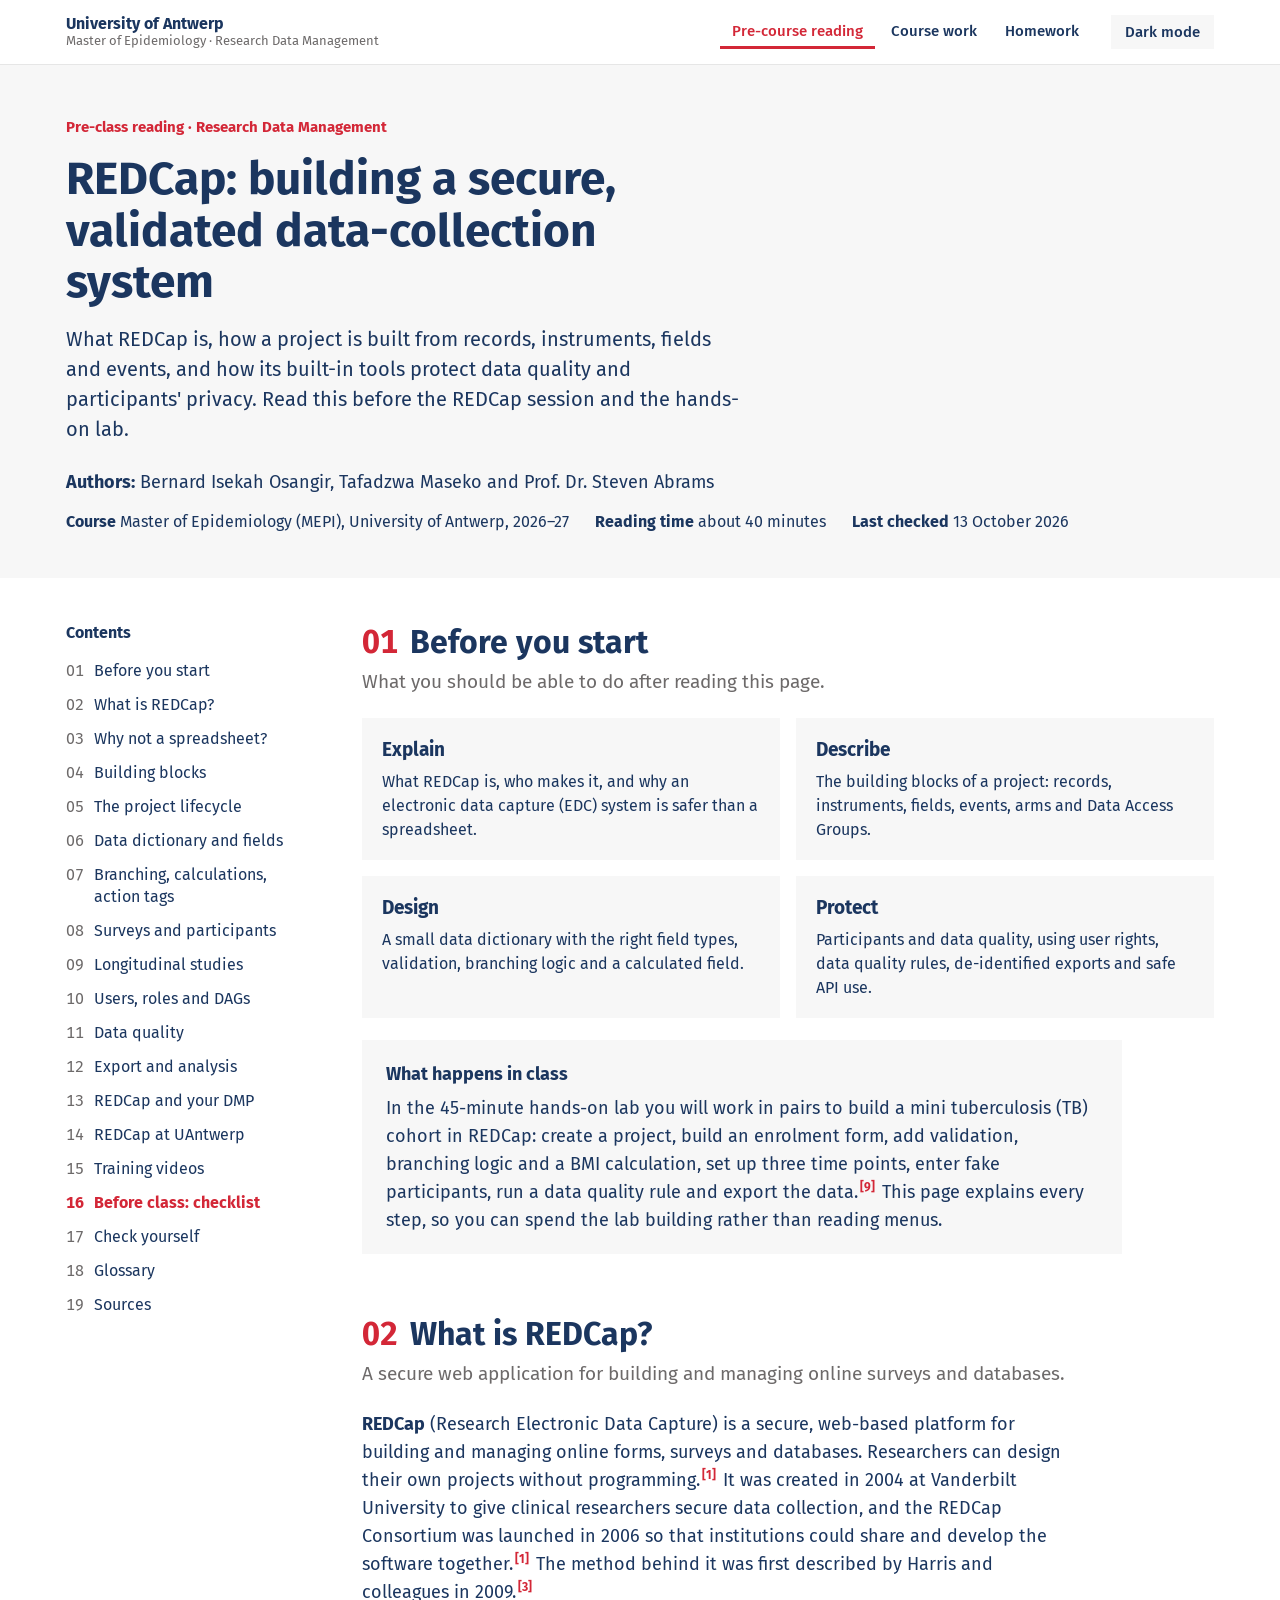
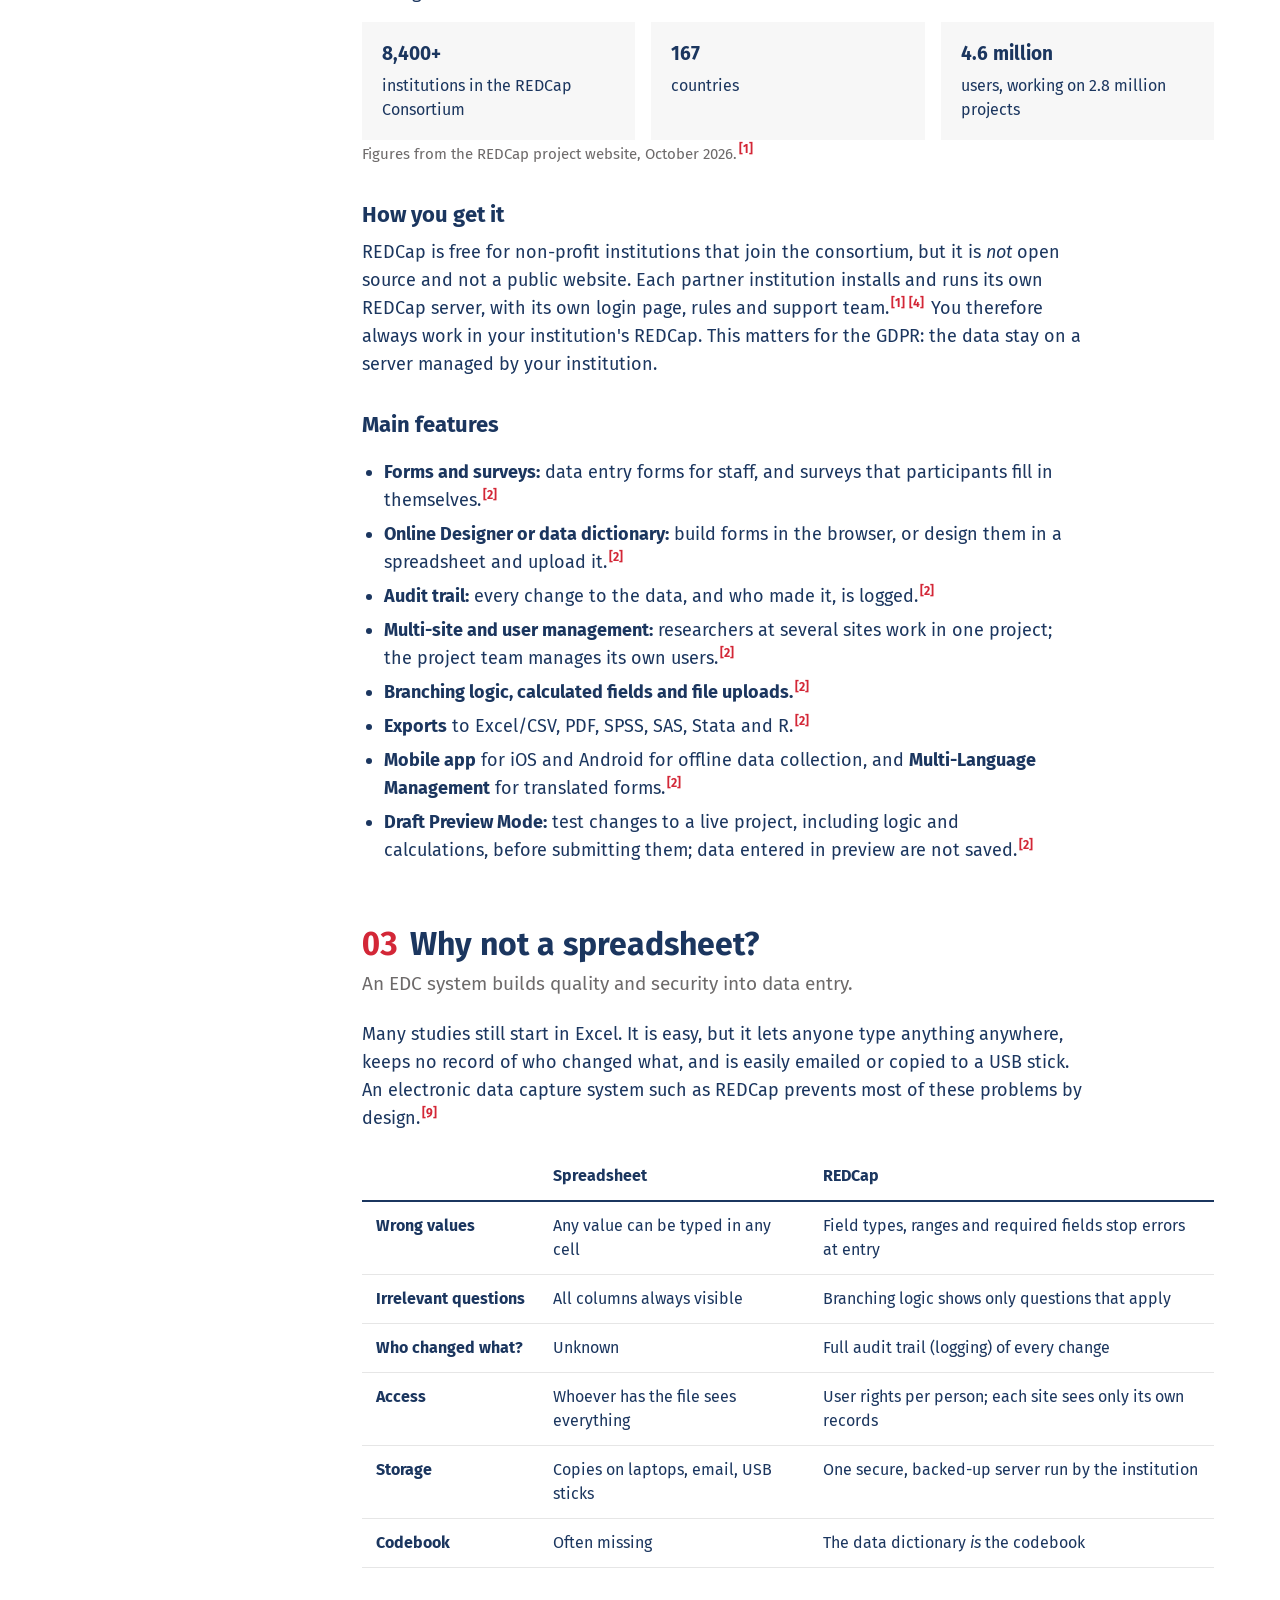
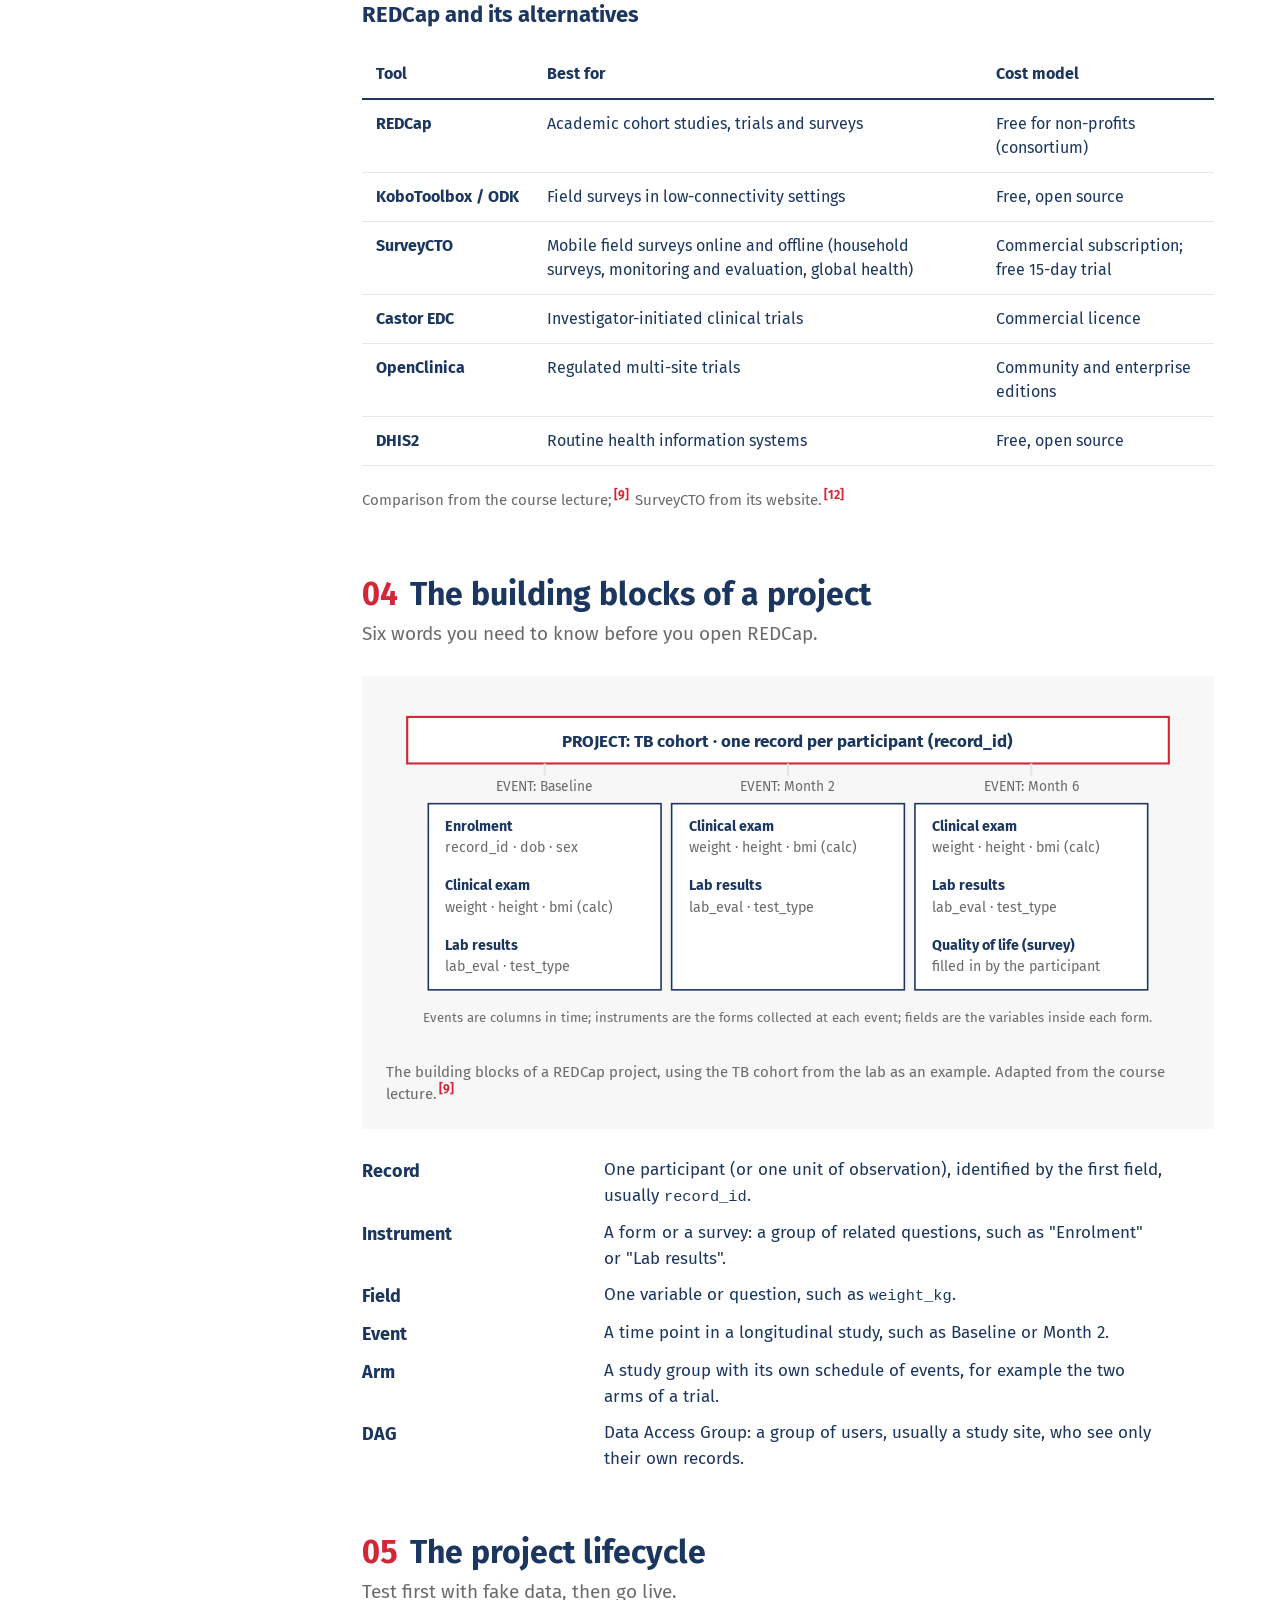
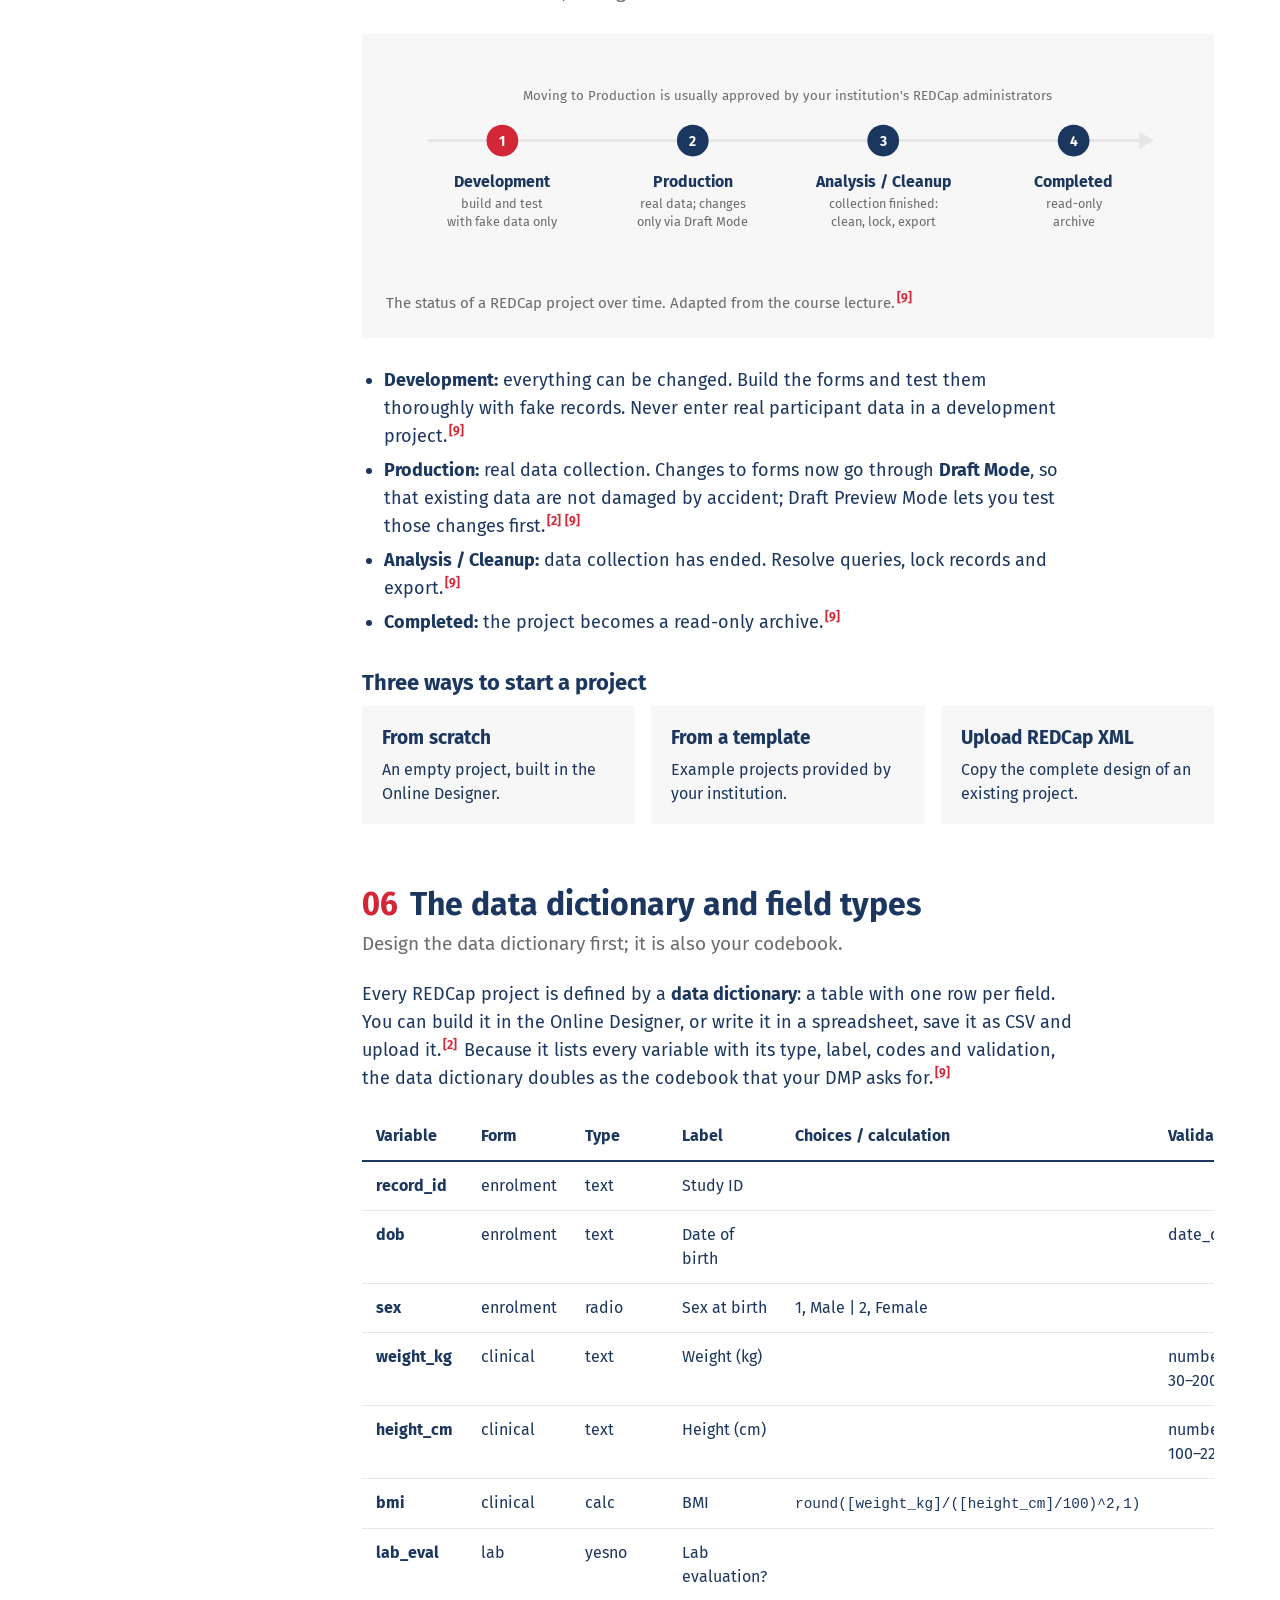
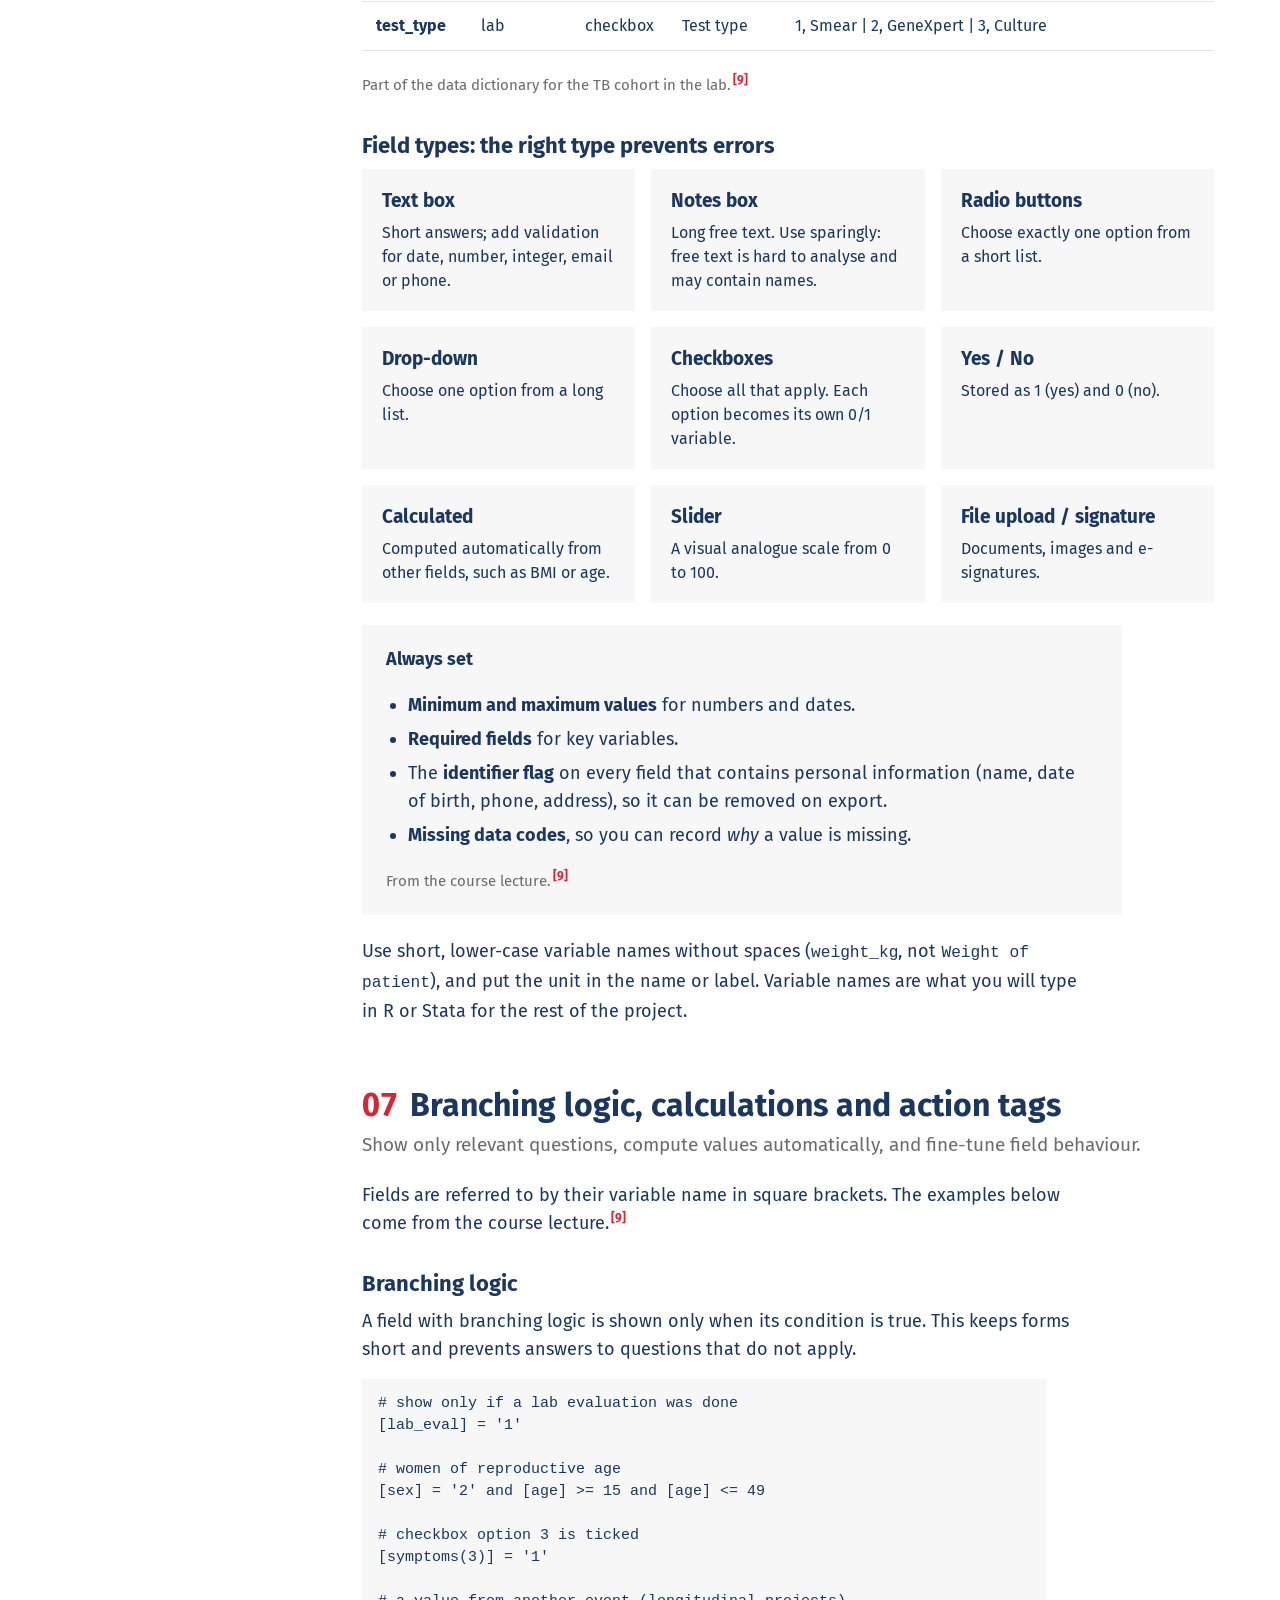
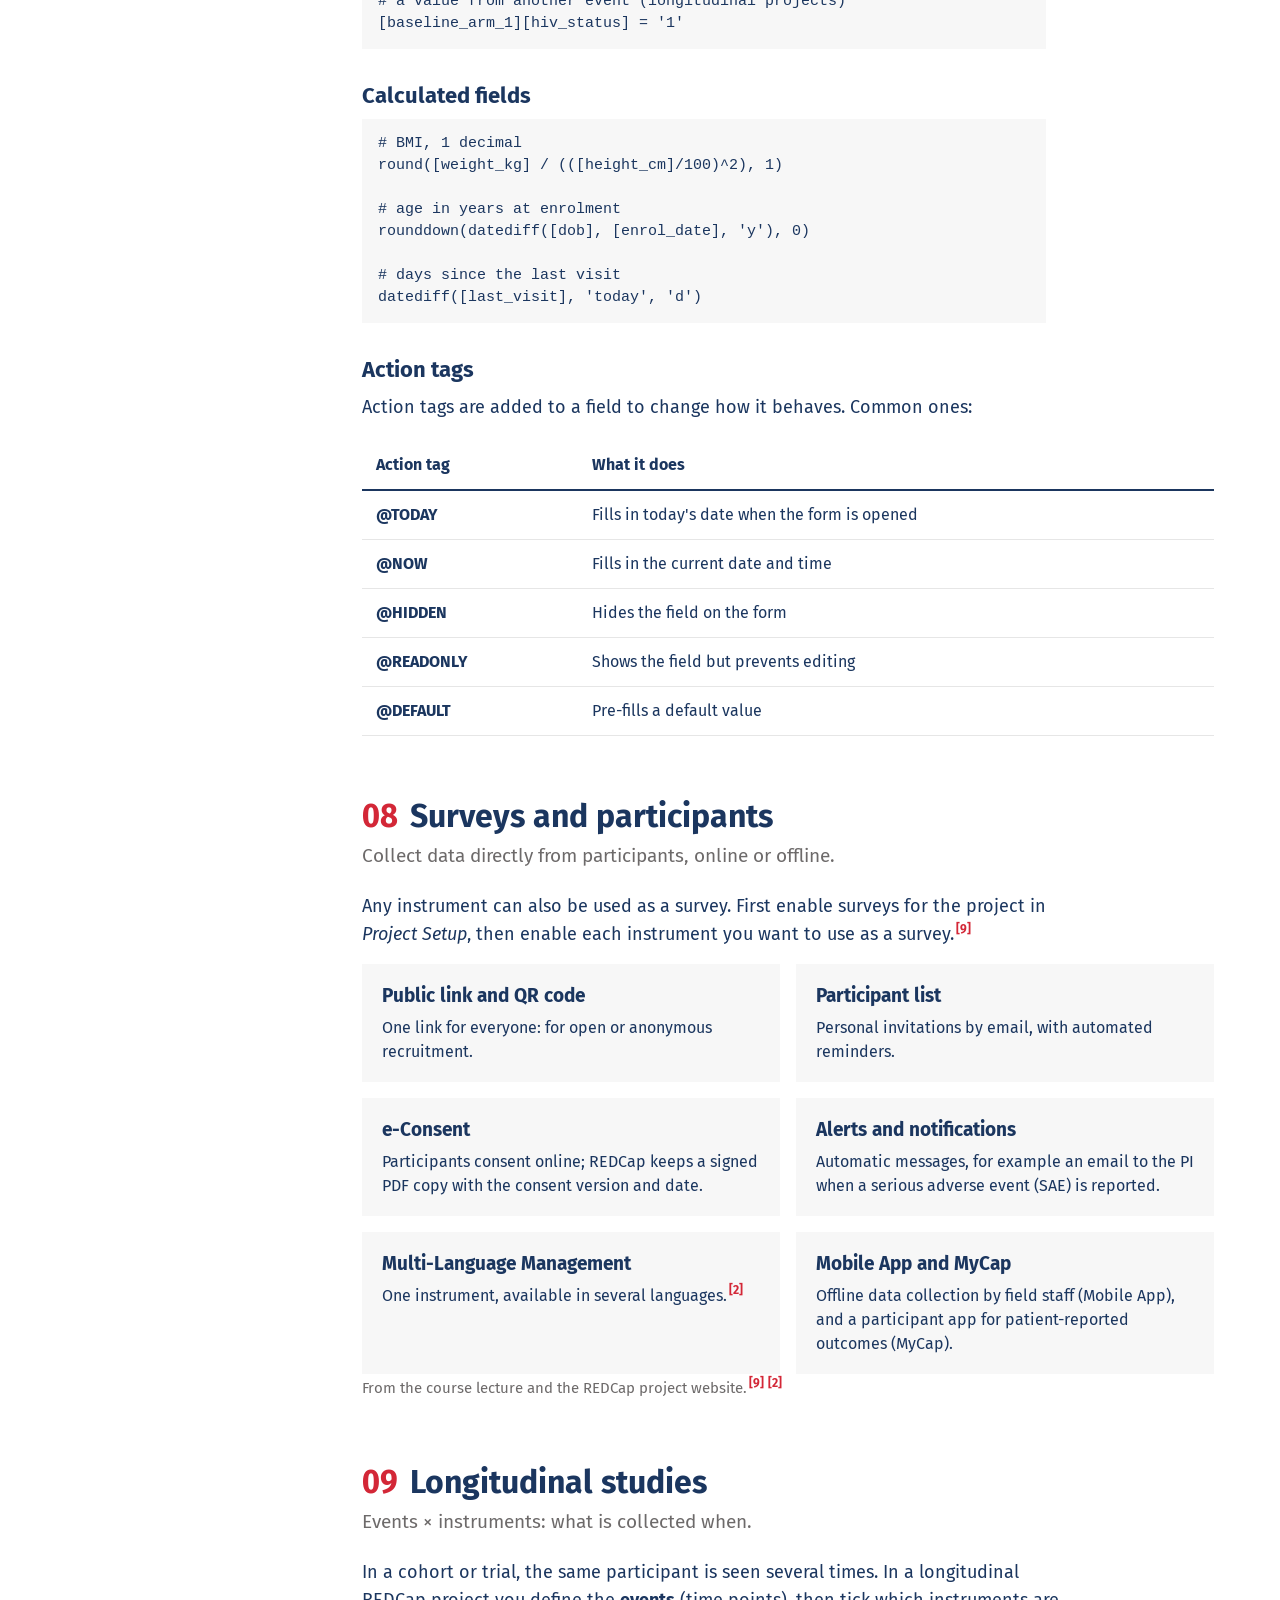
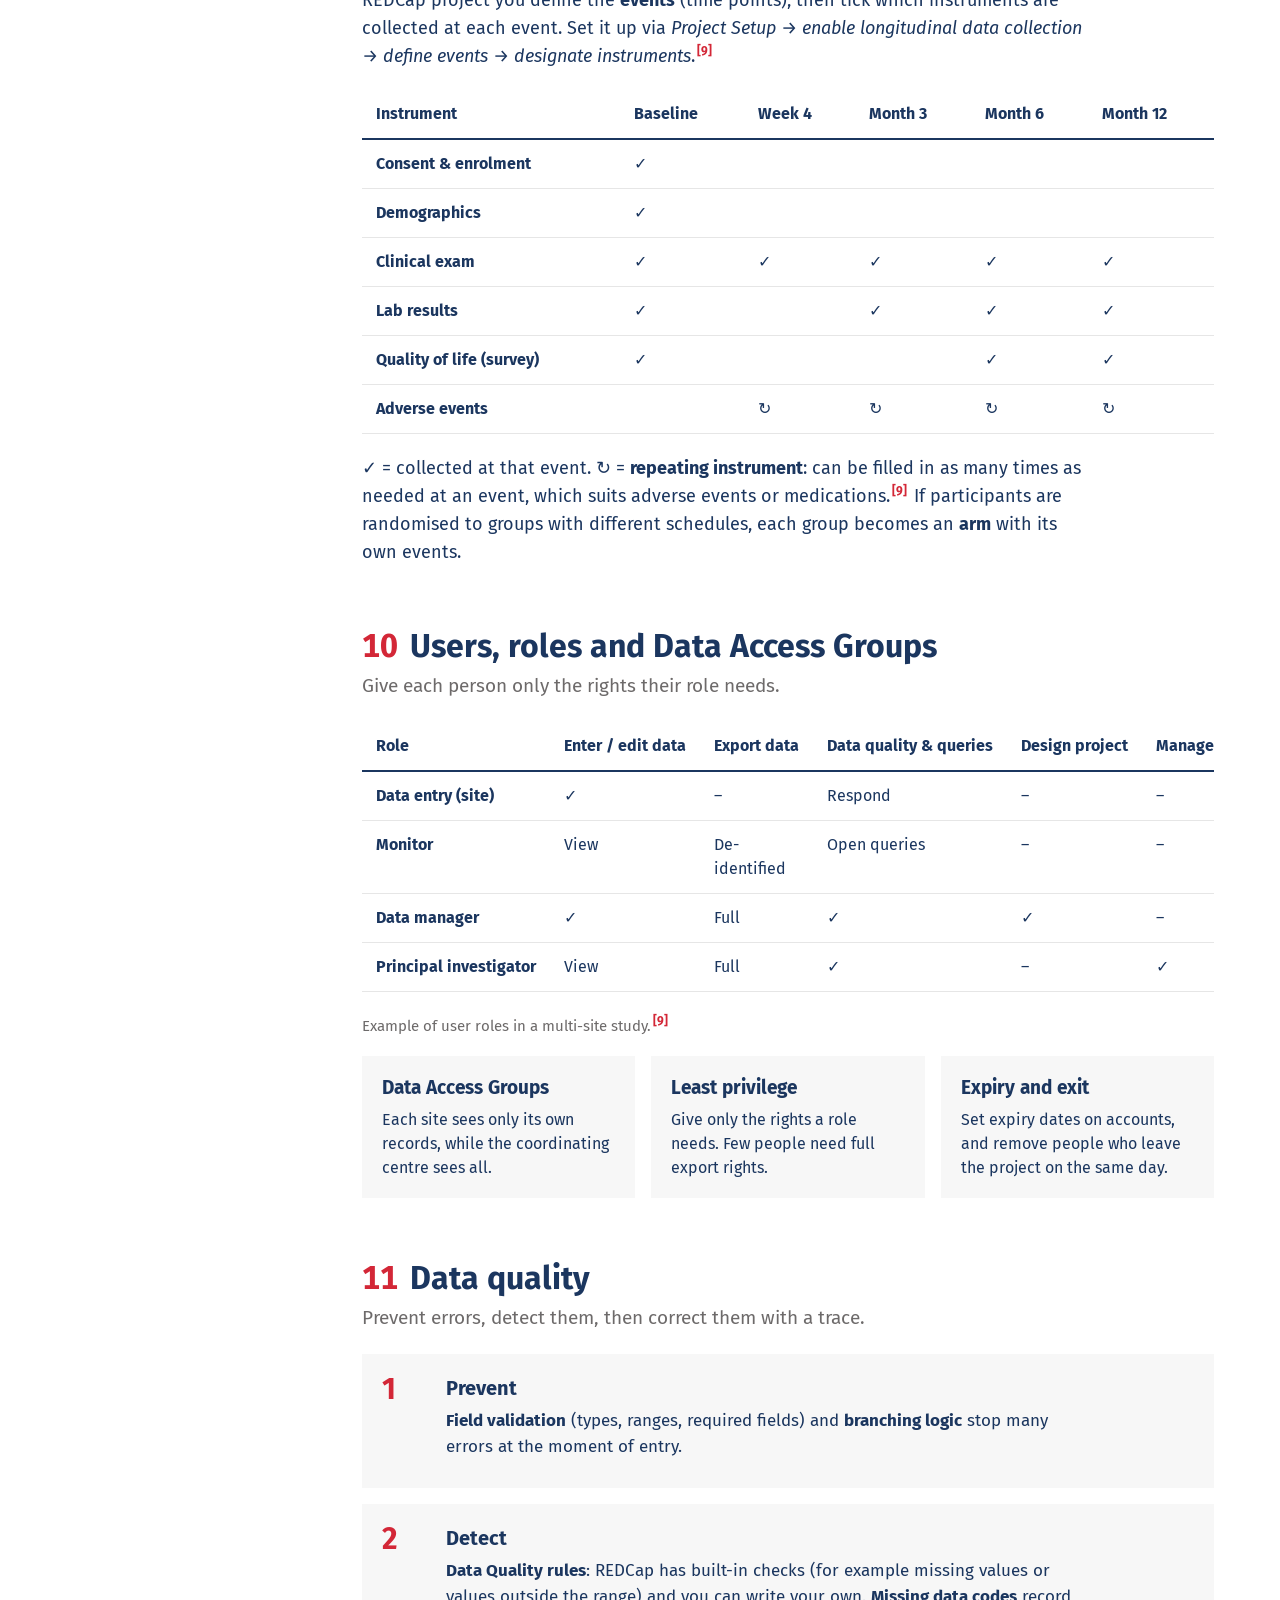
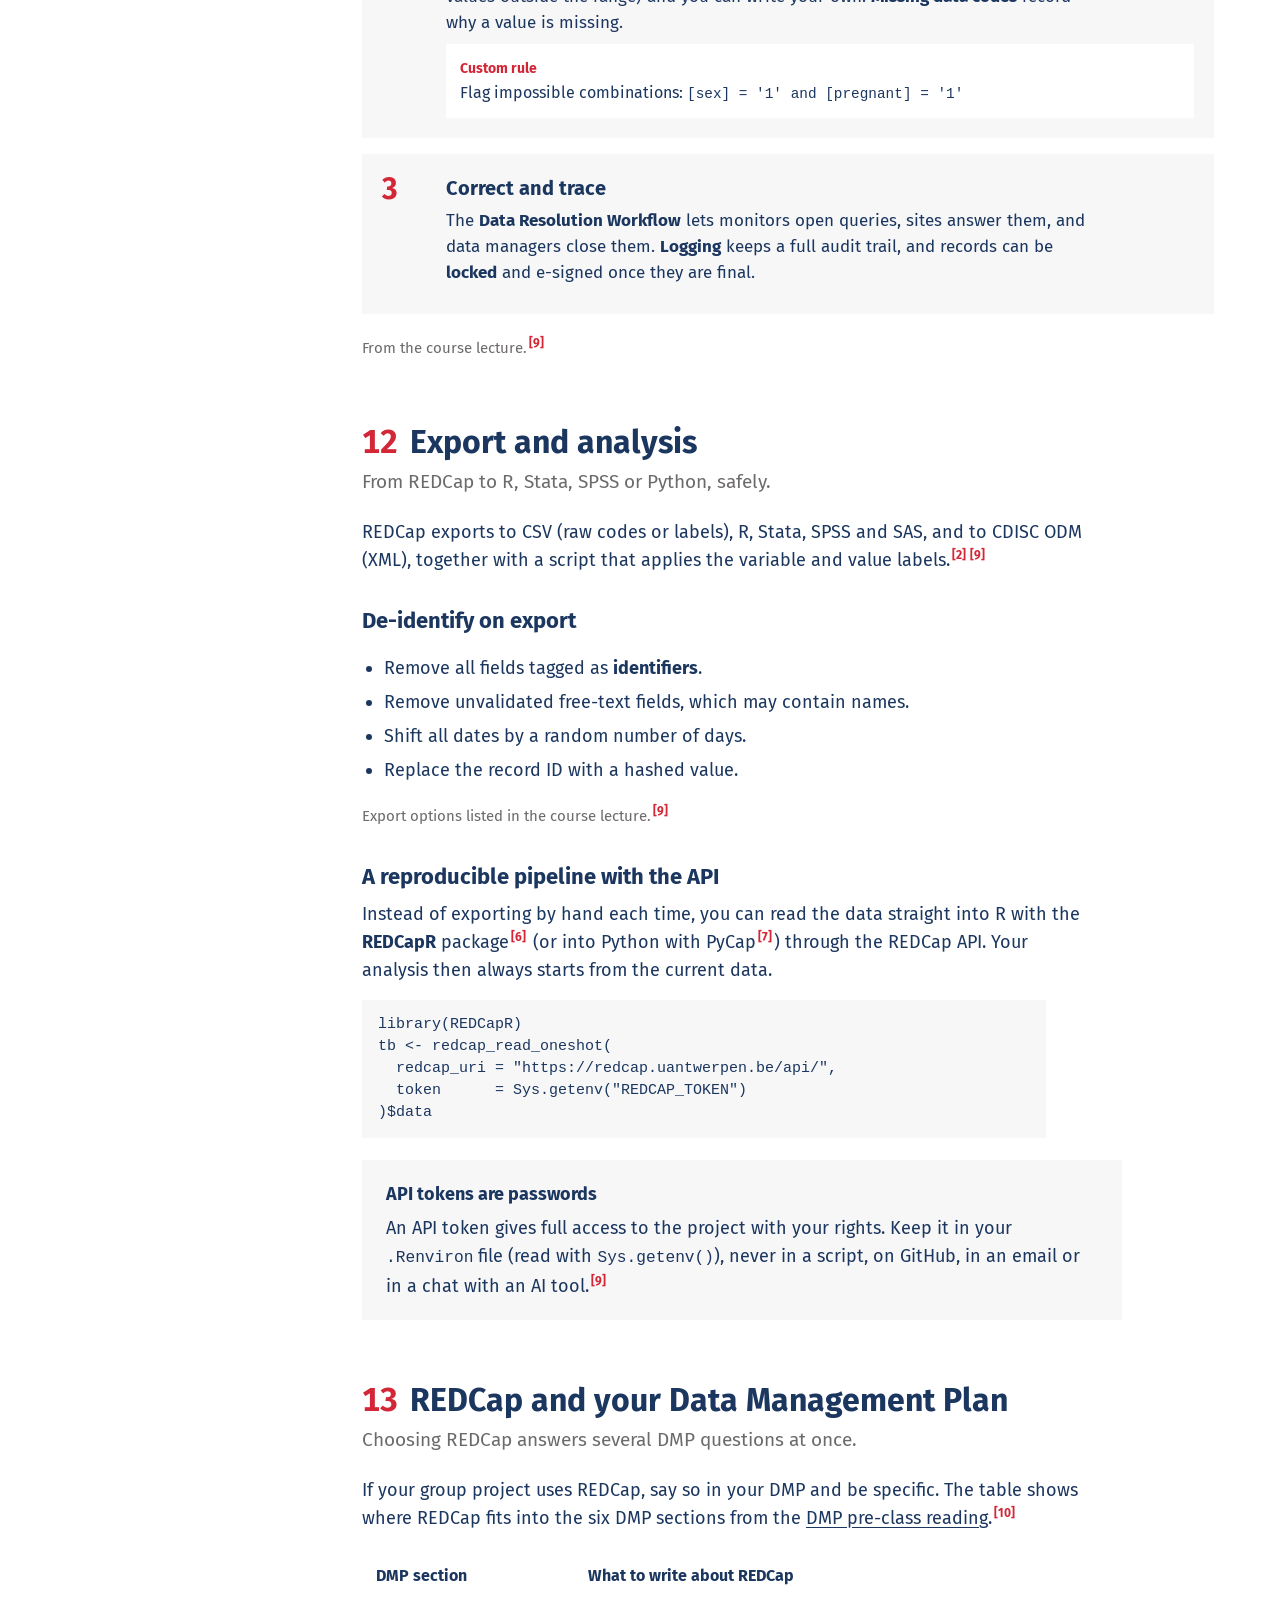
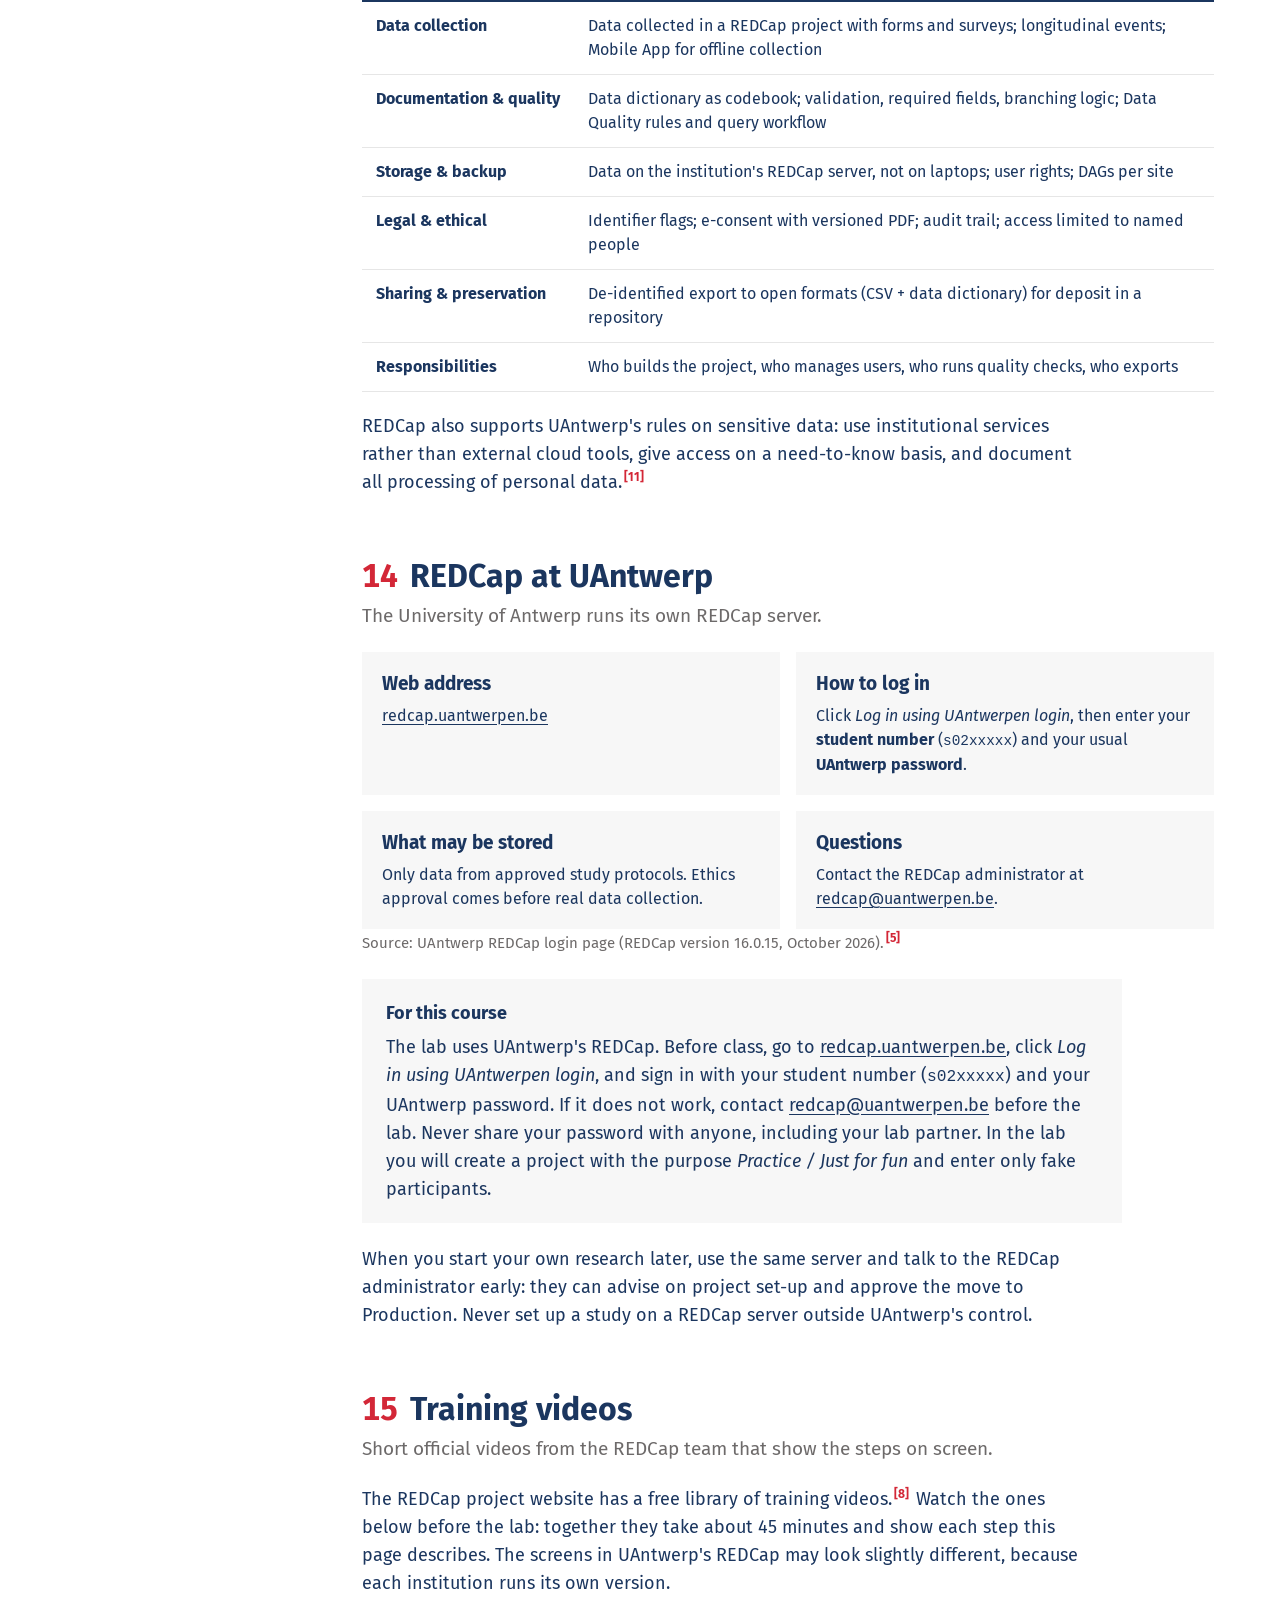
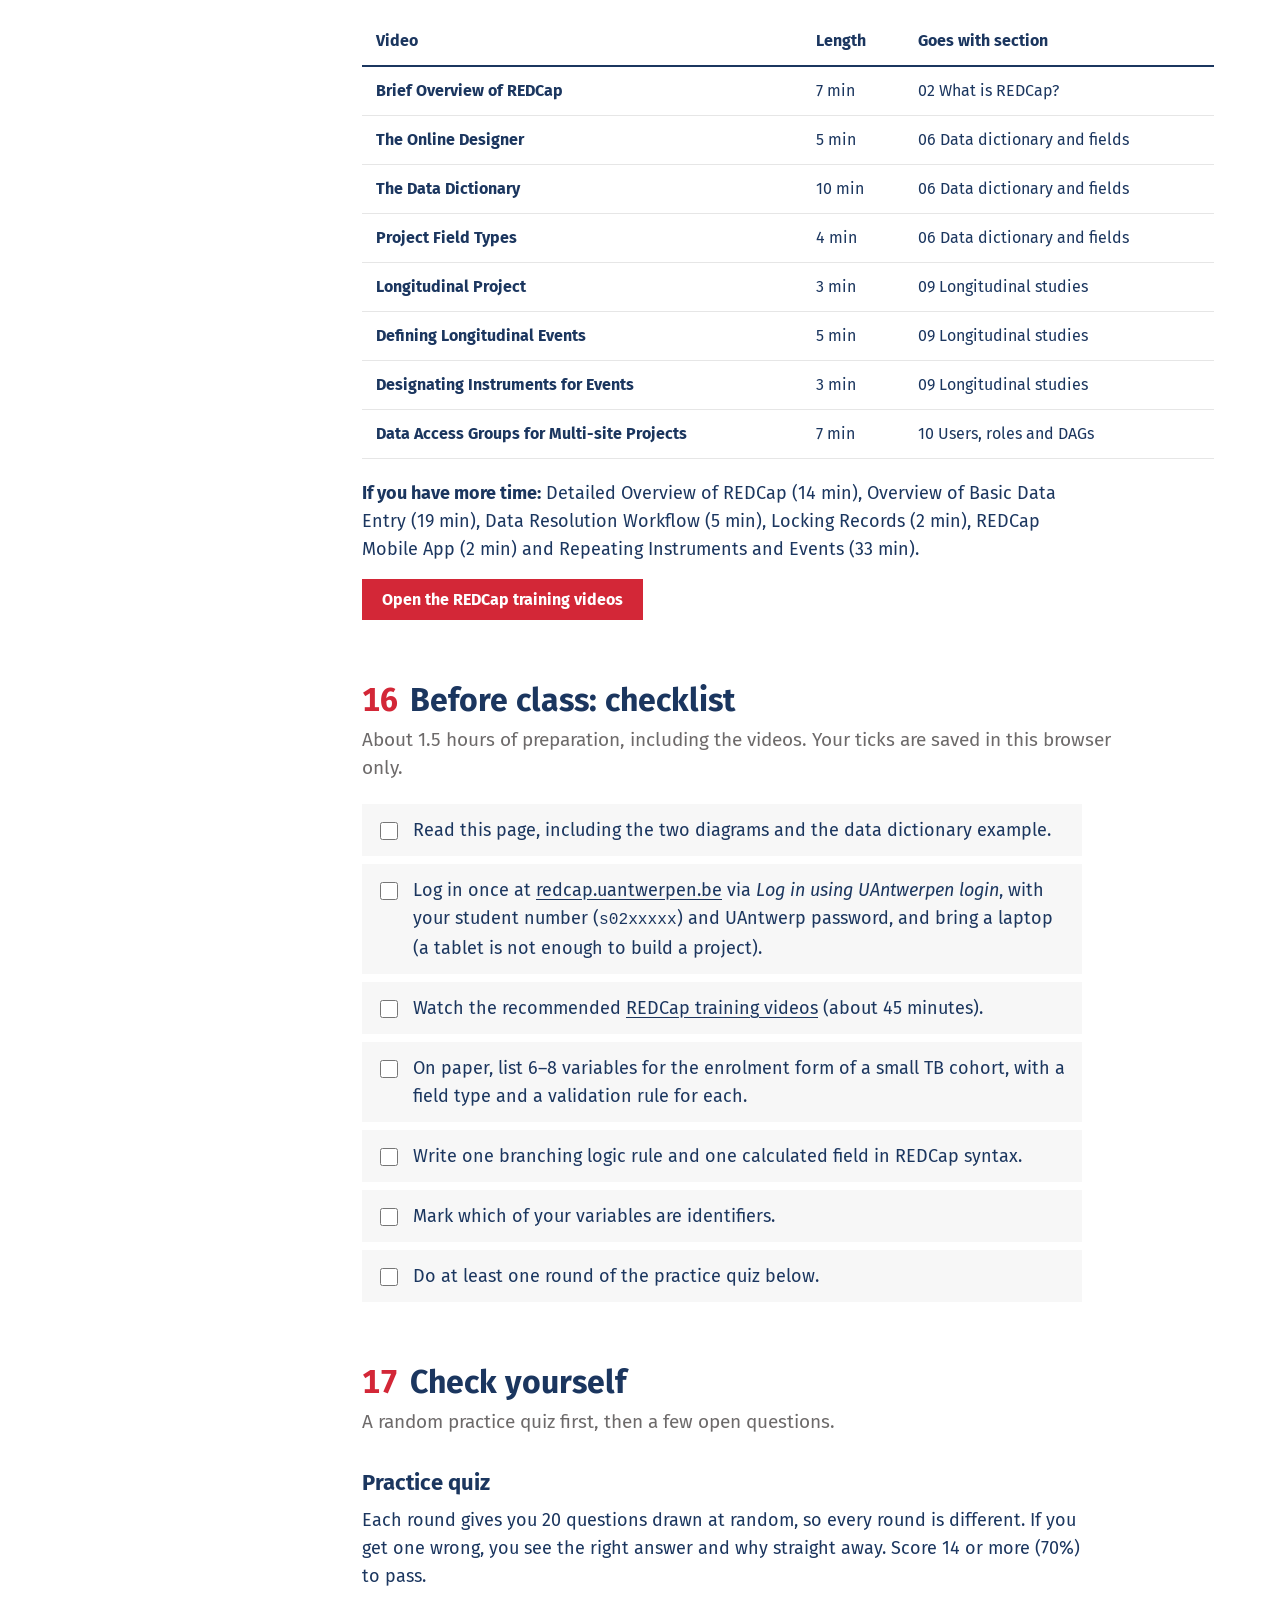
<file: index.html>
<!doctype html>
<html lang="en">
<head>
<meta charset="utf-8">
<meta name="viewport" content="width=device-width, initial-scale=1">
<title>REDCap: Pre-class Reading</title>
<meta name="description" content="Pre-class reading on REDCap (Research Electronic Data Capture) for the Research Data Management course, Master of Epidemiology, University of Antwerp.">
<link rel="preconnect" href="https://fonts.googleapis.com">
<link rel="preconnect" href="https://fonts.gstatic.com" crossorigin>
<link href="https://fonts.googleapis.com/css2?family=Fira+Sans:ital,wght@0,400;0,500;0,700;1,400&display=swap" rel="stylesheet">
<style>
/* Colours and type follow uantwerpen.be: navy text, red accent, light-grey panels.
   UAntwerp uses ITC Officina Sans (licensed); Fira Sans is the closest free match. */
:root{
  --navy:#1B365F; --red:#D32737; --grey:#6D6A6A; --panel:#F7F7F7; --line:#E6E6E6; --white:#ffffff; --link:#1B365F;
  /* aliases used by the inline diagrams */
  --bg:var(--white); --surface:var(--white); --surface-2:var(--panel); --text:var(--navy); --muted:var(--grey);
  --accent:var(--navy); --accent-soft:var(--panel); --accent-2:var(--red); --accent-2-soft:var(--panel); --gold:var(--navy); --gold-soft:var(--panel);
  --footer-bg:#1B365F; --footer-text:#ffffff; --ok:#1E7B4F; --ok-soft:#E5F3EC; --bad-soft:#FBE9EB;
}
/* Dark mode: same navy/red identity, light text on deep navy */
@media (prefers-color-scheme: dark){
  :root:not([data-theme="light"]){
    --navy:#E6ECF4; --red:#FF6B74; --grey:#A9B4C2; --panel:#17263C; --line:#2A3C57; --white:#0E1A2B; --link:#E6ECF4;
    --footer-bg:#08111D; --footer-text:#E6ECF4; --ok:#5FD39A; --ok-soft:#173A2C; --bad-soft:#3E1D24;
  }
}
:root[data-theme="dark"]{
  --navy:#E6ECF4; --red:#FF6B74; --grey:#A9B4C2; --panel:#17263C; --line:#2A3C57; --white:#0E1A2B; --link:#E6ECF4;
  --footer-bg:#08111D; --footer-text:#E6ECF4; --ok:#5FD39A; --ok-soft:#173A2C; --bad-soft:#3E1D24;
}
*{box-sizing:border-box}
html{scroll-behavior:smooth}
body{margin:0;background:var(--white);color:var(--navy);font:18px/28px "Fira Sans",Helvetica,Arial,sans-serif;-webkit-font-smoothing:antialiased}
a{color:var(--link);text-decoration:underline;text-underline-offset:3px}
a:hover{color:var(--red)}
.wrap{max-width:1180px;margin:0 auto;padding:0 16px}
.topbar{border-bottom:1px solid var(--line)}
.topbar .wrap{display:flex;align-items:center;gap:12px;height:64px;font-weight:700;font-size:16px;line-height:1.15}
.topbar .mark{width:30px;height:30px;background:var(--red);border-radius:4px;flex:none}
.topbar small{display:block;font-weight:400;color:var(--grey);font-size:13px}
.theme-toggle{margin-left:auto;font:500 15px "Fira Sans",Helvetica,Arial,sans-serif;background:var(--panel);color:var(--navy);border:0;padding:8px 14px;cursor:pointer}
.theme-toggle:hover{color:var(--red)}
.sitenav{display:flex;gap:4px;margin-left:auto}
.sitenav a{font-size:15px;font-weight:500;text-decoration:none;color:var(--navy);padding:8px 12px}
.sitenav a[aria-current="page"]{color:var(--red);box-shadow:inset 0 -3px 0 var(--red)}
.sitenav a:hover{color:var(--red)}
.sitenav + .theme-toggle{margin-left:8px}
@media (max-width:560px){.sitenav a{padding:8px 6px;font-size:14px}}
/* Practice quiz */
.pq{background:var(--panel);padding:24px;margin:8px 0 36px;max-width:76ch}
.pq-top{display:flex;flex-wrap:wrap;justify-content:space-between;gap:8px;font-size:15px;color:var(--grey);margin-bottom:10px}
.pq-top b{color:var(--navy)}
.pq-bar{height:6px;background:var(--line);margin-bottom:20px}
.pq-bar span{display:block;height:100%;width:0;background:var(--red);transition:width .4s ease}
.pq-card{transition:opacity .35s ease, transform .35s ease}
.pq-card.out{opacity:0;transform:translateY(-12px)}
.pq-card.in{opacity:0;transform:translateY(12px)}
.pq-q{font-size:21px;line-height:30px;font-weight:700;margin:0 0 16px}
.pq-opts{display:grid;gap:10px}
.pq-opt{text-align:left;font:inherit;font-size:17px;line-height:25px;color:var(--navy);background:var(--white);border:2px solid transparent;padding:12px 16px;cursor:pointer}
.pq-opt:hover:not(:disabled){border-color:var(--navy)}
.pq-opt:disabled{cursor:default}
.pq-opt.correct{border-color:var(--ok);background:var(--ok-soft)}
.pq-opt.wrong{border-color:var(--red);background:var(--bad-soft)}
.pq-fb{margin-top:16px;padding:14px 16px;background:var(--white);font-size:17px;line-height:26px}
.pq-fb[hidden]{display:none}
.pq-fb .yay{display:inline-block;font-size:26px;font-weight:700;color:var(--ok);animation:pop .5s ease}
.pq-fb .nope{font-weight:700;color:var(--red)}
.pq-btn{font:700 16px "Fira Sans",Helvetica,Arial,sans-serif;background:var(--red);color:#fff;border:0;padding:11px 20px;cursor:pointer;margin-top:14px}
.pq-btn:hover{filter:brightness(1.08)}
.pq-end{text-align:center;padding:12px 0}
.pq-end .big{font-size:40px;line-height:48px;font-weight:700;margin:6px 0}
.pq-end .score{font-size:20px;margin:0 0 6px}
@keyframes pop{0%{transform:scale(.4);opacity:0}70%{transform:scale(1.15);opacity:1}100%{transform:scale(1)}}
@media (prefers-reduced-motion: reduce){.pq-card,.pq-bar span{transition:none}.pq-fb .yay{animation:none}}
header.hero{background:var(--panel)}
.hero .wrap{padding-top:48px;padding-bottom:44px}
.eyebrow{font-weight:700;font-size:15px;color:var(--red);margin:0 0 12px}
h1{font-size:clamp(32px,4.6vw,46px);line-height:1.12;font-weight:700;margin:0 0 16px;max-width:24ch}
.lede{font-size:20px;line-height:30px;max-width:62ch;margin:0 0 24px}
.meta{display:flex;flex-wrap:wrap;gap:6px 26px;font-size:16px;line-height:24px}
.meta b{font-weight:700}
.authors{font-size:18px;margin:0 0 14px}
.layout{display:grid;grid-template-columns:240px minmax(0,1fr);gap:56px;padding-top:44px;padding-bottom:80px}
nav.toc{position:sticky;top:20px;align-self:start;font-size:16px;line-height:22px;max-height:calc(100vh - 40px);overflow:auto}
nav.toc p{font-weight:700;margin:0 0 10px}
nav.toc ol{list-style:none;margin:0;padding:0;counter-reset:t}
nav.toc li{counter-increment:t;margin:0}
nav.toc a{display:flex;gap:10px;padding:6px 0;color:var(--navy);text-decoration:none}
nav.toc a::before{content:counter(t,decimal-leading-zero);color:var(--grey);font-variant-numeric:tabular-nums}
nav.toc a:hover,nav.toc a.active{color:var(--red)}
nav.toc a.active{font-weight:700}
nav.toc a.active::before{color:var(--red)}
main{min-width:0}
section{margin-bottom:60px;scroll-margin-top:16px}
h2{font-size:32px;line-height:40px;font-weight:700;margin:0 0 6px}
h2 .num{color:var(--red);margin-right:12px;font-variant-numeric:tabular-nums}
.sub{color:var(--grey);font-size:19px;margin:0 0 22px}
h3{font-size:22px;line-height:30px;font-weight:700;margin:32px 0 8px}
p{margin:0 0 16px;max-width:72ch}
ul,ol{max-width:70ch;padding-left:22px}
li{margin-bottom:6px}
strong,b{font-weight:700}
code{font-family:Consolas,"Courier New",monospace;font-size:.9em}
sup{line-height:0;vertical-align:super}
sup.cite a{font-weight:700;font-size:12px;text-decoration:none;padding:0 2px;color:var(--red)}
.callout{background:var(--panel);padding:20px 24px;margin:22px 0;max-width:76ch}
.callout-title{font-weight:700;font-size:18px;margin:0 0 6px}
.callout p:last-child,.callout ul:last-child{margin-bottom:0}
.grid{display:grid;gap:16px}
.g3{grid-template-columns:repeat(3,minmax(0,1fr))}
.g2{grid-template-columns:repeat(2,minmax(0,1fr))}
.card{background:var(--panel);padding:18px 20px}
.card h4{margin:0 0 6px;font-size:19px;font-weight:700}
.card p{font-size:16px;line-height:24px;margin:0}
figure{margin:28px 0;background:var(--panel);padding:24px}
figure svg{width:100%;height:auto;display:block}
figcaption{font-size:15px;line-height:22px;color:var(--grey);margin-top:12px}
.tablewrap{overflow-x:auto;margin:20px 0}
table{border-collapse:collapse;width:100%;font-size:16px;line-height:24px}
th,td{text-align:left;vertical-align:top;padding:12px 14px;border-bottom:1px solid var(--line)}
th{font-weight:700;white-space:nowrap;border-bottom:2px solid var(--navy)}
td:first-child{font-weight:700;white-space:nowrap}
.tag{display:inline-block;font-size:13px;font-weight:400;color:var(--grey)}
.sections{display:grid;gap:16px;margin:20px 0}
.sec{display:grid;grid-template-columns:48px minmax(0,1fr);gap:16px;background:var(--panel);padding:20px}
.sec .n{font-weight:700;font-size:30px;line-height:1;color:var(--red)}
.sec h4{font-size:20px;font-weight:700;margin:0 0 6px}
.sec p{font-size:17px;line-height:26px;margin:0 0 8px}
.sec .ex{font-size:16px;line-height:24px;background:var(--white);padding:12px 14px;margin-top:8px}
.sec .ex b{font-size:14px;color:var(--red)}
.checklist{list-style:none;padding:0;max-width:72ch}
.checklist li{display:flex;gap:12px;align-items:flex-start;padding:12px 14px;background:var(--panel);margin-bottom:8px}
.checklist input{margin-top:6px;width:18px;height:18px;accent-color:var(--red);flex:none}
.checklist label{cursor:pointer}
.checklist input:checked + label{color:var(--grey);text-decoration:line-through}
details{background:var(--panel);margin-bottom:8px;max-width:76ch}
summary{cursor:pointer;padding:14px 18px;font-weight:700;list-style:none;display:flex;gap:10px}
summary::-webkit-details-marker{display:none}
summary::before{content:"+";color:var(--red);font-weight:700;width:12px;flex:none}
details[open] summary::before{content:"\2013"}
details .ans{padding:0 18px 16px 40px;font-size:17px;line-height:26px}
details .ans p{margin-bottom:8px}
dl.gloss{display:grid;grid-template-columns:minmax(150px,220px) minmax(0,1fr);gap:10px 22px;max-width:80ch}
dl.gloss dt{font-weight:700}
dl.gloss dd{margin:0;font-size:17px;line-height:26px}
ol.refs{font-size:16px;line-height:24px;max-width:none;padding-left:28px}
ol.refs li{margin-bottom:10px;scroll-margin-top:16px;overflow-wrap:anywhere}
ol.refs li:target{background:var(--panel)}
footer{background:var(--footer-bg);color:var(--footer-text);font-size:16px;line-height:24px;padding:32px 0 44px}
footer a{color:var(--footer-text)}
pre{background:var(--panel);padding:14px 16px;overflow-x:auto;font-size:15px;line-height:22px;margin:0 0 18px;max-width:76ch}
pre code{font-size:inherit}
@media (max-width:900px){
  .layout{grid-template-columns:minmax(0,1fr);gap:20px}
  nav.toc{position:static;max-height:none;background:var(--panel);padding:16px}
  .g3,.g2{grid-template-columns:minmax(0,1fr)}
}
@media (max-width:560px){
  body{font-size:17px;line-height:26px}
  .lede{font-size:18px;line-height:27px}
  h2{font-size:27px;line-height:34px}
  .sec{grid-template-columns:minmax(0,1fr);gap:6px}
  dl.gloss{grid-template-columns:minmax(0,1fr);gap:2px}
  dl.gloss dd{margin-bottom:10px}
}
@media print{nav.toc,.topbar{display:none}.layout{display:block}}
</style>
</head>
<body>

<div class="topbar"><div class="wrap"><span>University of Antwerp<small>Master of Epidemiology · Research Data Management</small></span><nav class="sitenav" aria-label="Site"><a href="./" aria-current="page">Pre-course reading</a><a href="coursework/">Course work</a><a href="homework/">Homework</a></nav><button class="theme-toggle" type="button" id="themeToggle" aria-label="Switch between light and dark mode">Dark mode</button></div></div>

<header class="hero">
  <div class="wrap">
    <p class="eyebrow">Pre-class reading · Research Data Management</p>
    <h1>REDCap: building a secure, validated data-collection system</h1>
    <p class="lede">What REDCap is, how a project is built from records, instruments, fields and events, and how its built-in tools protect data quality and participants' privacy. Read this before the REDCap session and the hands-on lab.</p>
    <p class="authors"><b>Authors:</b> Bernard Isekah Osangir, Tafadzwa Maseko and Prof. Dr. Steven Abrams</p>
    <div class="meta">
      <span><b>Course</b> Master of Epidemiology (MEPI), University of Antwerp, 2026–27</span>
      <span><b>Reading time</b> about 40 minutes</span>
      <span><b>Last checked</b> 13 October 2026</span>
    </div>
  </div>
</header>

<div class="wrap layout">
  <nav class="toc" aria-label="Contents">
    <p>Contents</p>
    <ol>
      <li><a href="#goals">Before you start</a></li>
      <li><a href="#what">What is REDCap?</a></li>
      <li><a href="#why">Why not a spreadsheet?</a></li>
      <li><a href="#blocks">Building blocks</a></li>
      <li><a href="#lifecycle">The project lifecycle</a></li>
      <li><a href="#dictionary">Data dictionary and fields</a></li>
      <li><a href="#logic">Branching, calculations, action tags</a></li>
      <li><a href="#surveys">Surveys and participants</a></li>
      <li><a href="#longitudinal">Longitudinal studies</a></li>
      <li><a href="#users">Users, roles and DAGs</a></li>
      <li><a href="#quality">Data quality</a></li>
      <li><a href="#export">Export and analysis</a></li>
      <li><a href="#dmp">REDCap and your DMP</a></li>
      <li><a href="#belgium">REDCap at UAntwerp</a></li>
      <li><a href="#videos">Training videos</a></li>
      <li><a href="#prepare">Before class: checklist</a></li>
      <li><a href="#quiz">Check yourself</a></li>
      <li><a href="#glossary">Glossary</a></li>
      <li><a href="#refs">Sources</a></li>
    </ol>
  </nav>

  <main>

  <section id="goals">
    <h2><span class="num">01</span>Before you start</h2>
    <p class="sub">What you should be able to do after reading this page.</p>
    <div class="grid g2">
      <div class="card"><h4>Explain</h4><p>What REDCap is, who makes it, and why an electronic data capture (EDC) system is safer than a spreadsheet.</p></div>
      <div class="card"><h4>Describe</h4><p>The building blocks of a project: records, instruments, fields, events, arms and Data Access Groups.</p></div>
      <div class="card"><h4>Design</h4><p>A small data dictionary with the right field types, validation, branching logic and a calculated field.</p></div>
      <div class="card"><h4>Protect</h4><p>Participants and data quality, using user rights, data quality rules, de-identified exports and safe API use.</p></div>
    </div>
    <div class="callout">
      <p class="callout-title">What happens in class</p>
      <p>In the 45-minute hands-on lab you will work in pairs to build a mini tuberculosis (TB) cohort in REDCap: create a project, build an enrolment form, add validation, branching logic and a BMI calculation, set up three time points, enter fake participants, run a data quality rule and export the data.<sup class="cite"><a href="#r9">[9]</a></sup> This page explains every step, so you can spend the lab building rather than reading menus.</p>
    </div>
  </section>

  <section id="what">
    <h2><span class="num">02</span>What is REDCap?</h2>
    <p class="sub">A secure web application for building and managing online surveys and databases.</p>
    <p><strong>REDCap</strong> (Research Electronic Data Capture) is a secure, web-based platform for building and managing online forms, surveys and databases. Researchers can design their own projects without programming.<sup class="cite"><a href="#r1">[1]</a></sup> It was created in 2004 at Vanderbilt University to give clinical researchers secure data collection, and the REDCap Consortium was launched in 2006 so that institutions could share and develop the software together.<sup class="cite"><a href="#r1">[1]</a></sup> The method behind it was first described by Harris and colleagues in 2009.<sup class="cite"><a href="#r3">[3]</a></sup></p>
    <div class="grid g3">
      <div class="card"><h4>8,400+</h4><p>institutions in the REDCap Consortium</p></div>
      <div class="card"><h4>167</h4><p>countries</p></div>
      <div class="card"><h4>4.6 million</h4><p>users, working on 2.8 million projects</p></div>
    </div>
    <p style="font-size:15px;color:var(--grey)">Figures from the REDCap project website, October 2026.<sup class="cite"><a href="#r1">[1]</a></sup></p>
    <h3>How you get it</h3>
    <p>REDCap is free for non-profit institutions that join the consortium, but it is <em>not</em> open source and not a public website. Each partner institution installs and runs its own REDCap server, with its own login page, rules and support team.<sup class="cite"><a href="#r1">[1]</a><a href="#r4">[4]</a></sup> You therefore always work in your institution's REDCap. This matters for the GDPR: the data stay on a server managed by your institution.</p>
    <h3>Main features</h3>
    <ul>
      <li><strong>Forms and surveys:</strong> data entry forms for staff, and surveys that participants fill in themselves.<sup class="cite"><a href="#r2">[2]</a></sup></li>
      <li><strong>Online Designer or data dictionary:</strong> build forms in the browser, or design them in a spreadsheet and upload it.<sup class="cite"><a href="#r2">[2]</a></sup></li>
      <li><strong>Audit trail:</strong> every change to the data, and who made it, is logged.<sup class="cite"><a href="#r2">[2]</a></sup></li>
      <li><strong>Multi-site and user management:</strong> researchers at several sites work in one project; the project team manages its own users.<sup class="cite"><a href="#r2">[2]</a></sup></li>
      <li><strong>Branching logic, calculated fields and file uploads.</strong><sup class="cite"><a href="#r2">[2]</a></sup></li>
      <li><strong>Exports</strong> to Excel/CSV, PDF, SPSS, SAS, Stata and R.<sup class="cite"><a href="#r2">[2]</a></sup></li>
      <li><strong>Mobile app</strong> for iOS and Android for offline data collection, and <strong>Multi-Language Management</strong> for translated forms.<sup class="cite"><a href="#r2">[2]</a></sup></li>
      <li><strong>Draft Preview Mode:</strong> test changes to a live project, including logic and calculations, before submitting them; data entered in preview are not saved.<sup class="cite"><a href="#r2">[2]</a></sup></li>
    </ul>
  </section>

  <section id="why">
    <h2><span class="num">03</span>Why not a spreadsheet?</h2>
    <p class="sub">An EDC system builds quality and security into data entry.</p>
    <p>Many studies still start in Excel. It is easy, but it lets anyone type anything anywhere, keeps no record of who changed what, and is easily emailed or copied to a USB stick. An electronic data capture system such as REDCap prevents most of these problems by design.<sup class="cite"><a href="#r9">[9]</a></sup></p>
    <div class="tablewrap">
      <table>
        <thead><tr><th></th><th>Spreadsheet</th><th>REDCap</th></tr></thead>
        <tbody>
          <tr><td>Wrong values</td><td>Any value can be typed in any cell</td><td>Field types, ranges and required fields stop errors at entry</td></tr>
          <tr><td>Irrelevant questions</td><td>All columns always visible</td><td>Branching logic shows only questions that apply</td></tr>
          <tr><td>Who changed what?</td><td>Unknown</td><td>Full audit trail (logging) of every change</td></tr>
          <tr><td>Access</td><td>Whoever has the file sees everything</td><td>User rights per person; each site sees only its own records</td></tr>
          <tr><td>Storage</td><td>Copies on laptops, email, USB sticks</td><td>One secure, backed-up server run by the institution</td></tr>
          <tr><td>Codebook</td><td>Often missing</td><td>The data dictionary <em>is</em> the codebook</td></tr>
        </tbody>
      </table>
    </div>
    <h3>REDCap and its alternatives</h3>
    <div class="tablewrap">
      <table>
        <thead><tr><th>Tool</th><th>Best for</th><th>Cost model</th></tr></thead>
        <tbody>
          <tr><td>REDCap</td><td>Academic cohort studies, trials and surveys</td><td>Free for non-profits (consortium)</td></tr>
          <tr><td>KoboToolbox / ODK</td><td>Field surveys in low-connectivity settings</td><td>Free, open source</td></tr>
          <tr><td>SurveyCTO</td><td>Mobile field surveys online and offline (household surveys, monitoring and evaluation, global health)</td><td>Commercial subscription; free 15-day trial</td></tr>
          <tr><td>Castor EDC</td><td>Investigator-initiated clinical trials</td><td>Commercial licence</td></tr>
          <tr><td>OpenClinica</td><td>Regulated multi-site trials</td><td>Community and enterprise editions</td></tr>
          <tr><td>DHIS2</td><td>Routine health information systems</td><td>Free, open source</td></tr>
        </tbody>
      </table>
    </div>
    <p style="font-size:15px;color:var(--grey)">Comparison from the course lecture;<sup class="cite"><a href="#r9">[9]</a></sup> SurveyCTO from its website.<sup class="cite"><a href="#r12">[12]</a></sup></p>
  </section>

  <section id="blocks">
    <h2><span class="num">04</span>The building blocks of a project</h2>
    <p class="sub">Six words you need to know before you open REDCap.</p>
    <figure>
      <svg viewBox="0 0 760 330" role="img" aria-labelledby="bbT bbD">
        <title id="bbT">REDCap building blocks</title>
        <desc id="bbD">A TB cohort project with three events (Baseline, Month 2, Month 6). Each event contains instruments (Enrolment, Clinical exam, Lab results), and each instrument contains fields such as record_id, weight_kg and smear_result.</desc>
        <g font-family="Fira Sans,Helvetica,Arial,sans-serif">
          <rect x="20" y="16" width="720" height="44" fill="var(--white)" stroke="var(--red)" stroke-width="2"/>
          <text x="380" y="44" text-anchor="middle" font-size="16" font-weight="700" fill="var(--text)">PROJECT: TB cohort  ·  one record per participant (record_id)</text>
          <g font-size="13" fill="var(--muted)" text-anchor="middle">
            <text x="150" y="86">EVENT: Baseline</text><text x="380" y="86">EVENT: Month 2</text><text x="610" y="86">EVENT: Month 6</text>
          </g>
          <g stroke="var(--line)" stroke-width="2"><line x1="150" y1="60" x2="150" y2="72"/><line x1="380" y1="60" x2="380" y2="72"/><line x1="610" y1="60" x2="610" y2="72"/></g>
          <g>
            <rect x="40" y="98" width="220" height="176" fill="var(--white)" stroke="var(--accent)" stroke-width="1.5"/>
            <rect x="270" y="98" width="220" height="176" fill="var(--white)" stroke="var(--accent)" stroke-width="1.5"/>
            <rect x="500" y="98" width="220" height="176" fill="var(--white)" stroke="var(--accent)" stroke-width="1.5"/>
          </g>
          <g font-size="13.5">
            <text x="56" y="124" font-weight="700" fill="var(--text)">Enrolment</text>
            <text x="56" y="144" fill="var(--muted)">record_id · dob · sex</text>
            <text x="56" y="180" font-weight="700" fill="var(--text)">Clinical exam</text>
            <text x="56" y="200" fill="var(--muted)">weight · height · bmi (calc)</text>
            <text x="56" y="236" font-weight="700" fill="var(--text)">Lab results</text>
            <text x="56" y="256" fill="var(--muted)">lab_eval · test_type</text>
            <text x="286" y="124" font-weight="700" fill="var(--text)">Clinical exam</text>
            <text x="286" y="144" fill="var(--muted)">weight · height · bmi (calc)</text>
            <text x="286" y="180" font-weight="700" fill="var(--text)">Lab results</text>
            <text x="286" y="200" fill="var(--muted)">lab_eval · test_type</text>
            <text x="516" y="124" font-weight="700" fill="var(--text)">Clinical exam</text>
            <text x="516" y="144" fill="var(--muted)">weight · height · bmi (calc)</text>
            <text x="516" y="180" font-weight="700" fill="var(--text)">Lab results</text>
            <text x="516" y="200" fill="var(--muted)">lab_eval · test_type</text>
            <text x="516" y="236" font-weight="700" fill="var(--text)">Quality of life (survey)</text>
            <text x="516" y="256" fill="var(--muted)">filled in by the participant</text>
          </g>
          <text x="380" y="304" text-anchor="middle" font-size="12.5" fill="var(--muted)">Events are columns in time; instruments are the forms collected at each event; fields are the variables inside each form.</text>
        </g>
      </svg>
      <figcaption>The building blocks of a REDCap project, using the TB cohort from the lab as an example. Adapted from the course lecture.<sup class="cite"><a href="#r9">[9]</a></sup></figcaption>
    </figure>
    <dl class="gloss">
      <dt>Record</dt><dd>One participant (or one unit of observation), identified by the first field, usually <code>record_id</code>.</dd>
      <dt>Instrument</dt><dd>A form or a survey: a group of related questions, such as "Enrolment" or "Lab results".</dd>
      <dt>Field</dt><dd>One variable or question, such as <code>weight_kg</code>.</dd>
      <dt>Event</dt><dd>A time point in a longitudinal study, such as Baseline or Month 2.</dd>
      <dt>Arm</dt><dd>A study group with its own schedule of events, for example the two arms of a trial.</dd>
      <dt>DAG</dt><dd>Data Access Group: a group of users, usually a study site, who see only their own records.</dd>
    </dl>
  </section>

  <section id="lifecycle">
    <h2><span class="num">05</span>The project lifecycle</h2>
    <p class="sub">Test first with fake data, then go live.</p>
    <figure>
      <svg viewBox="0 0 760 210" role="img" aria-labelledby="plT plD">
        <title id="plT">REDCap project status</title>
        <desc id="plD">Four project statuses: Development (build and test with fake data), Production (real data, changes via Draft Mode), Analysis/Cleanup (collection finished, clean and lock), Completed (read-only archive).</desc>
        <line x1="40" y1="78" x2="720" y2="78" stroke="var(--line)" stroke-width="3"/>
        <path d="M712,70 L726,78 L712,86 z" fill="var(--line)"/>
        <g font-family="Fira Sans,Helvetica,Arial,sans-serif" text-anchor="middle">
          <circle cx="110" cy="78" r="15" fill="var(--red)"/><text x="110" y="83" font-size="13" font-weight="700" fill="var(--white)">1</text>
          <text x="110" y="122" font-size="15" font-weight="700" fill="var(--text)">Development</text>
          <text x="110" y="142" font-size="12" fill="var(--muted)">build and test</text>
          <text x="110" y="159" font-size="12" fill="var(--muted)">with fake data only</text>
          <circle cx="290" cy="78" r="15" fill="var(--accent)"/><text x="290" y="83" font-size="13" font-weight="700" fill="var(--white)">2</text>
          <text x="290" y="122" font-size="15" font-weight="700" fill="var(--text)">Production</text>
          <text x="290" y="142" font-size="12" fill="var(--muted)">real data; changes</text>
          <text x="290" y="159" font-size="12" fill="var(--muted)">only via Draft Mode</text>
          <circle cx="470" cy="78" r="15" fill="var(--accent)"/><text x="470" y="83" font-size="13" font-weight="700" fill="var(--white)">3</text>
          <text x="470" y="122" font-size="15" font-weight="700" fill="var(--text)">Analysis / Cleanup</text>
          <text x="470" y="142" font-size="12" fill="var(--muted)">collection finished:</text>
          <text x="470" y="159" font-size="12" fill="var(--muted)">clean, lock, export</text>
          <circle cx="650" cy="78" r="15" fill="var(--accent)"/><text x="650" y="83" font-size="13" font-weight="700" fill="var(--white)">4</text>
          <text x="650" y="122" font-size="15" font-weight="700" fill="var(--text)">Completed</text>
          <text x="650" y="142" font-size="12" fill="var(--muted)">read-only</text>
          <text x="650" y="159" font-size="12" fill="var(--muted)">archive</text>
          <text x="380" y="40" font-size="12.5" fill="var(--muted)">Moving to Production is usually approved by your institution's REDCap administrators</text>
        </g>
      </svg>
      <figcaption>The status of a REDCap project over time. Adapted from the course lecture.<sup class="cite"><a href="#r9">[9]</a></sup></figcaption>
    </figure>
    <ul>
      <li><strong>Development:</strong> everything can be changed. Build the forms and test them thoroughly with fake records. Never enter real participant data in a development project.<sup class="cite"><a href="#r9">[9]</a></sup></li>
      <li><strong>Production:</strong> real data collection. Changes to forms now go through <strong>Draft Mode</strong>, so that existing data are not damaged by accident; Draft Preview Mode lets you test those changes first.<sup class="cite"><a href="#r2">[2]</a><a href="#r9">[9]</a></sup></li>
      <li><strong>Analysis / Cleanup:</strong> data collection has ended. Resolve queries, lock records and export.<sup class="cite"><a href="#r9">[9]</a></sup></li>
      <li><strong>Completed:</strong> the project becomes a read-only archive.<sup class="cite"><a href="#r9">[9]</a></sup></li>
    </ul>
    <h3>Three ways to start a project</h3>
    <div class="grid g3">
      <div class="card"><h4>From scratch</h4><p>An empty project, built in the Online Designer.</p></div>
      <div class="card"><h4>From a template</h4><p>Example projects provided by your institution.</p></div>
      <div class="card"><h4>Upload REDCap XML</h4><p>Copy the complete design of an existing project.</p></div>
    </div>
  </section>

  <section id="dictionary">
    <h2><span class="num">06</span>The data dictionary and field types</h2>
    <p class="sub">Design the data dictionary first; it is also your codebook.</p>
    <p>Every REDCap project is defined by a <strong>data dictionary</strong>: a table with one row per field. You can build it in the Online Designer, or write it in a spreadsheet, save it as CSV and upload it.<sup class="cite"><a href="#r2">[2]</a></sup> Because it lists every variable with its type, label, codes and validation, the data dictionary doubles as the codebook that your DMP asks for.<sup class="cite"><a href="#r9">[9]</a></sup></p>
    <div class="tablewrap">
      <table>
        <thead><tr><th>Variable</th><th>Form</th><th>Type</th><th>Label</th><th>Choices / calculation</th><th>Validation</th><th>Identifier?</th></tr></thead>
        <tbody>
          <tr><td>record_id</td><td>enrolment</td><td>text</td><td>Study ID</td><td></td><td></td><td></td></tr>
          <tr><td>dob</td><td>enrolment</td><td>text</td><td>Date of birth</td><td></td><td>date_dmy</td><td>yes</td></tr>
          <tr><td>sex</td><td>enrolment</td><td>radio</td><td>Sex at birth</td><td>1, Male | 2, Female</td><td></td><td></td></tr>
          <tr><td>weight_kg</td><td>clinical</td><td>text</td><td>Weight (kg)</td><td></td><td>number 30–200</td><td></td></tr>
          <tr><td>height_cm</td><td>clinical</td><td>text</td><td>Height (cm)</td><td></td><td>number 100–220</td><td></td></tr>
          <tr><td>bmi</td><td>clinical</td><td>calc</td><td>BMI</td><td><code>round([weight_kg]/([height_cm]/100)^2,1)</code></td><td></td><td></td></tr>
          <tr><td>lab_eval</td><td>lab</td><td>yesno</td><td>Lab evaluation?</td><td></td><td></td><td></td></tr>
          <tr><td>test_type</td><td>lab</td><td>checkbox</td><td>Test type</td><td>1, Smear | 2, GeneXpert | 3, Culture</td><td></td><td></td></tr>
        </tbody>
      </table>
    </div>
    <p style="font-size:15px;color:var(--grey)">Part of the data dictionary for the TB cohort in the lab.<sup class="cite"><a href="#r9">[9]</a></sup></p>
    <h3>Field types: the right type prevents errors</h3>
    <div class="grid g3">
      <div class="card"><h4>Text box</h4><p>Short answers; add validation for date, number, integer, email or phone.</p></div>
      <div class="card"><h4>Notes box</h4><p>Long free text. Use sparingly: free text is hard to analyse and may contain names.</p></div>
      <div class="card"><h4>Radio buttons</h4><p>Choose exactly one option from a short list.</p></div>
      <div class="card"><h4>Drop-down</h4><p>Choose one option from a long list.</p></div>
      <div class="card"><h4>Checkboxes</h4><p>Choose all that apply. Each option becomes its own 0/1 variable.</p></div>
      <div class="card"><h4>Yes / No</h4><p>Stored as 1 (yes) and 0 (no).</p></div>
      <div class="card"><h4>Calculated</h4><p>Computed automatically from other fields, such as BMI or age.</p></div>
      <div class="card"><h4>Slider</h4><p>A visual analogue scale from 0 to 100.</p></div>
      <div class="card"><h4>File upload / signature</h4><p>Documents, images and e-signatures.</p></div>
    </div>
    <div class="callout">
      <p class="callout-title">Always set</p>
      <ul>
        <li><strong>Minimum and maximum values</strong> for numbers and dates.</li>
        <li><strong>Required fields</strong> for key variables.</li>
        <li>The <strong>identifier flag</strong> on every field that contains personal information (name, date of birth, phone, address), so it can be removed on export.</li>
        <li><strong>Missing data codes</strong>, so you can record <em>why</em> a value is missing.</li>
      </ul>
      <p style="font-size:15px;color:var(--grey);margin-top:8px">From the course lecture.<sup class="cite"><a href="#r9">[9]</a></sup></p>
    </div>
    <p>Use short, lower-case variable names without spaces (<code>weight_kg</code>, not <code>Weight of patient</code>), and put the unit in the name or label. Variable names are what you will type in R or Stata for the rest of the project.</p>
  </section>

  <section id="logic">
    <h2><span class="num">07</span>Branching logic, calculations and action tags</h2>
    <p class="sub">Show only relevant questions, compute values automatically, and fine-tune field behaviour.</p>
    <p>Fields are referred to by their variable name in square brackets. The examples below come from the course lecture.<sup class="cite"><a href="#r9">[9]</a></sup></p>
    <h3>Branching logic</h3>
    <p>A field with branching logic is shown only when its condition is true. This keeps forms short and prevents answers to questions that do not apply.</p>
<pre><code># show only if a lab evaluation was done
[lab_eval] = '1'

# women of reproductive age
[sex] = '2' and [age] &gt;= 15 and [age] &lt;= 49

# checkbox option 3 is ticked
[symptoms(3)] = '1'

# a value from another event (longitudinal projects)
[baseline_arm_1][hiv_status] = '1'</code></pre>
    <h3>Calculated fields</h3>
<pre><code># BMI, 1 decimal
round([weight_kg] / (([height_cm]/100)^2), 1)

# age in years at enrolment
rounddown(datediff([dob], [enrol_date], 'y'), 0)

# days since the last visit
datediff([last_visit], 'today', 'd')</code></pre>
    <h3>Action tags</h3>
    <p>Action tags are added to a field to change how it behaves. Common ones:</p>
    <div class="tablewrap">
      <table>
        <thead><tr><th>Action tag</th><th>What it does</th></tr></thead>
        <tbody>
          <tr><td>@TODAY</td><td>Fills in today's date when the form is opened</td></tr>
          <tr><td>@NOW</td><td>Fills in the current date and time</td></tr>
          <tr><td>@HIDDEN</td><td>Hides the field on the form</td></tr>
          <tr><td>@READONLY</td><td>Shows the field but prevents editing</td></tr>
          <tr><td>@DEFAULT</td><td>Pre-fills a default value</td></tr>
        </tbody>
      </table>
    </div>
  </section>

  <section id="surveys">
    <h2><span class="num">08</span>Surveys and participants</h2>
    <p class="sub">Collect data directly from participants, online or offline.</p>
    <p>Any instrument can also be used as a survey. First enable surveys for the project in <em>Project Setup</em>, then enable each instrument you want to use as a survey.<sup class="cite"><a href="#r9">[9]</a></sup></p>
    <div class="grid g2">
      <div class="card"><h4>Public link and QR code</h4><p>One link for everyone: for open or anonymous recruitment.</p></div>
      <div class="card"><h4>Participant list</h4><p>Personal invitations by email, with automated reminders.</p></div>
      <div class="card"><h4>e-Consent</h4><p>Participants consent online; REDCap keeps a signed PDF copy with the consent version and date.</p></div>
      <div class="card"><h4>Alerts and notifications</h4><p>Automatic messages, for example an email to the PI when a serious adverse event (SAE) is reported.</p></div>
      <div class="card"><h4>Multi-Language Management</h4><p>One instrument, available in several languages.<sup class="cite"><a href="#r2">[2]</a></sup></p></div>
      <div class="card"><h4>Mobile App and MyCap</h4><p>Offline data collection by field staff (Mobile App), and a participant app for patient-reported outcomes (MyCap).</p></div>
    </div>
    <p style="font-size:15px;color:var(--grey)">From the course lecture and the REDCap project website.<sup class="cite"><a href="#r9">[9]</a><a href="#r2">[2]</a></sup></p>
  </section>

  <section id="longitudinal">
    <h2><span class="num">09</span>Longitudinal studies</h2>
    <p class="sub">Events × instruments: what is collected when.</p>
    <p>In a cohort or trial, the same participant is seen several times. In a longitudinal REDCap project you define the <strong>events</strong> (time points), then tick which instruments are collected at each event. Set it up via <em>Project Setup → enable longitudinal data collection → define events → designate instruments</em>.<sup class="cite"><a href="#r9">[9]</a></sup></p>
    <div class="tablewrap">
      <table>
        <thead><tr><th>Instrument</th><th>Baseline</th><th>Week 4</th><th>Month 3</th><th>Month 6</th><th>Month 12</th></tr></thead>
        <tbody>
          <tr><td>Consent &amp; enrolment</td><td>✓</td><td></td><td></td><td></td><td></td></tr>
          <tr><td>Demographics</td><td>✓</td><td></td><td></td><td></td><td></td></tr>
          <tr><td>Clinical exam</td><td>✓</td><td>✓</td><td>✓</td><td>✓</td><td>✓</td></tr>
          <tr><td>Lab results</td><td>✓</td><td></td><td>✓</td><td>✓</td><td>✓</td></tr>
          <tr><td>Quality of life (survey)</td><td>✓</td><td></td><td></td><td>✓</td><td>✓</td></tr>
          <tr><td>Adverse events</td><td></td><td>↻</td><td>↻</td><td>↻</td><td>↻</td></tr>
        </tbody>
      </table>
    </div>
    <p>✓ = collected at that event. ↻ = <strong>repeating instrument</strong>: can be filled in as many times as needed at an event, which suits adverse events or medications.<sup class="cite"><a href="#r9">[9]</a></sup> If participants are randomised to groups with different schedules, each group becomes an <strong>arm</strong> with its own events.</p>
  </section>

  <section id="users">
    <h2><span class="num">10</span>Users, roles and Data Access Groups</h2>
    <p class="sub">Give each person only the rights their role needs.</p>
    <div class="tablewrap">
      <table>
        <thead><tr><th>Role</th><th>Enter / edit data</th><th>Export data</th><th>Data quality &amp; queries</th><th>Design project</th><th>Manage users</th></tr></thead>
        <tbody>
          <tr><td>Data entry (site)</td><td>✓</td><td>–</td><td>Respond</td><td>–</td><td>–</td></tr>
          <tr><td>Monitor</td><td>View</td><td>De-identified</td><td>Open queries</td><td>–</td><td>–</td></tr>
          <tr><td>Data manager</td><td>✓</td><td>Full</td><td>✓</td><td>✓</td><td>–</td></tr>
          <tr><td>Principal investigator</td><td>View</td><td>Full</td><td>✓</td><td>–</td><td>✓</td></tr>
        </tbody>
      </table>
    </div>
    <p style="font-size:15px;color:var(--grey)">Example of user roles in a multi-site study.<sup class="cite"><a href="#r9">[9]</a></sup></p>
    <div class="grid g3">
      <div class="card"><h4>Data Access Groups</h4><p>Each site sees only its own records, while the coordinating centre sees all.</p></div>
      <div class="card"><h4>Least privilege</h4><p>Give only the rights a role needs. Few people need full export rights.</p></div>
      <div class="card"><h4>Expiry and exit</h4><p>Set expiry dates on accounts, and remove people who leave the project on the same day.</p></div>
    </div>
  </section>

  <section id="quality">
    <h2><span class="num">11</span>Data quality</h2>
    <p class="sub">Prevent errors, detect them, then correct them with a trace.</p>
    <div class="sections">
      <div class="sec"><div class="n">1</div><div>
        <h4>Prevent</h4>
        <p><strong>Field validation</strong> (types, ranges, required fields) and <strong>branching logic</strong> stop many errors at the moment of entry.</p>
      </div></div>
      <div class="sec"><div class="n">2</div><div>
        <h4>Detect</h4>
        <p><strong>Data Quality rules</strong>: REDCap has built-in checks (for example missing values or values outside the range) and you can write your own. <strong>Missing data codes</strong> record why a value is missing.</p>
        <div class="ex"><b>Custom rule</b><br>Flag impossible combinations: <code>[sex] = '1' and [pregnant] = '1'</code></div>
      </div></div>
      <div class="sec"><div class="n">3</div><div>
        <h4>Correct and trace</h4>
        <p>The <strong>Data Resolution Workflow</strong> lets monitors open queries, sites answer them, and data managers close them. <strong>Logging</strong> keeps a full audit trail, and records can be <strong>locked</strong> and e-signed once they are final.</p>
      </div></div>
    </div>
    <p style="font-size:15px;color:var(--grey)">From the course lecture.<sup class="cite"><a href="#r9">[9]</a></sup></p>
  </section>

  <section id="export">
    <h2><span class="num">12</span>Export and analysis</h2>
    <p class="sub">From REDCap to R, Stata, SPSS or Python, safely.</p>
    <p>REDCap exports to CSV (raw codes or labels), R, Stata, SPSS and SAS, and to CDISC ODM (XML), together with a script that applies the variable and value labels.<sup class="cite"><a href="#r2">[2]</a><a href="#r9">[9]</a></sup></p>
    <h3>De-identify on export</h3>
    <ul>
      <li>Remove all fields tagged as <strong>identifiers</strong>.</li>
      <li>Remove unvalidated free-text fields, which may contain names.</li>
      <li>Shift all dates by a random number of days.</li>
      <li>Replace the record ID with a hashed value.</li>
    </ul>
    <p style="font-size:15px;color:var(--grey)">Export options listed in the course lecture.<sup class="cite"><a href="#r9">[9]</a></sup></p>
    <h3>A reproducible pipeline with the API</h3>
    <p>Instead of exporting by hand each time, you can read the data straight into R with the <strong>REDCapR</strong> package<sup class="cite"><a href="#r6">[6]</a></sup> (or into Python with PyCap<sup class="cite"><a href="#r7">[7]</a></sup>) through the REDCap API. Your analysis then always starts from the current data.</p>
<pre><code>library(REDCapR)
tb &lt;- redcap_read_oneshot(
  redcap_uri = "https://redcap.uantwerpen.be/api/",
  token      = Sys.getenv("REDCAP_TOKEN")
)$data</code></pre>
    <div class="callout">
      <p class="callout-title">API tokens are passwords</p>
      <p>An API token gives full access to the project with your rights. Keep it in your <code>.Renviron</code> file (read with <code>Sys.getenv()</code>), never in a script, on GitHub, in an email or in a chat with an AI tool.<sup class="cite"><a href="#r9">[9]</a></sup></p>
    </div>
  </section>

  <section id="dmp">
    <h2><span class="num">13</span>REDCap and your Data Management Plan</h2>
    <p class="sub">Choosing REDCap answers several DMP questions at once.</p>
    <p>If your group project uses REDCap, say so in your DMP and be specific. The table shows where REDCap fits into the six DMP sections from the <a href="https://bosangir.github.io/DMP/">DMP pre-class reading</a>.<sup class="cite"><a href="#r10">[10]</a></sup></p>
    <div class="tablewrap">
      <table>
        <thead><tr><th>DMP section</th><th>What to write about REDCap</th></tr></thead>
        <tbody>
          <tr><td>Data collection</td><td>Data collected in a REDCap project with forms and surveys; longitudinal events; Mobile App for offline collection</td></tr>
          <tr><td>Documentation &amp; quality</td><td>Data dictionary as codebook; validation, required fields, branching logic; Data Quality rules and query workflow</td></tr>
          <tr><td>Storage &amp; backup</td><td>Data on the institution's REDCap server, not on laptops; user rights; DAGs per site</td></tr>
          <tr><td>Legal &amp; ethical</td><td>Identifier flags; e-consent with versioned PDF; audit trail; access limited to named people</td></tr>
          <tr><td>Sharing &amp; preservation</td><td>De-identified export to open formats (CSV + data dictionary) for deposit in a repository</td></tr>
          <tr><td>Responsibilities</td><td>Who builds the project, who manages users, who runs quality checks, who exports</td></tr>
        </tbody>
      </table>
    </div>
    <p>REDCap also supports UAntwerp's rules on sensitive data: use institutional services rather than external cloud tools, give access on a need-to-know basis, and document all processing of personal data.<sup class="cite"><a href="#r11">[11]</a></sup></p>
  </section>

  <section id="belgium">
    <h2><span class="num">14</span>REDCap at UAntwerp</h2>
    <p class="sub">The University of Antwerp runs its own REDCap server.</p>
    <div class="grid g2">
      <div class="card"><h4>Web address</h4><p><a href="https://redcap.uantwerpen.be/">redcap.uantwerpen.be</a></p></div>
      <div class="card"><h4>How to log in</h4><p>Click <em>Log in using UAntwerpen login</em>, then enter your <strong>student number</strong> (<code>s02xxxxx</code>) and your usual <strong>UAntwerp password</strong>.</p></div>
      <div class="card"><h4>What may be stored</h4><p>Only data from approved study protocols. Ethics approval comes before real data collection.</p></div>
      <div class="card"><h4>Questions</h4><p>Contact the REDCap administrator at <a href="mailto:redcap@uantwerpen.be">redcap@uantwerpen.be</a>.</p></div>
    </div>
    <p style="font-size:15px;color:var(--grey)">Source: UAntwerp REDCap login page (REDCap version 16.0.15, October 2026).<sup class="cite"><a href="#r5">[5]</a></sup></p>
    <div class="callout">
      <p class="callout-title">For this course</p>
      <p>The lab uses UAntwerp's REDCap. Before class, go to <a href="https://redcap.uantwerpen.be/">redcap.uantwerpen.be</a>, click <em>Log in using UAntwerpen login</em>, and sign in with your student number (<code>s02xxxxx</code>) and your UAntwerp password. If it does not work, contact <a href="mailto:redcap@uantwerpen.be">redcap@uantwerpen.be</a> before the lab. Never share your password with anyone, including your lab partner. In the lab you will create a project with the purpose <em>Practice / Just for fun</em> and enter only fake participants.</p>
    </div>
    <p>When you start your own research later, use the same server and talk to the REDCap administrator early: they can advise on project set-up and approve the move to Production. Never set up a study on a REDCap server outside UAntwerp's control.</p>
  </section>

  <section id="videos">
    <h2><span class="num">15</span>Training videos</h2>
    <p class="sub">Short official videos from the REDCap team that show the steps on screen.</p>
    <p>The REDCap project website has a free library of training videos.<sup class="cite"><a href="#r8">[8]</a></sup> Watch the ones below before the lab: together they take about 45 minutes and show each step this page describes. The screens in UAntwerp's REDCap may look slightly different, because each institution runs its own version.</p>
    <div class="tablewrap">
      <table>
        <thead><tr><th>Video</th><th>Length</th><th>Goes with section</th></tr></thead>
        <tbody>
          <tr><td>Brief Overview of REDCap</td><td>7 min</td><td>02 What is REDCap?</td></tr>
          <tr><td>The Online Designer</td><td>5 min</td><td>06 Data dictionary and fields</td></tr>
          <tr><td>The Data Dictionary</td><td>10 min</td><td>06 Data dictionary and fields</td></tr>
          <tr><td>Project Field Types</td><td>4 min</td><td>06 Data dictionary and fields</td></tr>
          <tr><td>Longitudinal Project</td><td>3 min</td><td>09 Longitudinal studies</td></tr>
          <tr><td>Defining Longitudinal Events</td><td>5 min</td><td>09 Longitudinal studies</td></tr>
          <tr><td>Designating Instruments for Events</td><td>3 min</td><td>09 Longitudinal studies</td></tr>
          <tr><td>Data Access Groups for Multi-site Projects</td><td>7 min</td><td>10 Users, roles and DAGs</td></tr>
        </tbody>
      </table>
    </div>
    <p><strong>If you have more time:</strong> Detailed Overview of REDCap (14 min), Overview of Basic Data Entry (19 min), Data Resolution Workflow (5 min), Locking Records (2 min), REDCap Mobile App (2 min) and Repeating Instruments and Events (33 min).</p>
    <p><a class="pq-btn" style="display:inline-block;text-decoration:none;margin-top:0" href="https://projectredcap.org/resources/videos/">Open the REDCap training videos</a></p>
  </section>

  <section id="prepare">
    <h2><span class="num">16</span>Before class: checklist</h2>
    <p class="sub">About 1.5 hours of preparation, including the videos. Your ticks are saved in this browser only.</p>
    <ul class="checklist" id="checklist">
      <li><input type="checkbox" id="c1"><label for="c1">Read this page, including the two diagrams and the data dictionary example.</label></li>
      <li><input type="checkbox" id="c2"><label for="c2">Log in once at <a href="https://redcap.uantwerpen.be/">redcap.uantwerpen.be</a> via <em>Log in using UAntwerpen login</em>, with your student number (<code>s02xxxxx</code>) and UAntwerp password, and bring a laptop (a tablet is not enough to build a project).</label></li>
      <li><input type="checkbox" id="c7"><label for="c7">Watch the recommended <a href="https://projectredcap.org/resources/videos/">REDCap training videos</a> (about 45 minutes).</label></li>
      <li><input type="checkbox" id="c3"><label for="c3">On paper, list 6–8 variables for the enrolment form of a small TB cohort, with a field type and a validation rule for each.</label></li>
      <li><input type="checkbox" id="c4"><label for="c4">Write one branching logic rule and one calculated field in REDCap syntax.</label></li>
      <li><input type="checkbox" id="c5"><label for="c5">Mark which of your variables are identifiers.</label></li>
      <li><input type="checkbox" id="c6"><label for="c6">Do at least one round of the practice quiz below.</label></li>
    </ul>
  </section>

  <section id="quiz">
    <h2><span class="num">17</span>Check yourself</h2>
    <p class="sub">A random practice quiz first, then a few open questions.</p>
    <h3>Practice quiz</h3>
    <p>Each round gives you 20 questions drawn at random, so every round is different. If you get one wrong, you see the right answer and why straight away. Score 14 or more (70%) to pass.</p>
    <div class="pq" id="pq" aria-live="polite">
      <div class="pq-top"><span id="pqCount">Question 1 of 20</span><span>Score: <b id="pqScore">0</b></span></div>
      <div class="pq-bar"><span id="pqBar"></span></div>
      <div class="pq-card" id="pqCard"></div>
      <noscript><p>The practice quiz needs JavaScript.</p></noscript>
    </div>
    <h3>Open questions</h3>
    <p>Try to answer first, then open the answer.</p>
    <details><summary>1. Why should you never enter real participant data in a project in Development status?</summary>
      <div class="ans"><p>Development is for building and testing; everything can still be changed, which can damage or delete data. Real data belong in Production, where changes go through Draft Mode.</p></div></details>
    <details><summary>2. Write branching logic that shows <code>test_type</code> only when a lab evaluation was done.</summary>
      <div class="ans"><p><code>[lab_eval] = '1'</code>. Because <code>lab_eval</code> is a Yes/No field, "yes" is stored as 1.</p></div></details>
    <details><summary>3. A multi-site study has three hospitals. How do you make sure each hospital sees only its own participants?</summary>
      <div class="ans"><p>Create a Data Access Group (DAG) for each hospital and assign each user to their site's DAG. Users in a DAG see only the records of that DAG.</p></div></details>
    <details><summary>4. Name three ways to de-identify data on export.</summary>
      <div class="ans"><p>Remove fields tagged as identifiers; remove unvalidated free text; shift dates; hash the record ID.</p></div></details>
    <details><summary>5. Where should your API token be kept, and why?</summary>
      <div class="ans"><p>In your <code>.Renviron</code> file, read with <code>Sys.getenv()</code>. A token works like a password: anyone who has it can access the project with your rights.</p></div></details>
  </section>

  <section id="glossary">
    <h2><span class="num">18</span>Glossary</h2>
    <p class="sub">Terms you will meet in REDCap.</p>
    <dl class="gloss">
      <dt>EDC</dt><dd>Electronic data capture: software for collecting research data electronically, with validation, user rights and an audit trail.</dd>
      <dt>Data dictionary</dt><dd>The table (CSV) that defines every field of a project: name, form, type, label, choices, validation and flags.</dd>
      <dt>Online Designer</dt><dd>The REDCap screen for building instruments in the browser.</dd>
      <dt>Branching logic</dt><dd>A condition that decides whether a field is shown.</dd>
      <dt>Action tag</dt><dd>A code such as @TODAY or @HIDDEN that changes how a field behaves.</dd>
      <dt>Repeating instrument</dt><dd>A form that can be filled in several times per record or event, such as adverse events.</dd>
      <dt>Draft Mode</dt><dd>The way to change forms in a project that is in Production.</dd>
      <dt>Data Resolution Workflow</dt><dd>REDCap's query system: open, respond to and close questions about data values.</dd>
      <dt>Audit trail (logging)</dt><dd>A record of every change, with who made it and when.</dd>
      <dt>API</dt><dd>Application programming interface: a way for software such as R or Python to read and write REDCap data directly.</dd>
      <dt>MyCap</dt><dd>A participant app, connected to REDCap, for collecting patient-reported outcomes.</dd>
      <dt>SAE</dt><dd>Serious adverse event: an event in a clinical study that must be reported quickly.</dd>
    </dl>
  </section>

  <section id="refs">
    <h2><span class="num">19</span>Sources</h2>
    <p class="sub">All web pages were accessed on 13 October 2026.</p>
    <ol class="refs">
      <li id="r1">REDCap (Vanderbilt University). <em>About REDCap</em>. <a href="https://projectredcap.org/about/">projectredcap.org/about/</a></li>
      <li id="r2">REDCap (Vanderbilt University). <em>Software features</em>. <a href="https://projectredcap.org/software/">projectredcap.org/software/</a></li>
      <li id="r3">Harris, P. A., Taylor, R., Thielke, R., Payne, J., Gonzalez, N. &amp; Conde, J. G. Research electronic data capture (REDCap): a metadata-driven methodology and workflow process for providing translational research informatics support. <em>Journal of Biomedical Informatics</em> 42(2), 377–381 (2009). <a href="https://doi.org/10.1016/j.jbi.2008.08.010">doi.org/10.1016/j.jbi.2008.08.010</a></li>
      <li id="r4">Harris, P. A., Taylor, R., Minor, B. L., Elliott, V., Fernandez, M., O'Neal, L., McLeod, L., Delacqua, G., Delacqua, F., Kirby, J., Duda, S. N. &amp; REDCap Consortium. The REDCap consortium: building an international community of software platform partners. <em>Journal of Biomedical Informatics</em> 95, 103208 (2019). <a href="https://doi.org/10.1016/j.jbi.2019.103208">doi.org/10.1016/j.jbi.2019.103208</a>. Citation guidance: <a href="https://projectredcap.org/resources/citations/">projectredcap.org/resources/citations/</a></li>
      <li id="r5">University of Antwerp. <em>REDCap</em> (login page and notices). <a href="https://redcap.uantwerpen.be/">redcap.uantwerpen.be</a>. Contact: redcap@uantwerpen.be</li>
      <li id="r6">Beasley, W. et al. <em>REDCapR: Interaction Between R and REDCap</em>. R package, CRAN. <a href="https://cran.r-project.org/package=REDCapR">cran.r-project.org/package=REDCapR</a></li>
      <li id="r7">redcap-tools. <em>PyCap: a Python interface to REDCap</em>. <a href="https://github.com/redcap-tools/PyCap">github.com/redcap-tools/PyCap</a></li>
      <li id="r8">REDCap (Vanderbilt University). <em>Training videos</em>. <a href="https://projectredcap.org/resources/videos/">projectredcap.org/resources/videos/</a></li>
      <li id="r9">Maseko, T. &amp; Osangir, B. I. <em>Research Data Management: from the data lifecycle to your DMP, REDCap and responsible use of AI</em>. Lecture slides, Part 04 (REDCap), Master of Epidemiology, University of Antwerp, 2026–27.</li>
      <li id="r10">Osangir, B. I., Maseko, T. &amp; Abrams, S. <em>The Data Management Plan, and the lifecycle behind it</em>. Pre-class reading, MEPI, 2026. <a href="https://bosangir.github.io/DMP/">bosangir.github.io/DMP/</a></li>
      <li id="r11">University of Antwerp. <em>Processing data</em> (sensitive data and data security). <a href="https://www.uantwerpen.be/en/research/policy/open-science-rdm/research-data-management/processing-data/">uantwerpen.be/…/research-data-management/processing-data/</a></li>
      <li id="r12">Dobility, Inc. <em>SurveyCTO</em>. <a href="https://www.surveycto.com/">surveycto.com</a></li>
    </ol>
    <h3>Further learning</h3>
    <ul>
      <li>The full library of <a href="https://projectredcap.org/resources/videos/">REDCap training videos</a>.<sup class="cite"><a href="#r8">[8]</a></sup></li>
      <li>Questions about UAntwerp's REDCap: the REDCap administrator, <a href="mailto:redcap@uantwerpen.be">redcap@uantwerpen.be</a>.</li>
    </ul>
  </section>

  </main>
</div>

<footer>
  <div class="wrap">
    Pre-class reading for the Research Data Management course, Master of Epidemiology (MEPI), University of Antwerp, 2026–27. Authors: Bernard Isekah Osangir, Tafadzwa Maseko and Prof. Dr. Steven Abrams. This page summarises and links to the sources listed above; it does not replace the official documentation of REDCap or of your institution. Companion page: <a href="https://bosangir.github.io/DMP/">Data Management Plans</a>.
  </div>
</footer>

<script>
(function(){
  // Light / dark mode (follows the system setting until the reader chooses)
  var root=document.documentElement, tbtn=document.getElementById('themeToggle');
  function isDark(){var t=root.getAttribute('data-theme'); return t?t==='dark':window.matchMedia('(prefers-color-scheme: dark)').matches;}
  function label(){tbtn.textContent=isDark()?'Light mode':'Dark mode';}
  try{var saved=localStorage.getItem('redcap-theme'); if(saved) root.setAttribute('data-theme',saved);}catch(e){}
  label();
  tbtn.addEventListener('click',function(){
    var next=isDark()?'light':'dark';
    root.setAttribute('data-theme',next);
    try{localStorage.setItem('redcap-theme',next);}catch(e){}
    label();
  });
  if(window.matchMedia){var mq=window.matchMedia('(prefers-color-scheme: dark)'); if(mq.addEventListener) mq.addEventListener('change',label);}

  // Practice quiz. The first option of each question is the correct one; options are shuffled when shown.
  var BANK=[
    {q:"What does REDCap stand for?",o:["Research Electronic Data Capture","Remote Electronic Database for Clinical Patients","Research Evidence and Data Collection Application Platform","Registered Electronic Data Capture"],e:"REDCap is a secure web platform for building and managing online forms, surveys and databases."},
    {q:"Where was REDCap created?",o:["Vanderbilt University","The University of Antwerp","The World Health Organization","Microsoft"],e:"REDCap was created at Vanderbilt University in 2004."},
    {q:"In which year was REDCap created?",o:["2004","1994","2014","2020"],e:"It was created in 2004; the consortium followed in 2006."},
    {q:"When was the REDCap Consortium launched?",o:["2006","2004","2012","2019"],e:"The consortium lets partner institutions share and develop the software together."},
    {q:"How many institutions belong to the REDCap Consortium (October 2026)?",o:["More than 8,400","About 80","About 800","More than 84,000"],e:"Over 8,400 institutions in 167 countries."},
    {q:"How much does REDCap cost for a non-profit institution in the consortium?",o:["Nothing: it is free for consortium partners","A fee per user per year","A fee per project","A fee per participant"],e:"REDCap is free for non-profit partners, although each institution pays to run its own server."},
    {q:"Is REDCap open-source software?",o:["No: it is free for partners but not open source","Yes, anyone can download and modify it","Yes, but only in the United States","Only the mobile app is open source"],e:"Institutions receive the code under a licence by joining the consortium."},
    {q:"Who runs the REDCap server you work on?",o:["Your own institution","Vanderbilt University, for everyone","Microsoft","Each researcher on their own laptop"],e:"Each partner installs and runs its own REDCap, with its own login page and rules."},
    {q:"Why does it matter for the GDPR that REDCap is hosted by your institution?",o:["The data stay on a server managed by your institution","It means the GDPR does not apply","The data are automatically anonymised","The data are stored in the United States"],e:"Institutional hosting keeps control over where personal data are stored and who can access them."},
    {q:"Which paper first described REDCap?",o:["Harris et al., Journal of Biomedical Informatics, 2009","Wilkinson et al., Scientific Data, 2016","Harris et al., The Lancet, 2020","Science Europe, 2021"],e:"Harris and colleagues (2009) is the main citation for REDCap; a 2019 paper describes the consortium."},
    {q:"What does EDC stand for?",o:["Electronic data capture","Encrypted data container","European Data Commission","Electronic document control"],e:"An EDC system collects research data electronically, with validation, user rights and an audit trail."},
    {q:"Which is NOT an advantage of REDCap over a spreadsheet?",o:["It automatically writes your statistical analysis","Validation stops many wrong values at entry","It keeps a full audit trail","Users can be given different access rights"],e:"REDCap collects and manages data; you still do the analysis in R, Stata or similar."},
    {q:"In a spreadsheet, who changed a value last week?",o:["You usually cannot tell","The spreadsheet records every change by default","Only the owner can change values","Excel emails the PI about each change"],e:"REDCap's logging keeps an audit trail of who changed what, and when."},
    {q:"Which tool is best suited to field surveys in places with poor internet?",o:["KoboToolbox / ODK","DHIS2","Castor EDC","Microsoft Excel"],e:"KoboToolbox and ODK are free, open-source tools with robust offline mobile collection. REDCap also has a Mobile App."},
    {q:"Which tool is commercial and often used for investigator-initiated clinical trials?",o:["Castor EDC","REDCap","KoboToolbox","DHIS2"],e:"Castor EDC requires a commercial licence."},
    {q:"Which tool is used for routine national health information systems in many countries?",o:["DHIS2","Castor EDC","REDCap","OpenClinica"],e:"DHIS2 is free and open source and widely used for routine health data."},
    {q:"In REDCap, what is a record?",o:["One participant (or unit of observation)","One question","One form","One time point"],e:"Each record is identified by the first field, usually record_id."},
    {q:"In REDCap, what is an instrument?",o:["A form or a survey","A laboratory machine","A single variable","A user role"],e:"Instruments group related fields, such as Enrolment or Lab results."},
    {q:"In REDCap, what is a field?",o:["One variable or question","A study site","A time point","A group of users"],e:"For example weight_kg or smear_result."},
    {q:"In REDCap, what is an event?",o:["A time point in a longitudinal study","A conference","An error message","A data export"],e:"For example Baseline, Month 2 and Month 6."},
    {q:"In REDCap, what is an arm?",o:["A study group with its own schedule of events","A type of field","A user with full rights","A backup copy"],e:"Trials with groups on different schedules use one arm per group."},
    {q:"What is a Data Access Group (DAG)?",o:["A group of users, usually a site, who see only their own records","A group of variables","A group of projects","A group of export files"],e:"DAGs keep sites in a multi-site study separated."},
    {q:"Which field usually identifies a record?",o:["record_id, the first field","The participant's name","The date of birth","The last field of the last form"],e:"Use a study ID, never a name or national ID number, as the record identifier."},
    {q:"Where can you find REDCap's official training videos?",o:["projectredcap.org/resources/videos","dmponline.be","The FWO e-portal","Only on request from Vanderbilt"],e:"Start with the Brief Overview of REDCap (7 min)."},
    {q:"What is the first status of a new REDCap project?",o:["Development","Production","Completed","Archived"],e:"In Development you build and test with fake data."},
    {q:"Which data may you enter in a project in Development status?",o:["Fake test data only","Real participant data","Data from the pilot participants","Any data, as long as it is encrypted"],e:"Everything can still change in Development; real data belong in Production."},
    {q:"In which status do you collect real participant data?",o:["Production","Development","Completed","Draft Preview"],e:"Moving to Production is usually approved by the REDCap administrators."},
    {q:"How do you change forms once a project is in Production?",o:["Through Draft Mode","You cannot change them at all","By editing the database directly","By moving the project back to Development"],e:"Draft Mode protects existing data from accidental damage."},
    {q:"What does Draft Preview Mode let you do?",o:["Test drafted form changes, including logic and calculations, without saving data","Publish your data online","Delete all test records","Export data without identifiers"],e:"Data entered in preview are temporary and not saved."},
    {q:"What happens when a project is marked Completed?",o:["It becomes a read-only archive","All data are deleted","It goes back to Development","It is published on the internet"],e:"Completed projects keep the data but no longer allow changes."},
    {q:"Which is NOT one of the three ways to start a REDCap project?",o:["Importing a Word document of the protocol","From scratch in the Online Designer","From an institutional template","By uploading a REDCap XML file"],e:"An XML file copies the full design of an existing project."},
    {q:"What does a REDCap XML upload give you?",o:["A copy of the complete design of an existing project","A data export","A user list","A PDF of the protocol"],e:"Useful to reuse or share a tested project design."},
    {q:"What is the data dictionary?",o:["A table with one row per field that defines the whole project","A dictionary of medical terms","A list of participants","The audit trail"],e:"It lists each variable's name, form, type, label, choices and validation."},
    {q:"In which file format do you upload a data dictionary?",o:["CSV","PDF","DOCX","MP3"],e:"Design it in a spreadsheet, save as CSV and upload."},
    {q:"Why is the data dictionary also useful for your DMP?",o:["It is your codebook","It replaces ethics approval","It stores the data","It is the consent form"],e:"Documentation such as a codebook is a core DMP requirement."},
    {q:"Which is the best variable name?",o:["weight_kg","Weight of patient (kg)","Weight!","1weight"],e:"Short, lower case, no spaces, unit in the name."},
    {q:"Which field type do you use to choose exactly one option from a short list?",o:["Radio buttons","Checkboxes","Notes box","Slider"],e:"Use a drop-down for a long list."},
    {q:"Which field type do you use for “tick all that apply”?",o:["Checkboxes","Radio buttons","Drop-down","Yes / No"],e:"Each checkbox option becomes its own 0/1 variable."},
    {q:"How does REDCap store a checkbox question with three options?",o:["As three variables, each 0 or 1","As one text variable","As one variable coded 1 to 3","As a PDF"],e:"For example symptoms___1, symptoms___2, symptoms___3."},
    {q:"How is a Yes / No field coded?",o:["1 = yes, 0 = no","1 = yes, 2 = no","Y and N","True and False as text"],e:"Remember this when writing branching logic: [lab_eval] = '1' means yes."},
    {q:"Which field type gives a visual analogue scale from 0 to 100?",o:["Slider","Notes box","Checkboxes","Descriptive text"],e:"Sliders are often used for pain or quality-of-life scores."},
    {q:"Which field type is computed automatically from other fields?",o:["Calculated","Text box","Notes box","File upload"],e:"For example BMI from weight and height."},
    {q:"Why should you limit the use of notes (free-text) boxes?",o:["Free text is hard to analyse and may contain names","They cannot be exported","They are not allowed under the GDPR","They slow down the server"],e:"Prefer coded answers; remove unvalidated free text on export."},
    {q:"The lab data dictionary limits weight_kg to…",o:["30–200 kg","0–1000 kg","10–50 kg","No limits"],e:"Plausible ranges stop typing errors such as 700 instead of 70."},
    {q:"What should you set on every field that contains personal information?",o:["The identifier flag","A slider","A calculation","Branching logic"],e:"Identifier fields can then be removed automatically on export."},
    {q:"What are missing data codes for?",o:["Recording why a value is missing","Deleting missing records","Filling in missing values automatically","Hiding missing fields"],e:"“Not asked”, “refused” and “unknown” mean different things in analysis."},
    {q:"Which is NOT on the course's “always set” list?",o:["A slider on every question","Minimum and maximum values","Required fields","The identifier flag on personal fields"],e:"Also always set missing data codes."},
    {q:"How do you refer to a field in branching logic or calculations?",o:["By its variable name in square brackets, e.g. [weight_kg]","By its label in quotes","By its row number","By its form name"],e:"REDCap logic always uses [variable_name]."},
    {q:"What does branching logic do?",o:["Shows a field only when its condition is true","Calculates a value","Sends an email","Exports the data"],e:"It keeps forms short and stops answers to irrelevant questions."},
    {q:"Which logic shows test_type only if a lab evaluation was done?",o:["[lab_eval] = '1'","[lab_eval] = 'yes'","lab_eval == TRUE","[test_type] = '1'"],e:"Yes/No fields store yes as 1."},
    {q:"Which logic selects women aged 15 to 49 (sex coded 2 = female)?",o:["[sex] = '2' and [age] >= 15 and [age] <= 49","[sex] = 'female' or [age] = 15-49","[sex] = '2' or [age] >= 15","[age] between 15 and 49"],e:"Combine conditions with and/or; compare numbers with >= and <=."},
    {q:"How do you check in logic that checkbox option 3 of [symptoms] is ticked?",o:["[symptoms(3)] = '1'","[symptoms] = '3'","[symptoms_3] = 'yes'","[symptoms] contains 3"],e:"Checkbox options are referred to with the code in round brackets."},
    {q:"In a longitudinal project, how do you use a value from the baseline event?",o:["[baseline_arm_1][hiv_status] = '1'","[hiv_status@baseline] = '1'","baseline.hiv_status = 1","[hiv_status] = 'baseline'"],e:"Put the unique event name in brackets before the variable."},
    {q:"Which calculation gives BMI with 1 decimal?",o:["round([weight_kg] / (([height_cm]/100)^2), 1)","[weight_kg] / [height_cm]","round([height_cm] / [weight_kg], 1)","[weight_kg] * [height_cm]^2"],e:"Convert height from cm to metres, square it, divide weight by it, round to 1 decimal."},
    {q:"Which function calculates the difference between two dates?",o:["datediff()","round()","sum()","today()"],e:"For example datediff([dob], [enrol_date], 'y') gives age in years."},
    {q:"What does datediff([last_visit], 'today', 'd') return?",o:["The number of days since the last visit","Today's date","The date of the last visit","The number of visits"],e:"'d' means days; 'y' means years."},
    {q:"What does the action tag @TODAY do?",o:["Fills in today's date when the form is opened","Hides the field","Makes the field read-only","Deletes old values"],e:"@NOW fills in the current date and time."},
    {q:"What does the action tag @HIDDEN do?",o:["Hides the field on the form","Deletes the field","Encrypts the field","Exports the field"],e:"Useful for fields filled in automatically."},
    {q:"What does the action tag @READONLY do?",o:["Shows the field but prevents editing","Hides the field","Makes the field required","Sets a default value"],e:"Often used for calculated or pre-filled values."},
    {q:"What must you do before an instrument can be used as a survey?",o:["Enable surveys for the project, then enable that instrument as a survey","Export it to PDF","Move the project to Completed","Nothing: all instruments are surveys"],e:"Project Setup → “Use surveys in this project?” → Enable."},
    {q:"Which survey option suits open or anonymous recruitment?",o:["A public survey link or QR code","A participant list with personal invitations","A Data Access Group","An API token"],e:"One link for everyone."},
    {q:"Which survey option sends personal invitations with automatic reminders?",o:["The participant list","The public link","Draft Mode","The data dictionary"],e:"Invitations are linked to each participant's record."},
    {q:"What does REDCap keep when a participant gives e-consent?",o:["A signed PDF with the consent version and date","Only a tick box","A photo of the participant","Nothing"],e:"The PDF documents exactly which consent version was signed, and when."},
    {q:"What can Alerts & Notifications do?",o:["Send automatic messages, e.g. email the PI when an SAE is reported","Translate forms","Lock records","Create new users"],e:"Alerts react to data that are entered."},
    {q:"What is Multi-Language Management for?",o:["Offering one instrument in several languages","Writing logic in several programming languages","Exporting to several statistics packages","Managing users in several countries"],e:"Translations still need checking, ideally by back-translation."},
    {q:"What is the REDCap Mobile App used for?",o:["Offline data collection by study staff","Participants' social media","Statistical analysis","Video calls with participants"],e:"Data are synchronised to the server when there is a connection."},
    {q:"What is MyCap?",o:["A participant app for collecting patient-reported outcomes","A user role","A backup tool","A REDCap conference"],e:"MyCap connects participants' phones to a REDCap project."},
    {q:"What is a longitudinal project?",o:["A project with several events (time points) per record","A project with very long forms","A project lasting more than a year","A project with many sites"],e:"Cohorts and trials usually need longitudinal projects."},
    {q:"How do you set up a longitudinal project?",o:["Enable longitudinal collection, define events, then designate instruments to events","Copy each form once per visit","Create a separate project per visit","Add a date field to each form"],e:"The event × instrument grid shows what is collected when."},
    {q:"What is a repeating instrument?",o:["A form that can be filled in as many times as needed","A form that appears at every event","A survey sent twice","A copy of the data dictionary"],e:"Ideal for adverse events or medications, whose number is not known in advance."},
    {q:"Which data are best collected with a repeating instrument?",o:["Adverse events","Date of birth","Sex at birth","Study ID"],e:"A participant may have none, one or many adverse events."},
    {q:"What does “least privilege” mean for REDCap users?",o:["Give each user only the rights their role needs","Give everyone full rights","Give the PI the fewest rights","Remove all export rights"],e:"Few people need full export or user-management rights."},
    {q:"In the course example, which role may export only de-identified data?",o:["Monitor","Data manager","Principal investigator","Nobody can export"],e:"Monitors view data and open queries; they rarely need identifiers."},
    {q:"In the course example, who manages users?",o:["The principal investigator","Site data entry staff","The monitor","Every user"],e:"Keep user management with one accountable person."},
    {q:"A research assistant leaves the project today. When should their REDCap access be removed?",o:["The same day","At the end of the project","After one year","Never"],e:"Also set expiry dates on accounts in advance."},
    {q:"Each hospital in a multi-site study should see only its own patients. What do you use?",o:["Data Access Groups","Branching logic","Repeating instruments","Action tags"],e:"Assign each user to their site's DAG."},
    {q:"Which REDCap tools PREVENT errors at the moment of entry?",o:["Field validation and branching logic","The audit trail","Data export","Record locking"],e:"Prevention is cheaper than correction."},
    {q:"Which REDCap tool DETECTS errors after entry?",o:["Data Quality rules","Action tags","Surveys","The Online Designer"],e:"Use the built-in rules and write your own."},
    {q:"Which custom Data Quality rule flags an impossible combination?",o:["[sex] = '1' and [pregnant] = '1'","[sex] = '2'","[weight_kg] > 0","[record_id] <> ''"],e:"A male participant (coded 1) recorded as pregnant must be checked."},
    {q:"What is the Data Resolution Workflow?",o:["REDCap's query system to open, answer and close questions about data","A way to translate forms","A backup schedule","An export format"],e:"Monitors open queries, sites respond, data managers close them."},
    {q:"What does REDCap's logging provide?",o:["A full audit trail of every change","A list of participants' passwords","Automatic statistical tests","A translation log"],e:"Who changed what, when, and from which value."},
    {q:"What does locking a record do?",o:["Prevents further changes once the data are final","Deletes the record","Hides the record from the PI","Encrypts the record for email"],e:"Records can also be e-signed."},
    {q:"Which is NOT a REDCap export format mentioned in the course?",o:["PowerPoint","CSV","Stata","SPSS"],e:"REDCap exports to CSV, R, Stata, SPSS, SAS and CDISC ODM."},
    {q:"What is CDISC ODM?",o:["An XML standard format for clinical data","A statistics package","A REDCap user role","A data quality rule"],e:"CDISC standards are used for clinical trial data."},
    {q:"Which is a way to de-identify data on export?",o:["Remove all fields tagged as identifiers","Export only the first 100 records","Change the file name","Export to PDF"],e:"This is why the identifier flag matters."},
    {q:"Why remove unvalidated free-text fields on export?",o:["They may contain names or other identifying details","They are too long","They cannot be read by R","They are always empty"],e:"People type all sorts of things into free text."},
    {q:"Which de-identification option changes all dates?",o:["Shifting all dates by a random number of days","Rounding dates to the year 2000","Deleting the dates","Converting dates to text"],e:"Intervals between dates stay correct for analysis."},
    {q:"Why hash the record ID on export?",o:["So exported records cannot be linked back to the study ID","To make the file smaller","Because R cannot read numbers","To sort the records"],e:"Hashing replaces the ID with an unrecognisable value."},
    {q:"Which R package reads REDCap data through the API?",o:["REDCapR","ggplot2","dplyr","shiny"],e:"For example redcap_read_oneshot()."},
    {q:"Which Python package connects to REDCap?",o:["PyCap","pandas","NumPy","Django"],e:"PyCap is a Python interface to the REDCap API."},
    {q:"What is the main advantage of reading data through the API?",o:["A reproducible pipeline that always starts from the current data","It removes the need for ethics approval","It makes REDCap faster","It anonymises the data"],e:"No more manual exports and forgotten versions."},
    {q:"Where should your REDCap API token be stored?",o:["In your .Renviron file, read with Sys.getenv()","In your R script","On GitHub","In an email to your team"],e:"A token is a password; never put it in code you share."},
    {q:"Is it acceptable to paste your API token into a chat with an AI tool to get help with code?",o:["No: tokens must never be shared with anyone or any tool","Yes, AI tools are secure","Yes, if you delete the chat afterwards","Only on weekends"],e:"Use a placeholder such as Sys.getenv(\"REDCAP_TOKEN\") instead."},
    {q:"Which DMP section does “the data dictionary serves as codebook” belong to?",o:["Documentation and data quality","Legal and ethical requirements","Responsibilities and resources","Sharing and preservation"],e:"Codebooks and quality checks are documentation."},
    {q:"Which UAntwerp rule does using REDCap help you follow?",o:["Use institutional services instead of external cloud tools for sensitive data","Store data on Dropbox","Email data to collaborators","Keep data only on your laptop"],e:"UAntwerp says never to use services such as Google Drive or Dropbox for research data."},
    {q:"What is the web address of UAntwerp's REDCap?",o:["redcap.uantwerpen.be","dmponline.be","redcap.vanderbilt.edu","uantwerpen.be/redcap-public"],e:"UAntwerp runs its own REDCap server; you log in with your UAntwerpen account."},
    {q:"How do UAntwerp students log in to REDCap?",o:["\u201cLog in using UAntwerpen login\u201d, with their student number (s02xxxxx) and UAntwerp password","With a Gmail account","With their ORCID iD","With a password sent by the lecturer"],e:"Use your own student number and password; never share them."},
    {q:"According to the UAntwerp REDCap login page, which data may be stored in REDCap?",o:["Only data from approved study protocols","Any data you like","Only anonymous survey data","Only data from student projects"],e:"Ethics approval comes before real data collection."},
    {q:"Whom do you contact with questions about UAntwerp's REDCap?",o:["The REDCap administrator at redcap@uantwerpen.be","rdm@uhasselt.be","The FWO","Vanderbilt University"],e:"The administrator can help with project set-up and the move to Production."},
    {q:"Which REDCap should you use for your own future study at UAntwerp?",o:["UAntwerp's REDCap at redcap.uantwerpen.be","Any free REDCap server you find online","A REDCap installed on your personal laptop","A colleague's REDCap at another university, without an agreement"],e:"Never set up a study on a server outside UAntwerp's control."}
  ];
  var ROUND=20, PASS=14;
  var card=document.getElementById('pqCard'), countEl=document.getElementById('pqCount'), scoreEl=document.getElementById('pqScore'), bar=document.getElementById('pqBar');
  var deck=[], idx=0, score=0;
  function shuffle(a){a=a.slice(); for(var i=a.length-1;i>0;i--){var j=Math.floor(Math.random()*(i+1)); var t=a[i]; a[i]=a[j]; a[j]=t;} return a;}
  function esc(s){var d=document.createElement('div'); d.textContent=s; return d.innerHTML;}
  function swap(render){
    card.classList.add('out');
    setTimeout(function(){render(); card.classList.remove('out'); card.classList.add('in'); void card.offsetWidth; card.classList.remove('in');},350);
  }
  function start(){deck=shuffle(BANK).slice(0,ROUND); idx=0; score=0; scoreEl.textContent='0'; swap(show);}
  function show(){
    var item=deck[idx], correct=item.o[0], opts=shuffle(item.o);
    countEl.textContent='Question '+(idx+1)+' of '+ROUND;
    bar.style.width=(idx/ROUND*100)+'%';
    var h='<p class="pq-q">'+esc(item.q)+'</p><div class="pq-opts">';
    opts.forEach(function(o){h+='<button type="button" class="pq-opt">'+esc(o)+'</button>';});
    h+='</div><div class="pq-fb" hidden></div>';
    card.innerHTML=h;
    var fb=card.querySelector('.pq-fb'), btns=[].slice.call(card.querySelectorAll('.pq-opt'));
    btns.forEach(function(b,i){
      b.addEventListener('click',function(){
        btns.forEach(function(x){x.disabled=true;});
        var ok=opts[i]===correct;
        btns.forEach(function(x,k){if(opts[k]===correct) x.classList.add('correct');});
        if(ok){
          score++; scoreEl.textContent=score; b.classList.add('correct');
          fb.innerHTML='<span class="yay">Hooray! 🎉</span><br>'+esc(item.e);
          fb.hidden=false;
          setTimeout(next,2200);
        }else{
          b.classList.add('wrong');
          fb.innerHTML='<span class="nope">Not quite.</span> The correct answer is: <b>'+esc(correct)+'</b><br>'+esc(item.e)+'<br><button type="button" class="pq-btn">Next question</button>';
          fb.hidden=false;
          fb.querySelector('.pq-btn').addEventListener('click',next);
        }
      });
    });
  }
  function next(){idx++; if(idx<ROUND) swap(show); else swap(end);}
  function end(){
    bar.style.width='100%'; countEl.textContent='Round complete';
    var passed=score>=PASS;
    card.innerHTML='<div class="pq-end">'+
      (passed?'<p class="big" style="color:var(--ok)">Hooray! 🎉 You passed</p>':'<p class="big" style="color:var(--red)">Keep practising</p>')+
      '<p class="score">You scored <b>'+score+' out of '+ROUND+'</b>'+(passed?'.':'. You need '+PASS+' to pass.')+'</p>'+
      '<p>'+(passed?'Try another round: you will get a new mix of questions.':'Reread the sections you found difficult, then try a new round.')+'</p>'+
      '<button type="button" class="pq-btn" id="pqAgain">Start a new round</button></div>';
    document.getElementById('pqAgain').addEventListener('click',start);
  }
  if(card){deck=shuffle(BANK).slice(0,ROUND); show();}

  // Checklist persistence
  document.querySelectorAll('#checklist input').forEach(function(cb){
    try{cb.checked=localStorage.getItem('redcap-'+cb.id)==='1';}catch(e){}
    cb.addEventListener('change',function(){try{localStorage.setItem('redcap-'+cb.id,cb.checked?'1':'0');}catch(e){}});
  });
  // Highlight current section in the contents
  var links=[].slice.call(document.querySelectorAll('nav.toc a'));
  var map={}; links.forEach(function(a){map[a.getAttribute('href').slice(1)]=a;});
  if('IntersectionObserver' in window){
    var obs=new IntersectionObserver(function(entries){
      entries.forEach(function(e){
        if(e.isIntersecting){links.forEach(function(a){a.classList.remove('active');}); var a=map[e.target.id]; if(a) a.classList.add('active');}
      });
    },{rootMargin:'-20% 0px -70% 0px'});
    document.querySelectorAll('main section').forEach(function(s){obs.observe(s);});
  }
})();
</script>
</body>
</html>
</file>
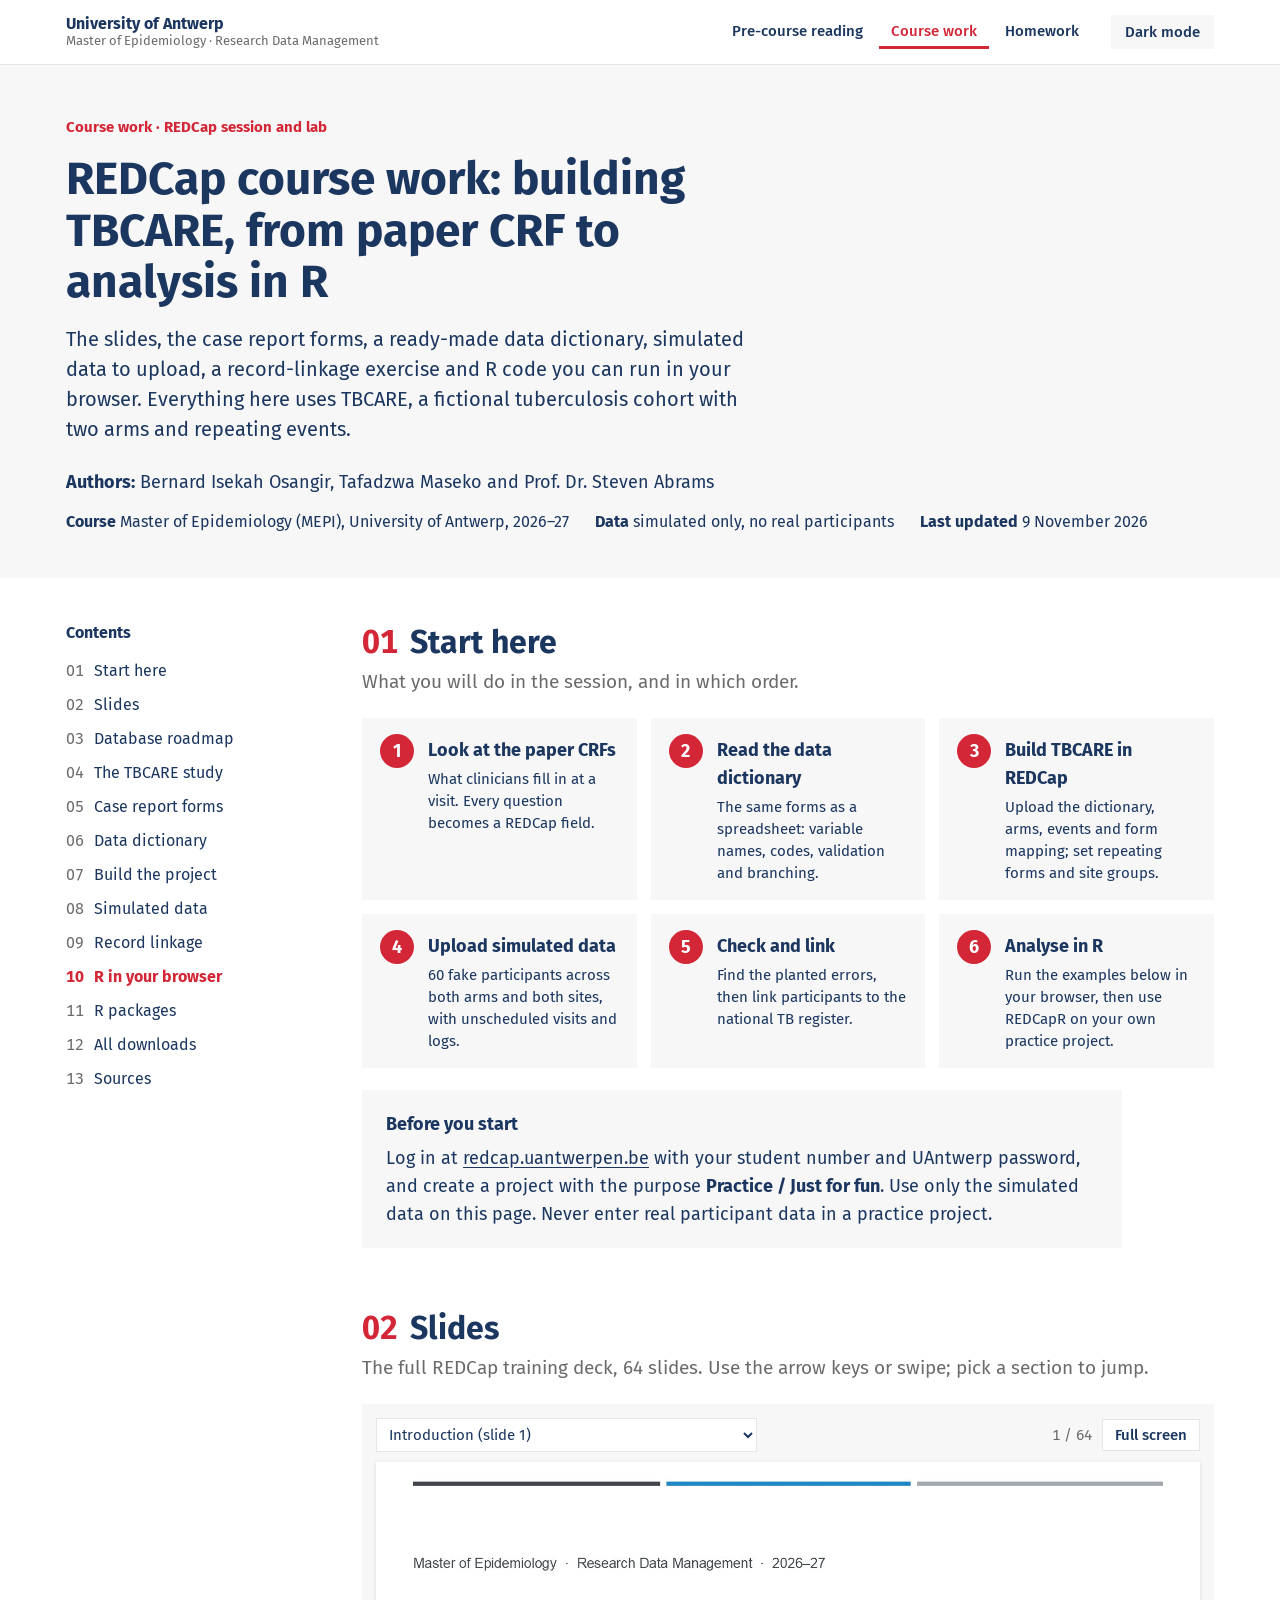
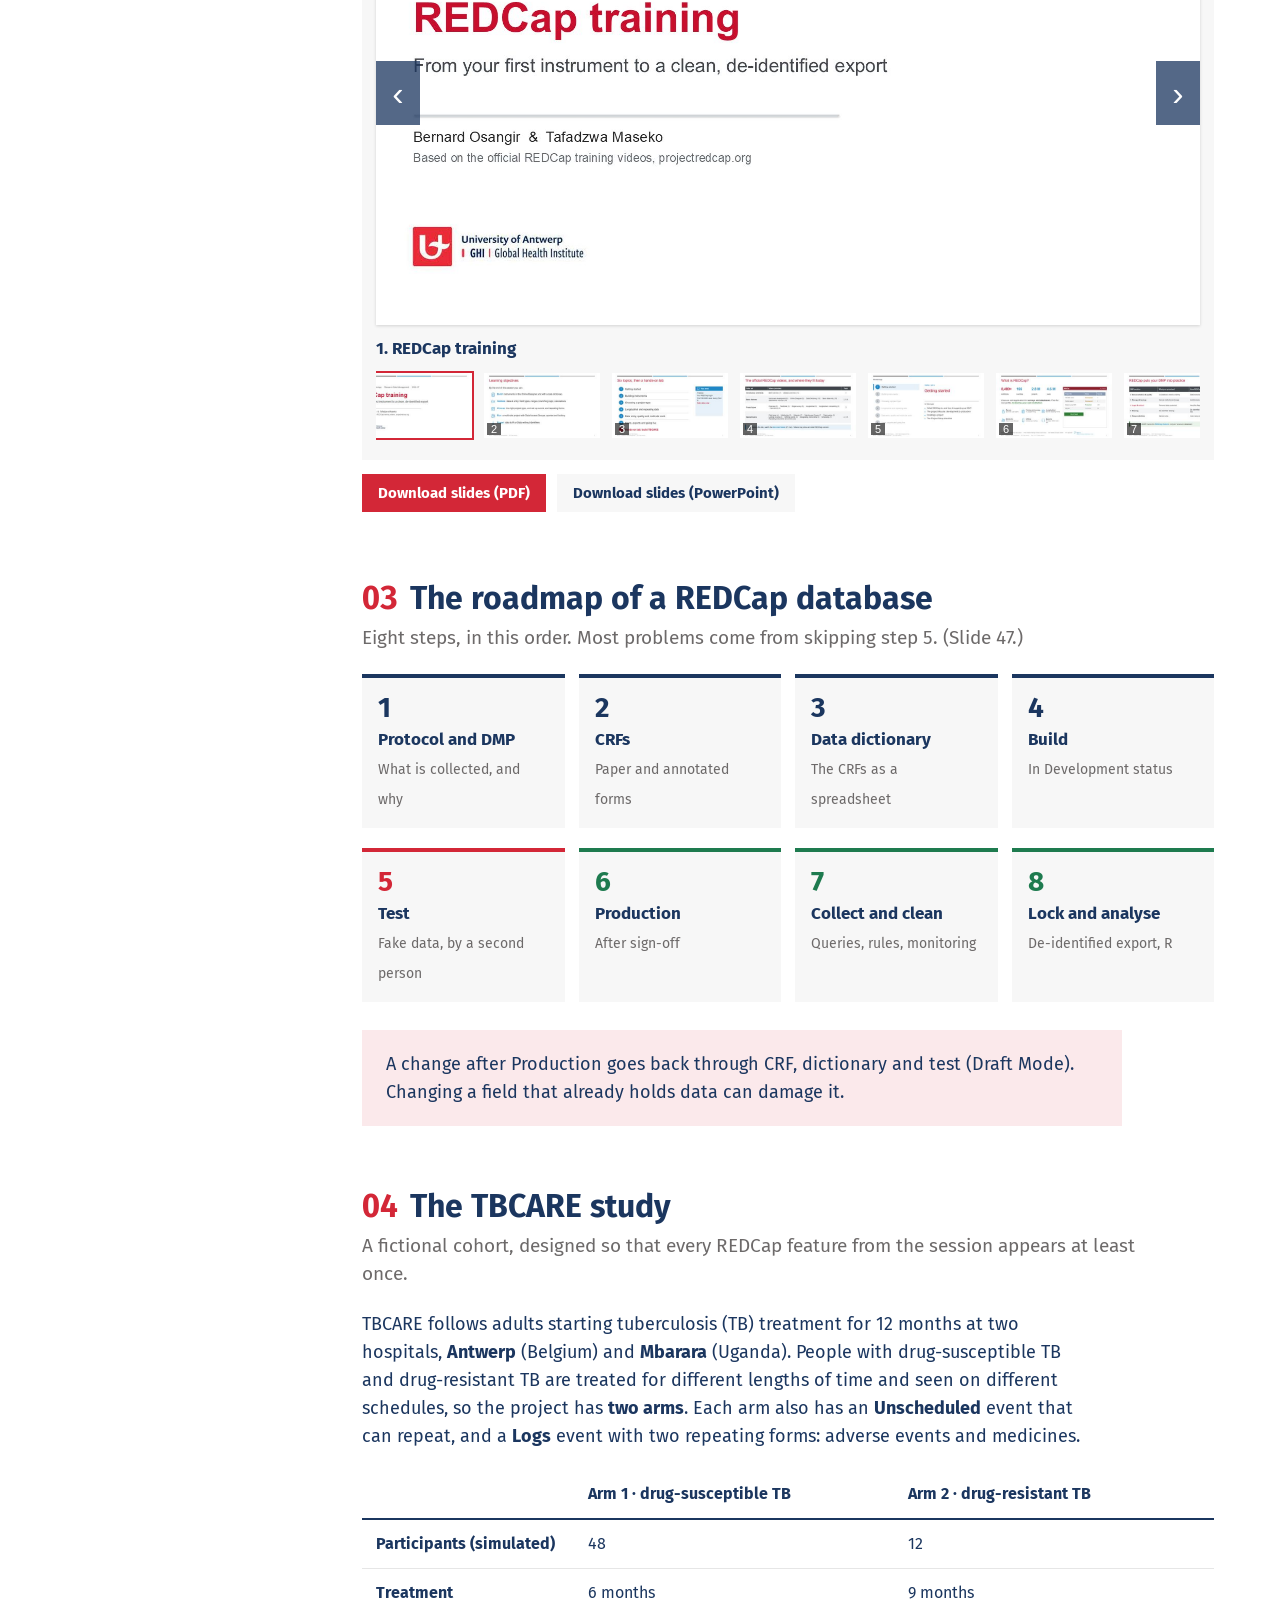
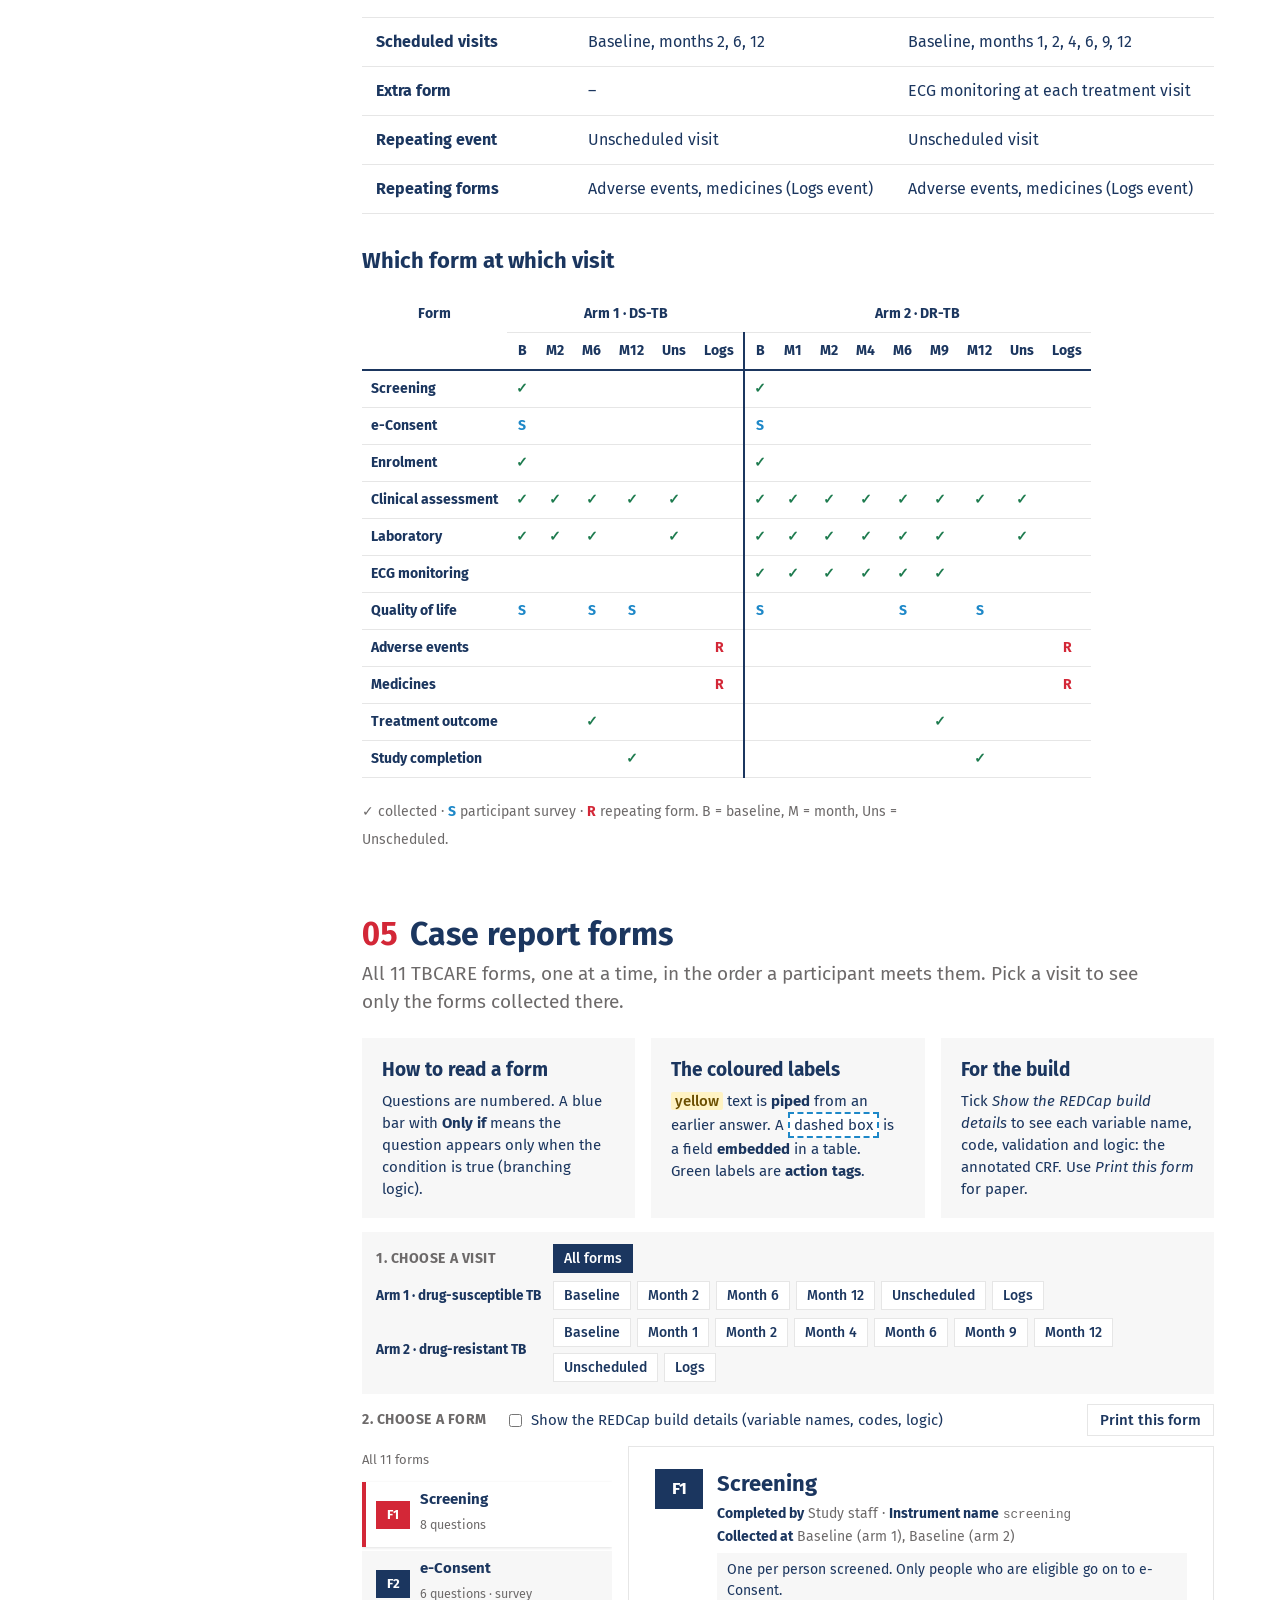
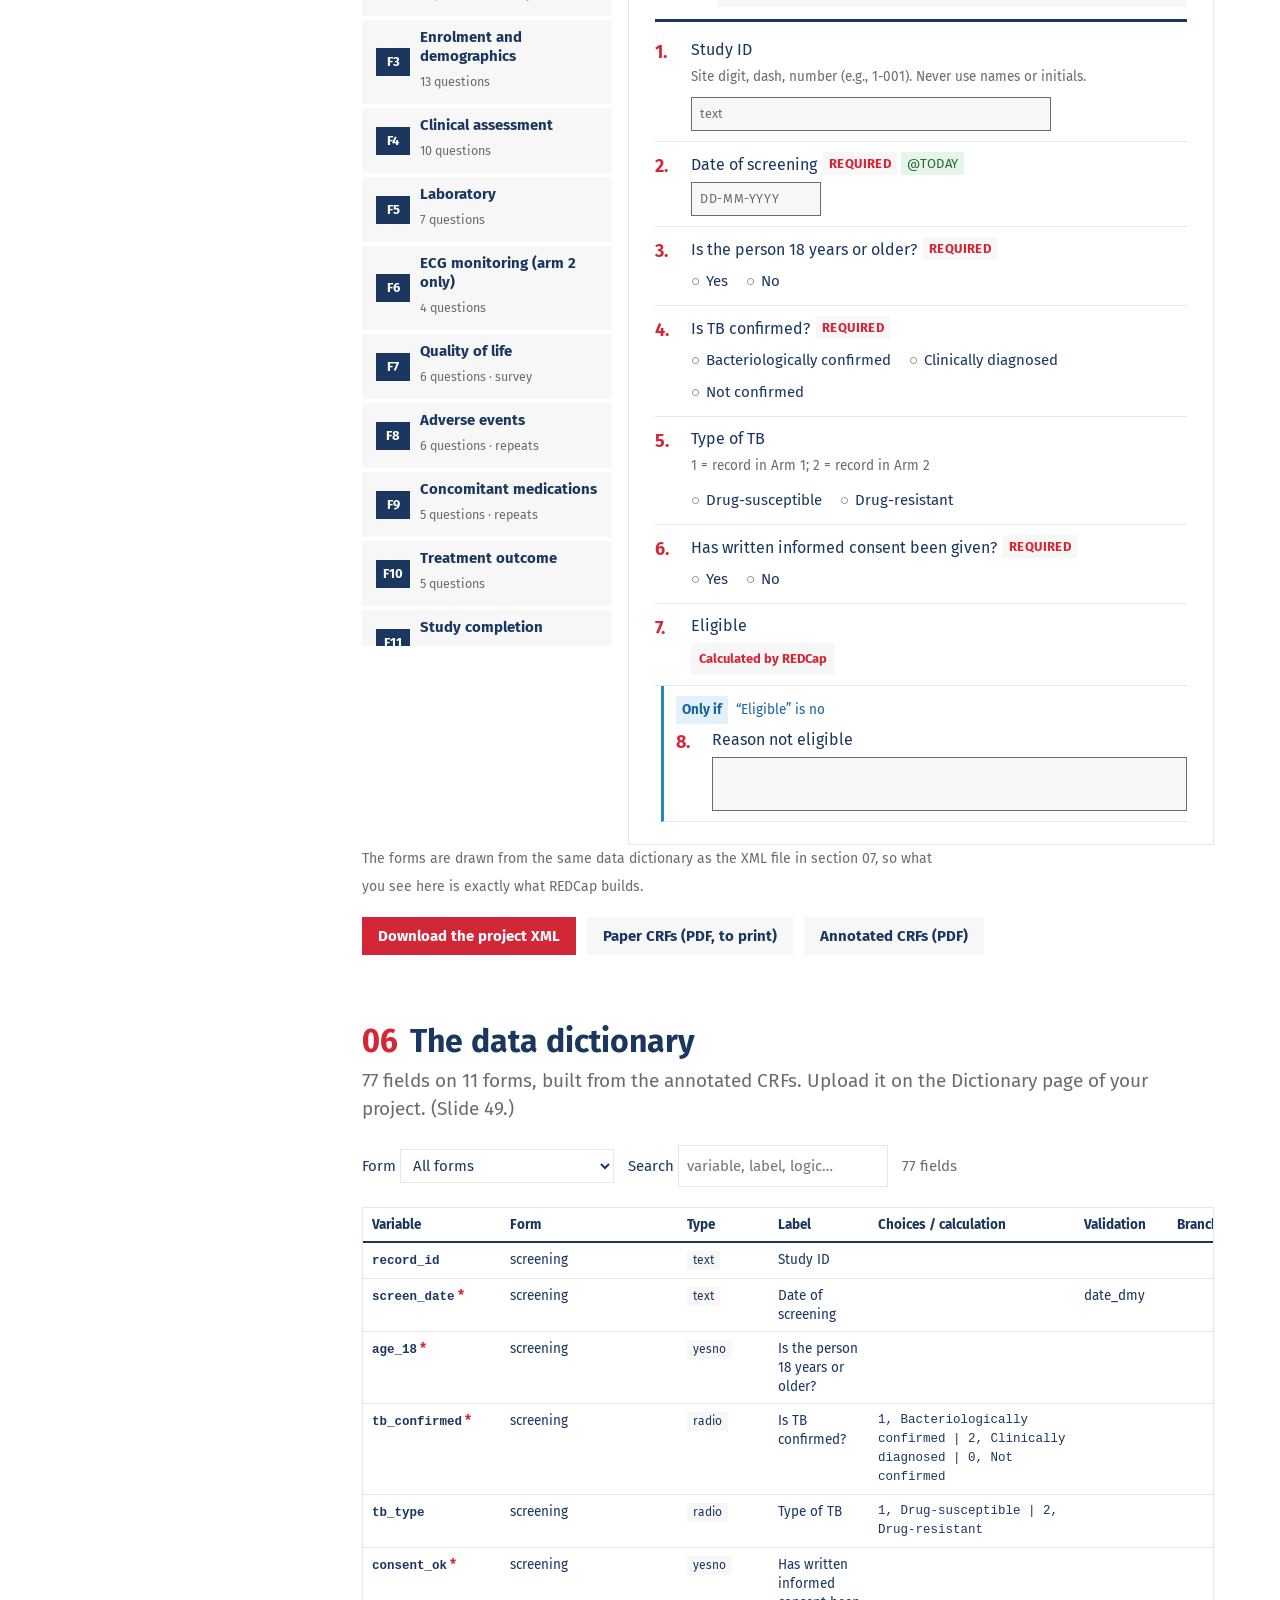
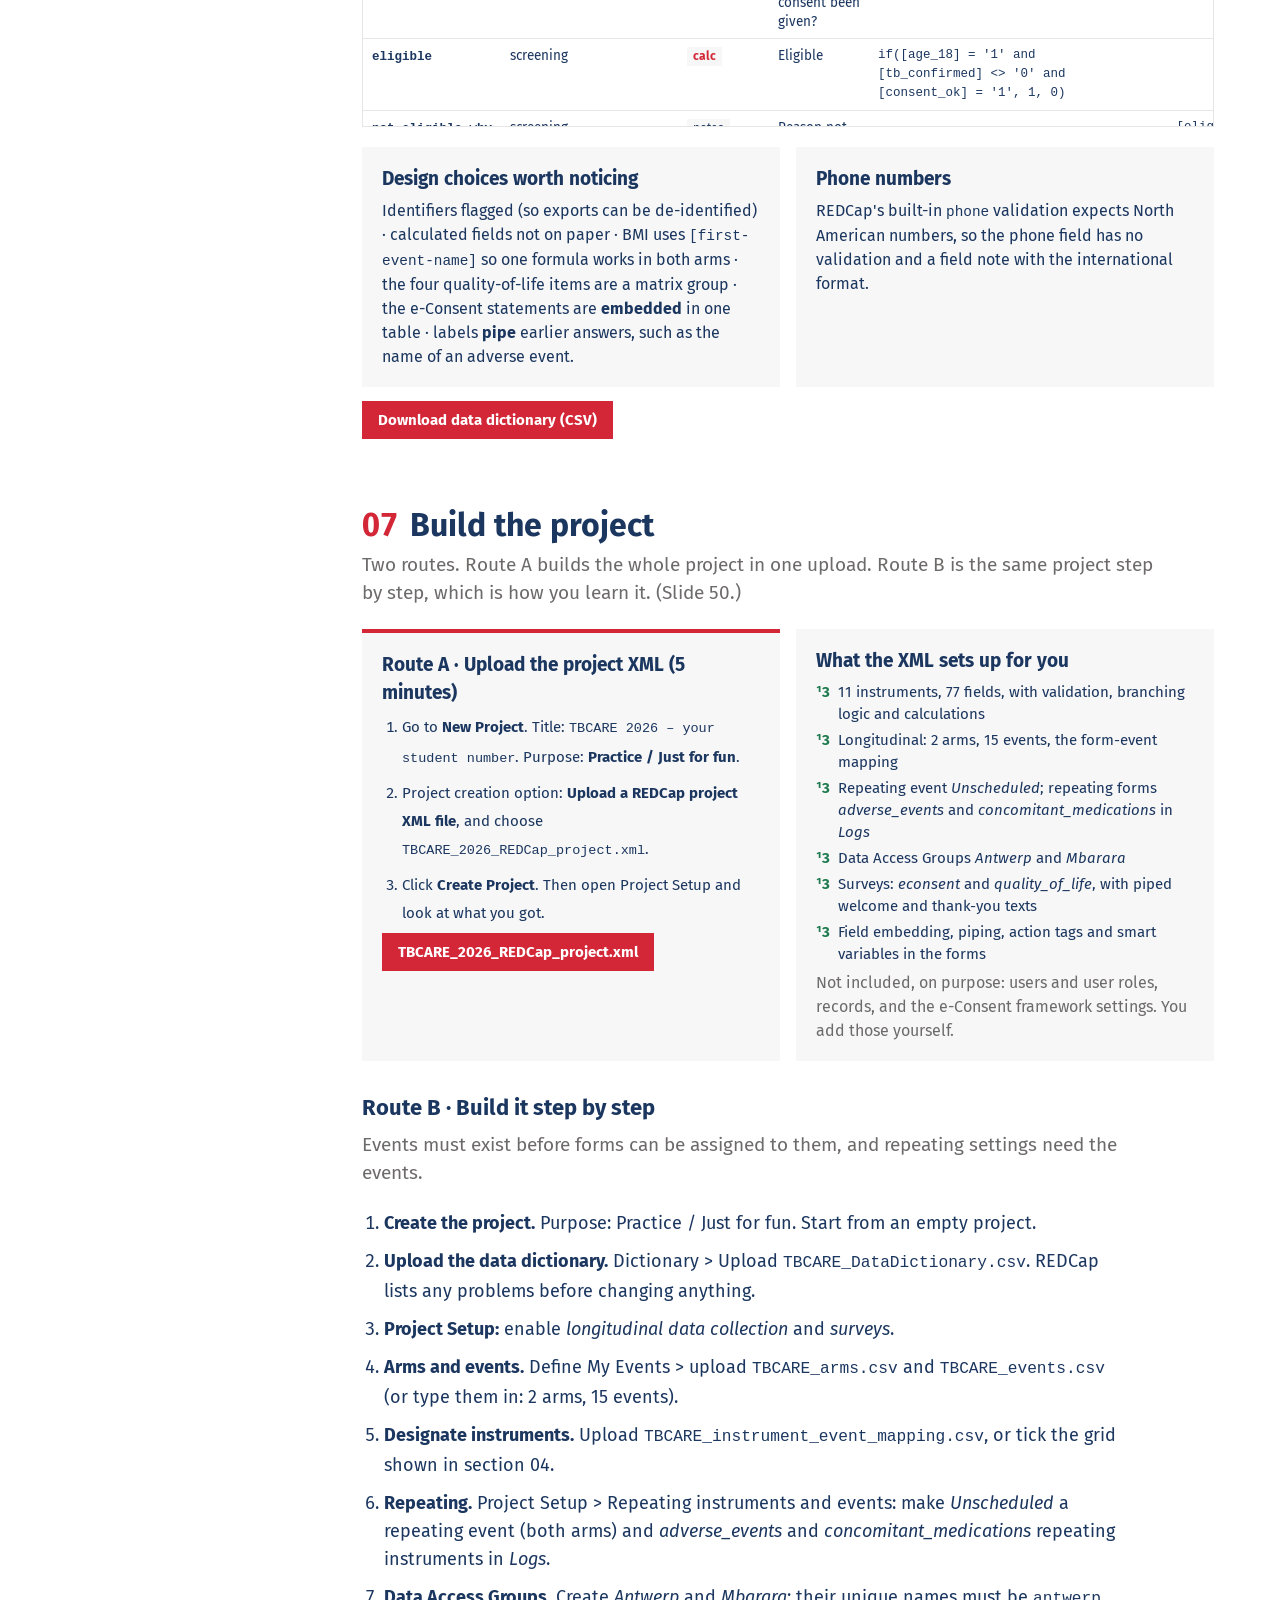
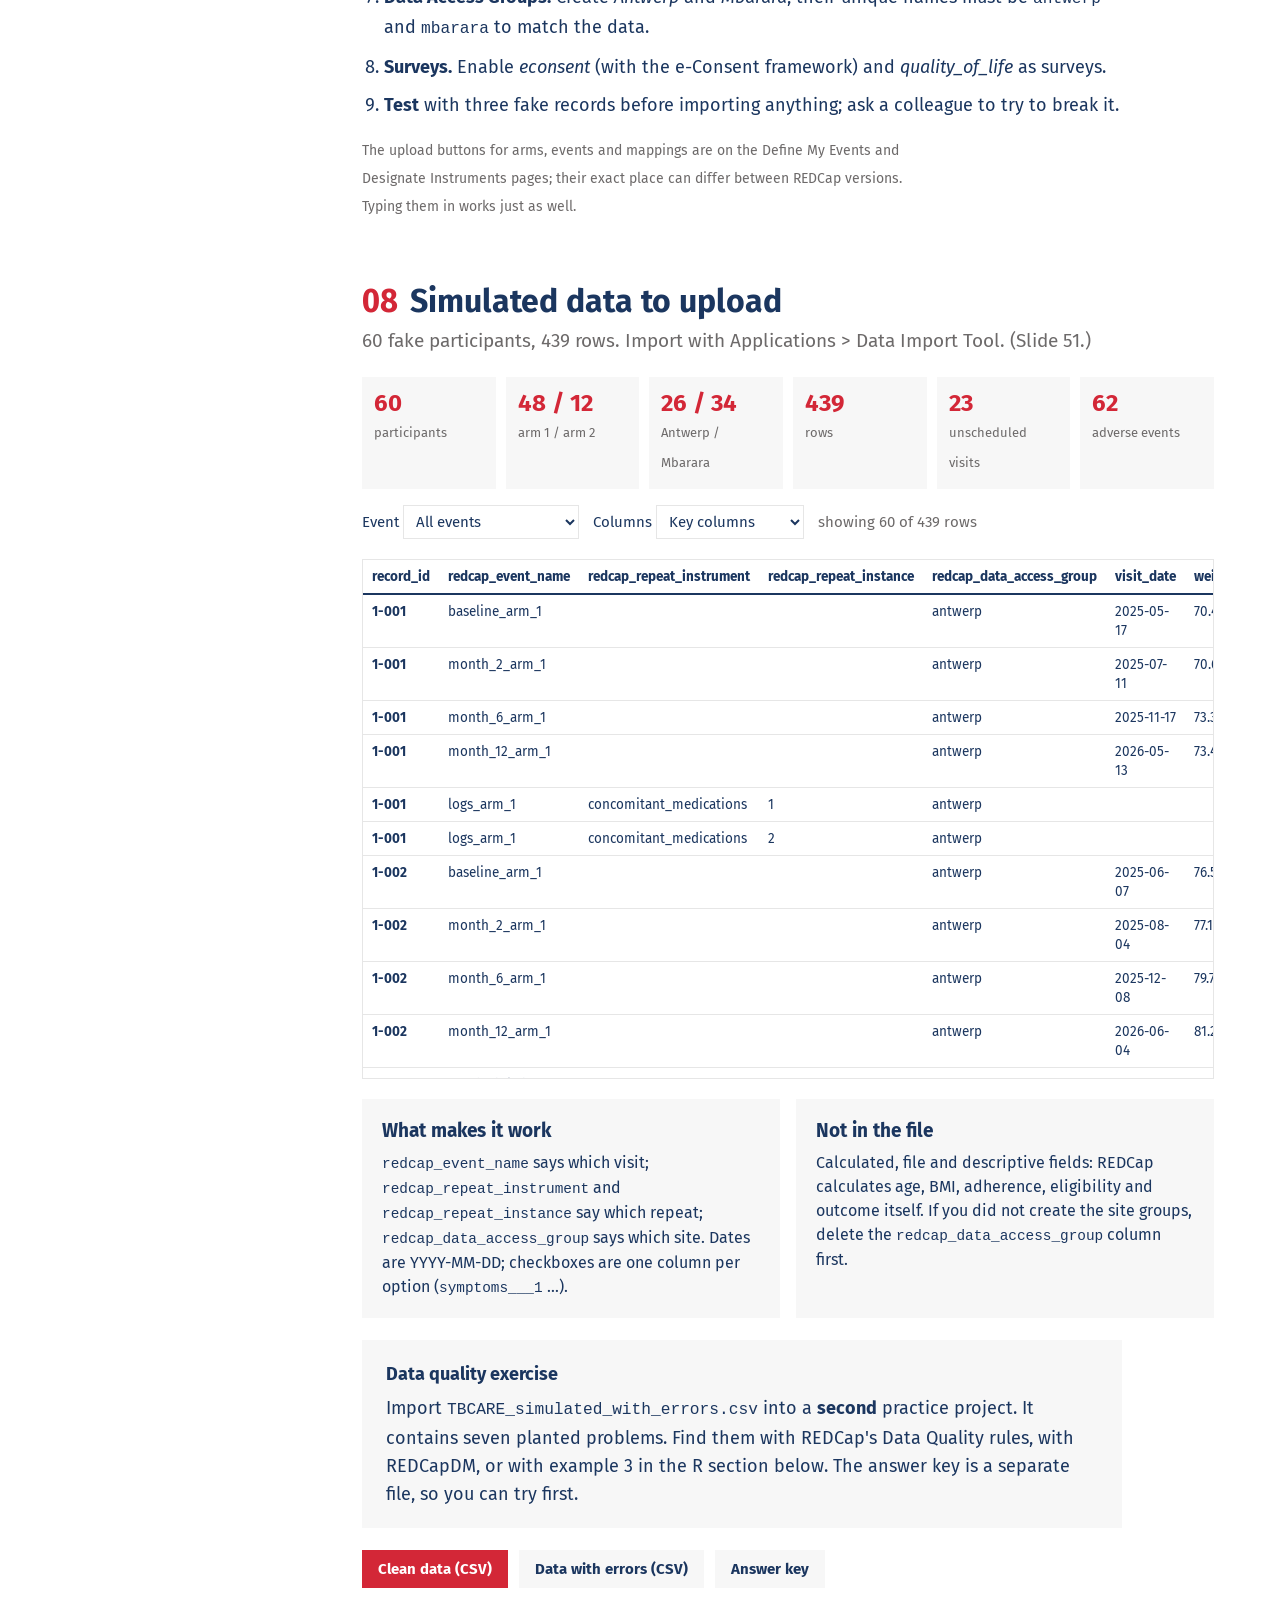
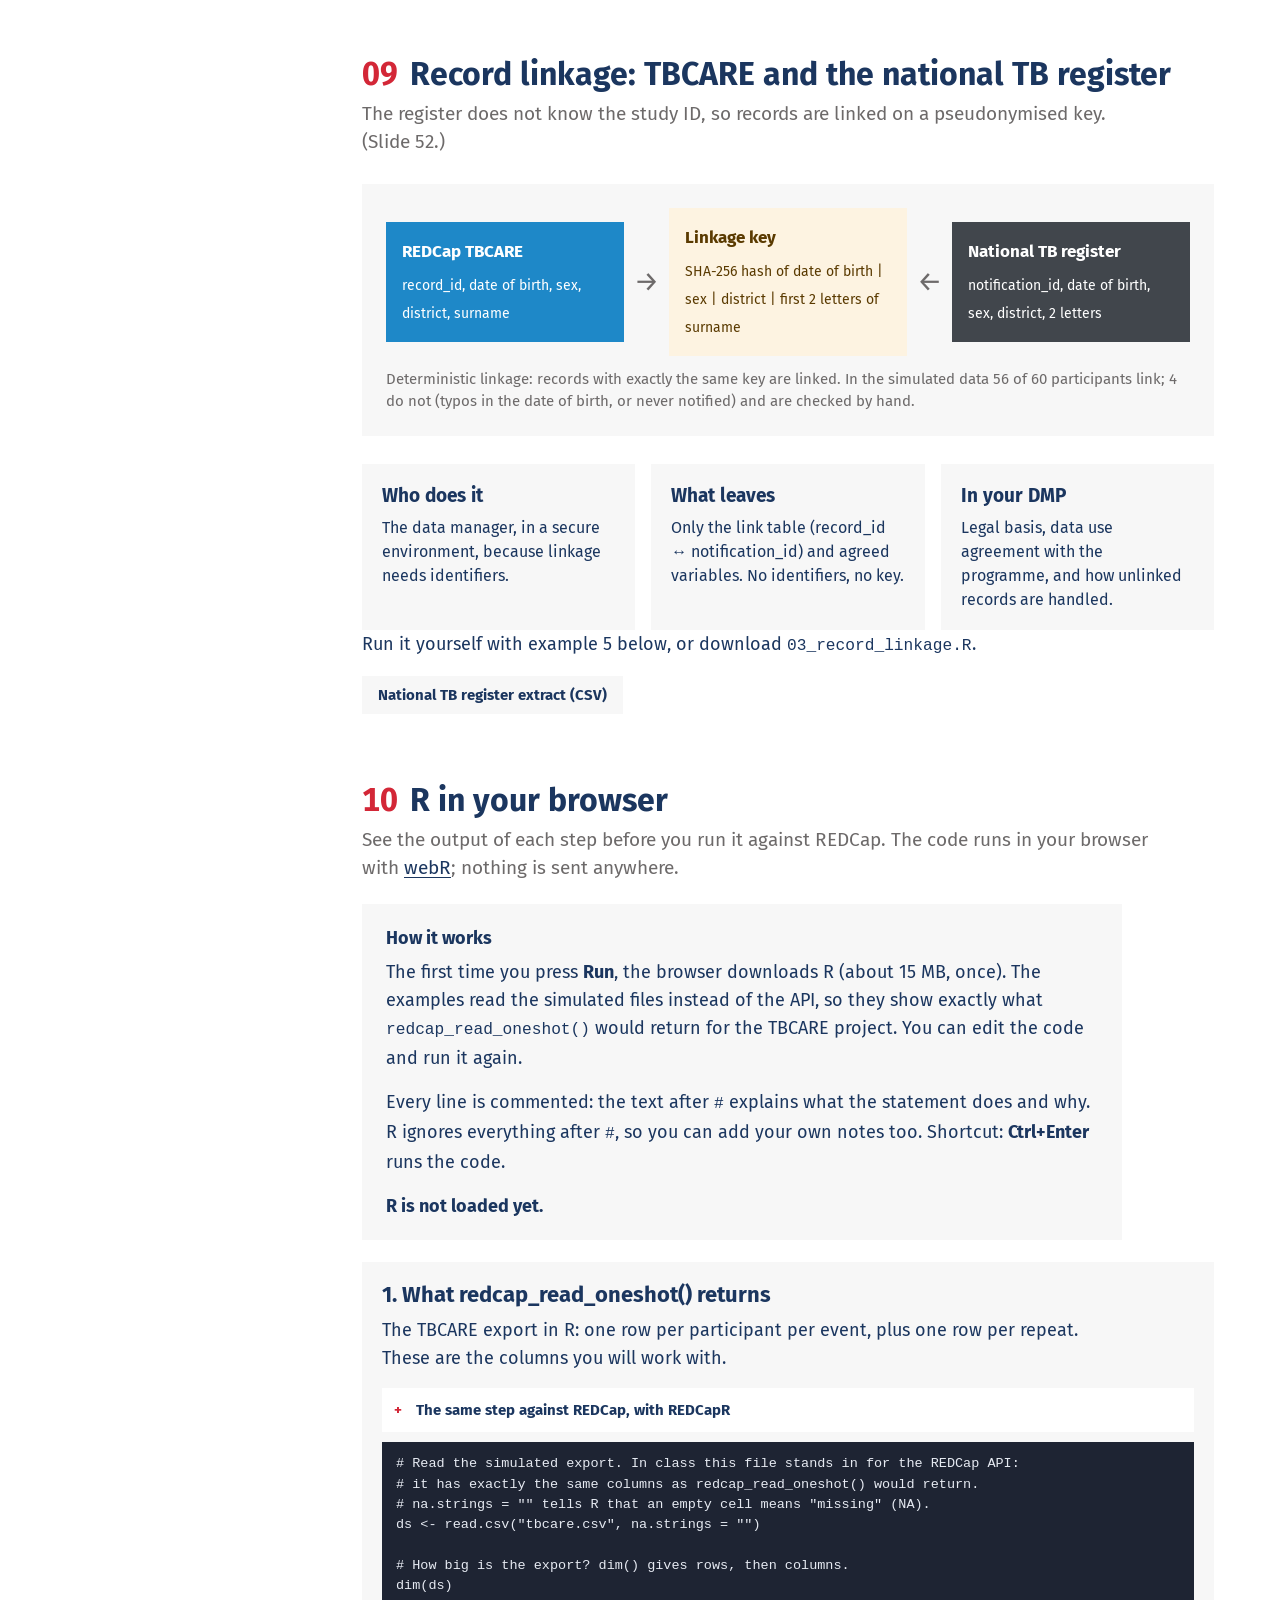
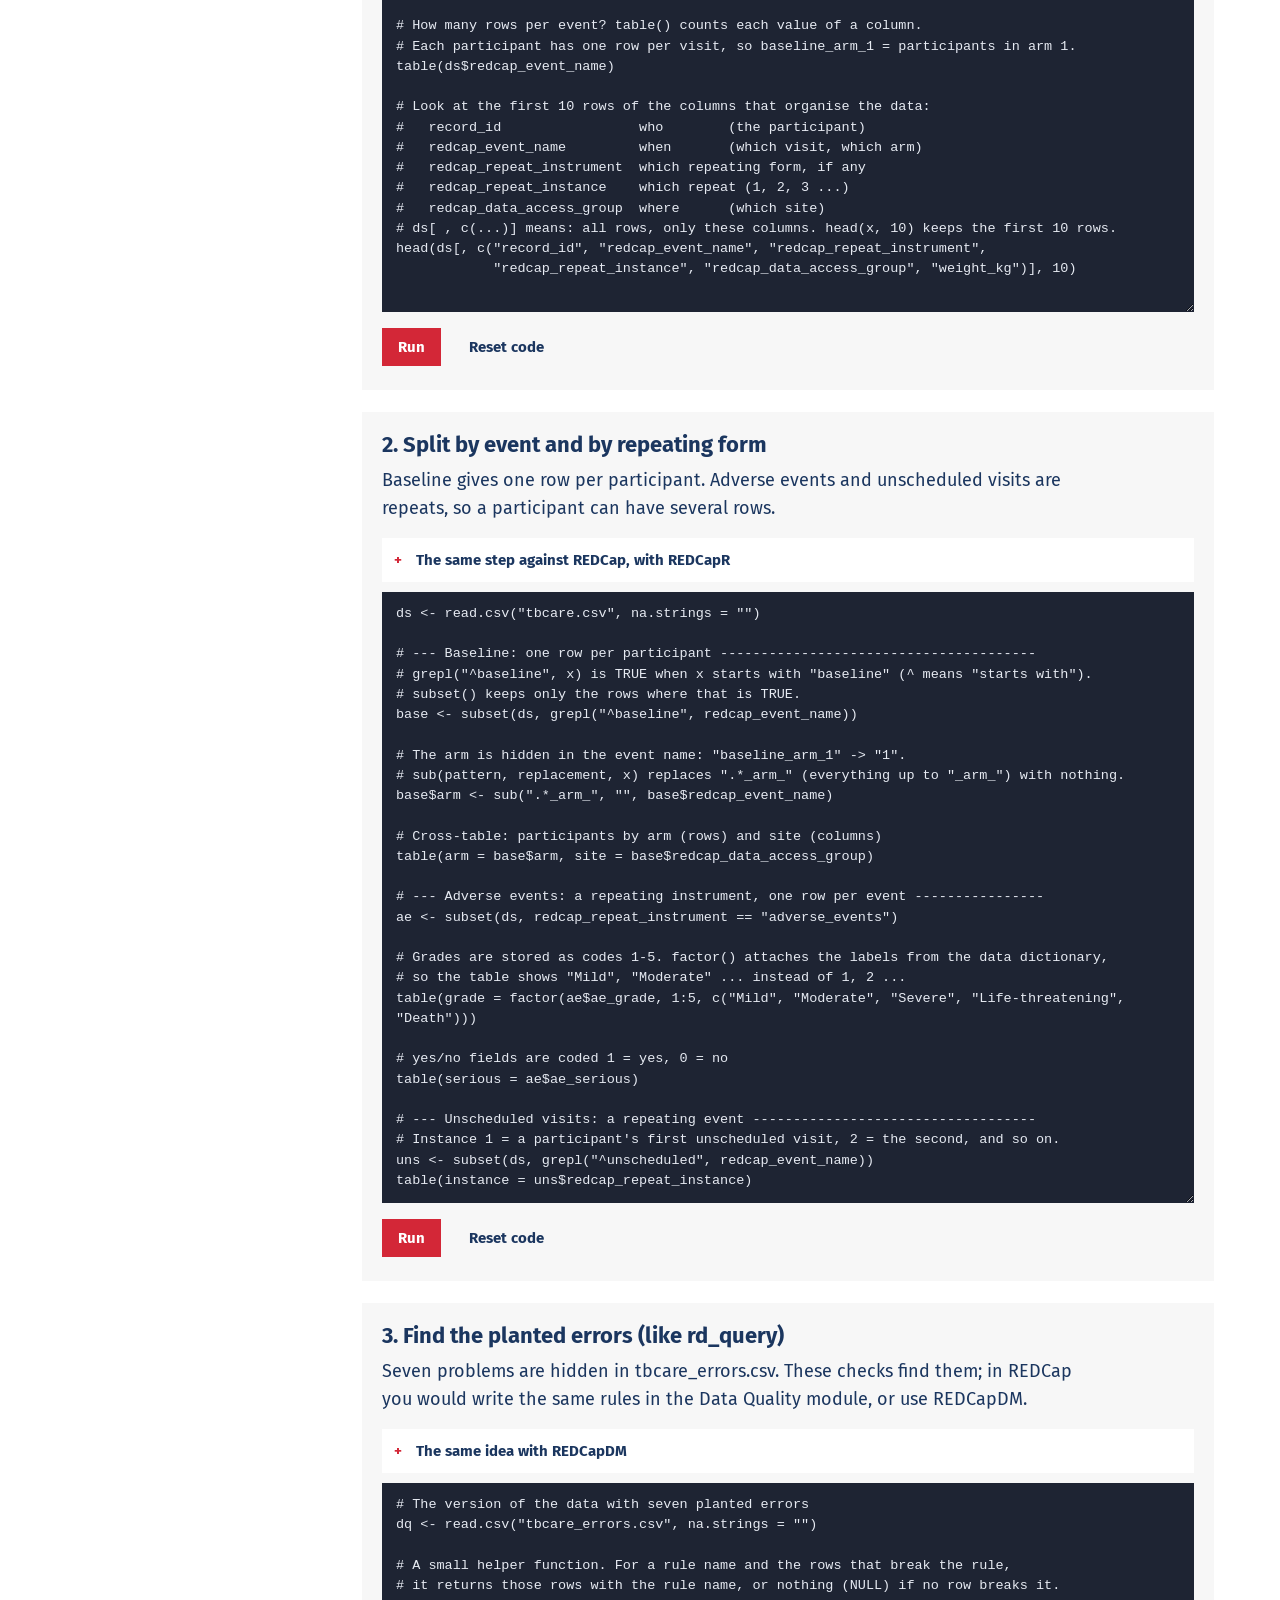
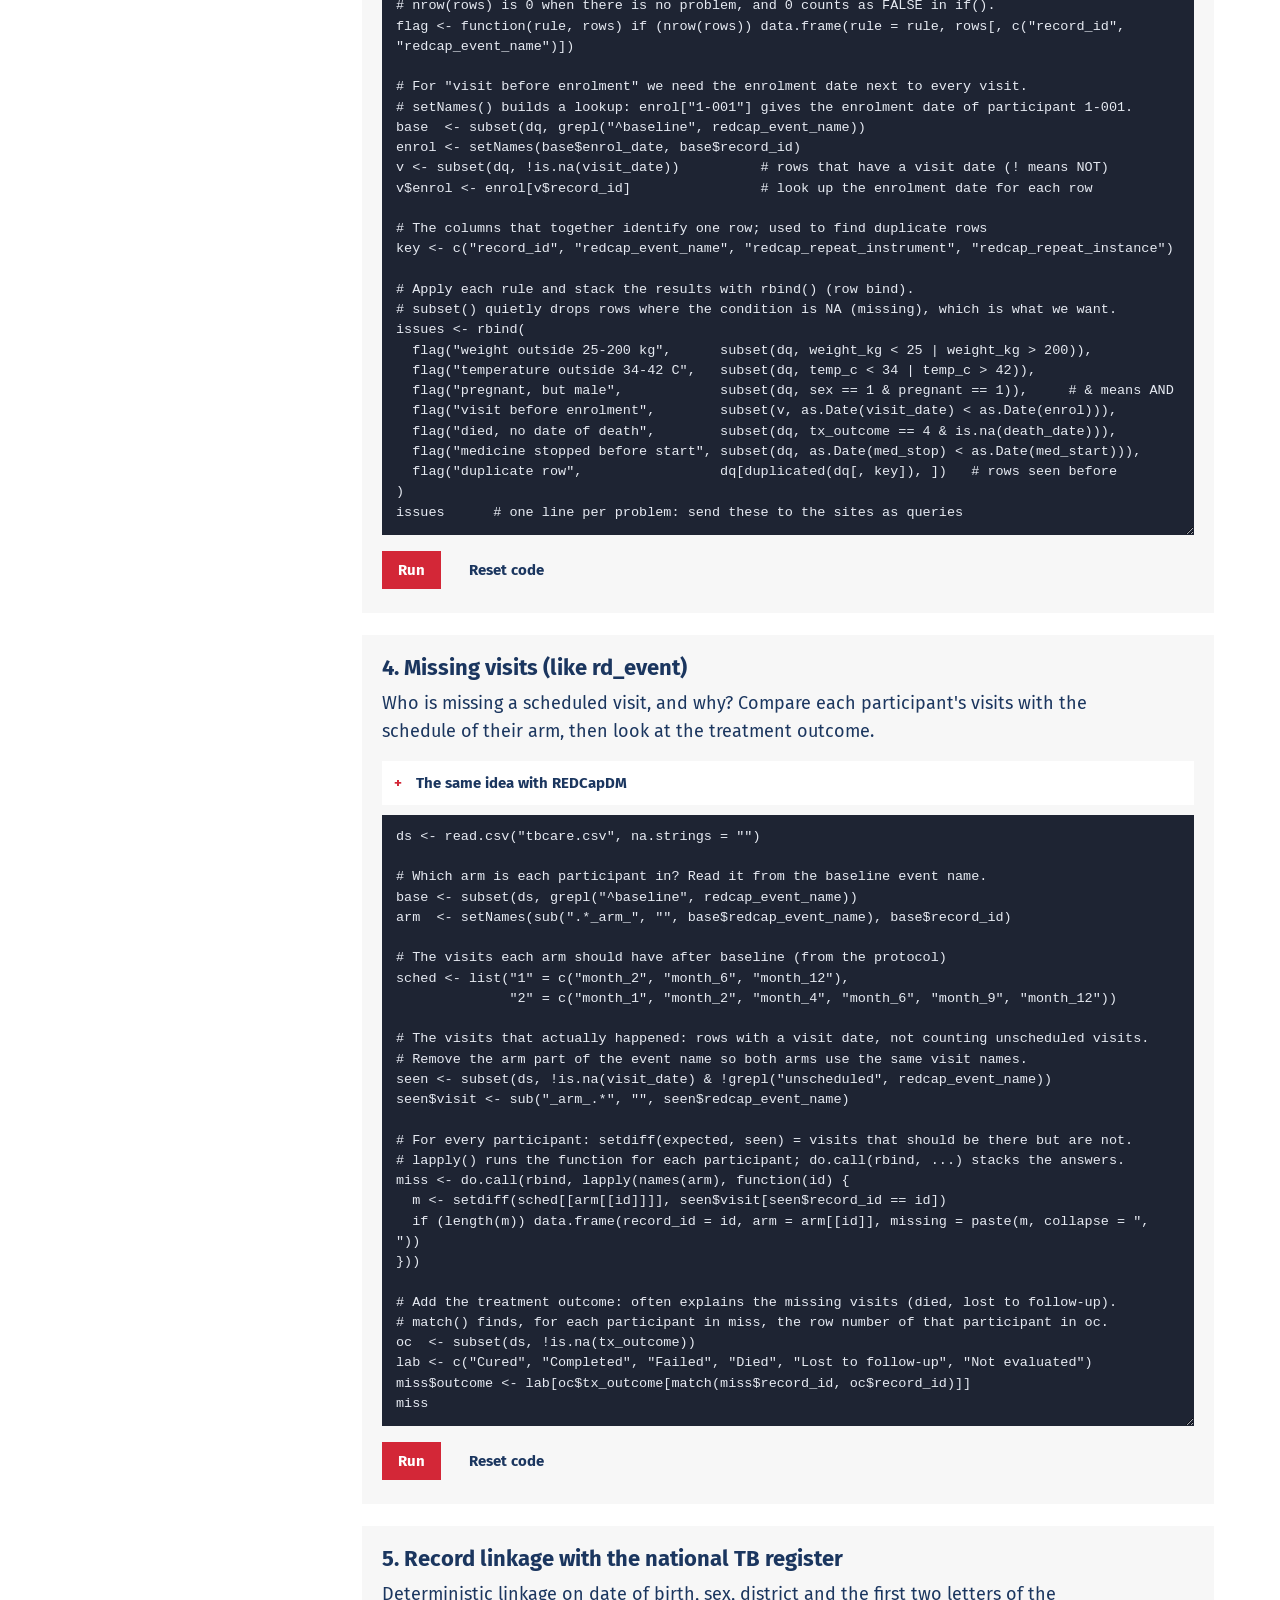
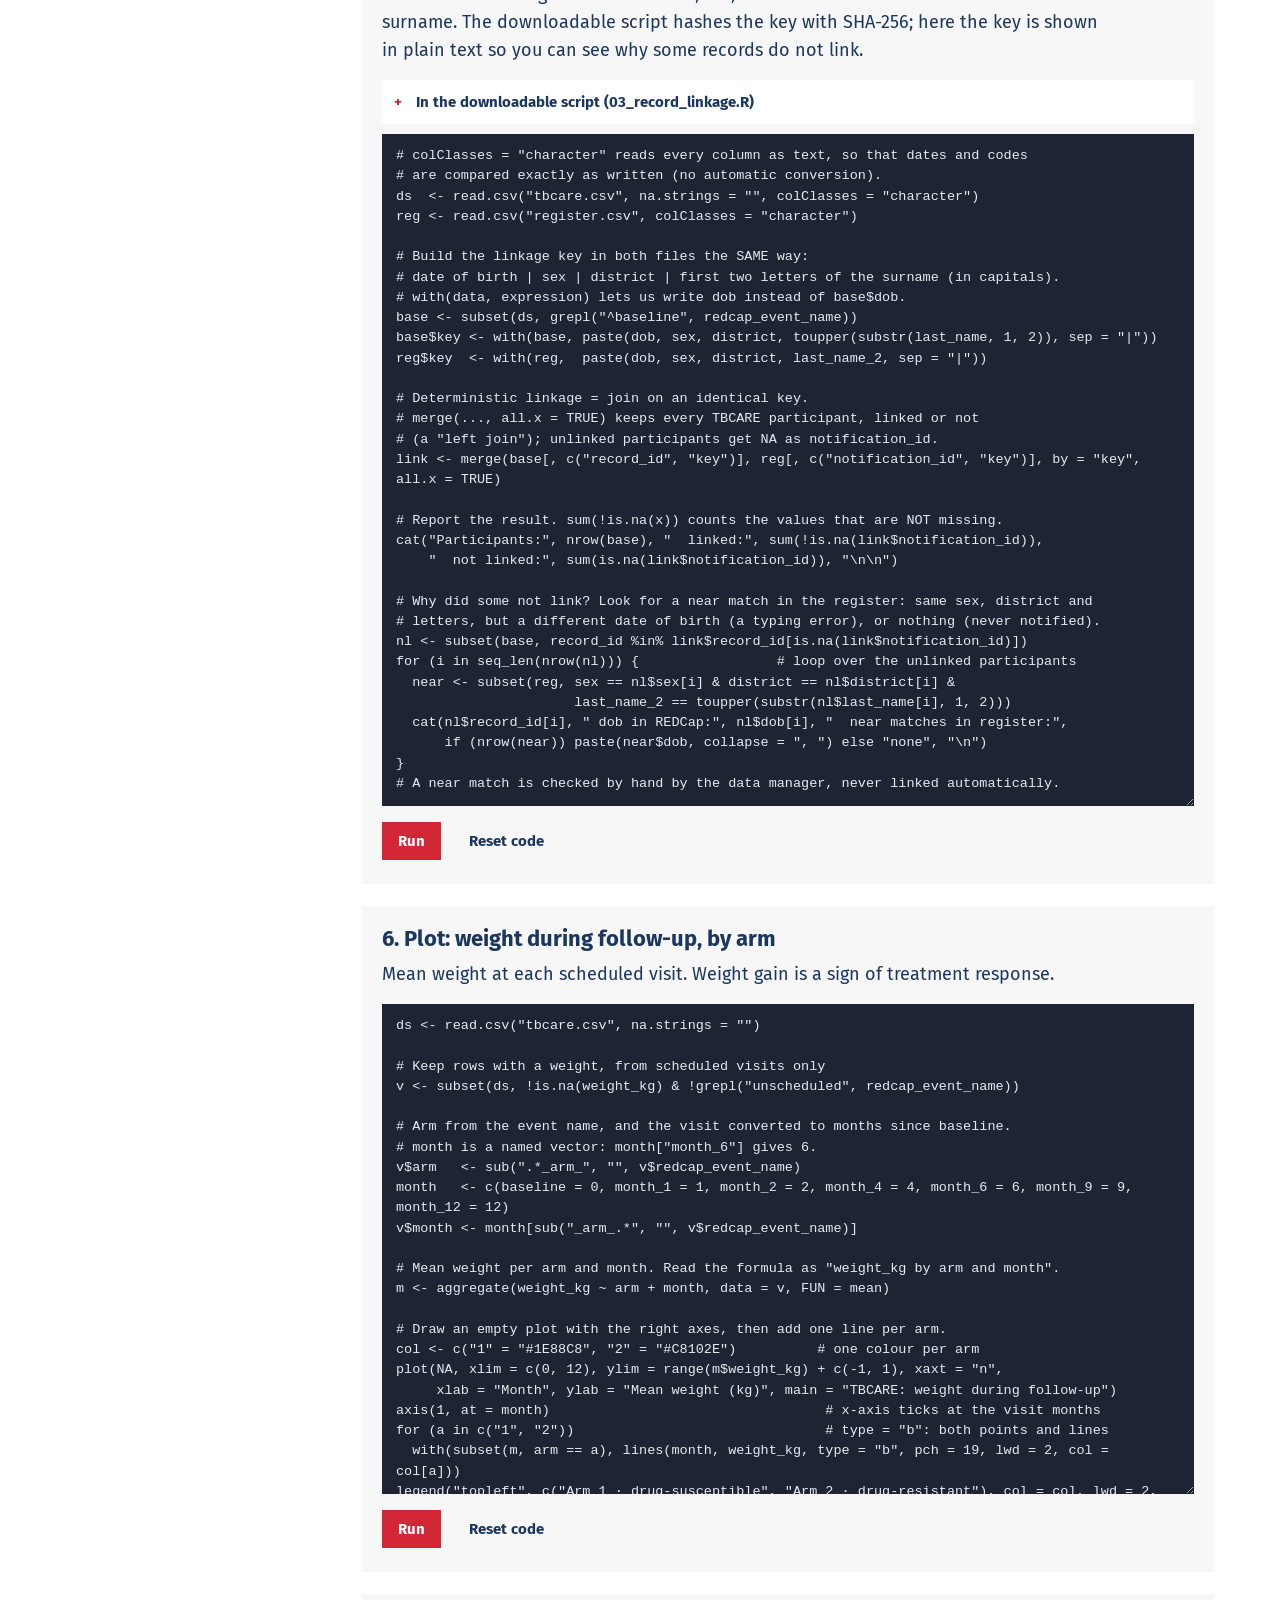
<file: coursework/index.html>
<!doctype html>
<html lang="en">
<head>
<meta charset="utf-8">
<meta name="viewport" content="width=device-width, initial-scale=1">
<title>REDCap: Course Work</title>
<meta name="description" content="REDCap course work for the Research Data Management course, Master of Epidemiology, University of Antwerp: slides, TBCARE case report forms, data dictionary, simulated data, record linkage and R you can run in the browser.">
<link rel="preconnect" href="https://fonts.googleapis.com">
<link rel="preconnect" href="https://fonts.gstatic.com" crossorigin>
<link href="https://fonts.googleapis.com/css2?family=Fira+Sans:ital,wght@0,400;0,500;0,700;1,400&display=swap" rel="stylesheet">
<link rel="stylesheet" href="../shared/crf.css">
<style>
/* Colours and type follow uantwerpen.be: navy text, red accent, light-grey panels.
   UAntwerp uses ITC Officina Sans (licensed); Fira Sans is the closest free match. */
:root{
  --navy:#1B365F; --red:#D32737; --grey:#6D6A6A; --panel:#F7F7F7; --line:#E6E6E6; --white:#ffffff; --link:#1B365F;
  /* aliases used by the inline diagrams */
  --bg:var(--white); --surface:var(--white); --surface-2:var(--panel); --text:var(--navy); --muted:var(--grey);
  --accent:var(--navy); --accent-soft:var(--panel); --accent-2:var(--red); --accent-2-soft:var(--panel); --gold:var(--navy); --gold-soft:var(--panel);
  --footer-bg:#1B365F; --footer-text:#ffffff; --ok:#1E7B4F; --ok-soft:#E5F3EC; --bad-soft:#FBE9EB;
}
/* Dark mode: same navy/red identity, light text on deep navy */
@media (prefers-color-scheme: dark){
  :root:not([data-theme="light"]){
    --navy:#E6ECF4; --red:#FF6B74; --grey:#A9B4C2; --panel:#17263C; --line:#2A3C57; --white:#0E1A2B; --link:#E6ECF4;
    --footer-bg:#08111D; --footer-text:#E6ECF4; --ok:#5FD39A; --ok-soft:#173A2C; --bad-soft:#3E1D24;
  }
}
:root[data-theme="dark"]{
  --navy:#E6ECF4; --red:#FF6B74; --grey:#A9B4C2; --panel:#17263C; --line:#2A3C57; --white:#0E1A2B; --link:#E6ECF4;
  --footer-bg:#08111D; --footer-text:#E6ECF4; --ok:#5FD39A; --ok-soft:#173A2C; --bad-soft:#3E1D24;
}
*{box-sizing:border-box}
html{scroll-behavior:smooth}
body{margin:0;background:var(--white);color:var(--navy);font:18px/28px "Fira Sans",Helvetica,Arial,sans-serif;-webkit-font-smoothing:antialiased}
a{color:var(--link);text-decoration:underline;text-underline-offset:3px}
a:hover{color:var(--red)}
.wrap{max-width:1180px;margin:0 auto;padding:0 16px}
.topbar{border-bottom:1px solid var(--line)}
.topbar .wrap{display:flex;align-items:center;gap:12px;height:64px;font-weight:700;font-size:16px;line-height:1.15}
.topbar .mark{width:30px;height:30px;background:var(--red);border-radius:4px;flex:none}
.topbar small{display:block;font-weight:400;color:var(--grey);font-size:13px}
.theme-toggle{margin-left:auto;font:500 15px "Fira Sans",Helvetica,Arial,sans-serif;background:var(--panel);color:var(--navy);border:0;padding:8px 14px;cursor:pointer}
.theme-toggle:hover{color:var(--red)}
.sitenav{display:flex;gap:4px;margin-left:auto}
.sitenav a{font-size:15px;font-weight:500;text-decoration:none;color:var(--navy);padding:8px 12px}
.sitenav a[aria-current="page"]{color:var(--red);box-shadow:inset 0 -3px 0 var(--red)}
.sitenav a:hover{color:var(--red)}
.sitenav + .theme-toggle{margin-left:8px}
@media (max-width:560px){.sitenav a{padding:8px 6px;font-size:14px}}
/* Practice quiz */
.pq{background:var(--panel);padding:24px;margin:8px 0 36px;max-width:76ch}
.pq-top{display:flex;flex-wrap:wrap;justify-content:space-between;gap:8px;font-size:15px;color:var(--grey);margin-bottom:10px}
.pq-top b{color:var(--navy)}
.pq-bar{height:6px;background:var(--line);margin-bottom:20px}
.pq-bar span{display:block;height:100%;width:0;background:var(--red);transition:width .4s ease}
.pq-card{transition:opacity .35s ease, transform .35s ease}
.pq-card.out{opacity:0;transform:translateY(-12px)}
.pq-card.in{opacity:0;transform:translateY(12px)}
.pq-q{font-size:21px;line-height:30px;font-weight:700;margin:0 0 16px}
.pq-opts{display:grid;gap:10px}
.pq-opt{text-align:left;font:inherit;font-size:17px;line-height:25px;color:var(--navy);background:var(--white);border:2px solid transparent;padding:12px 16px;cursor:pointer}
.pq-opt:hover:not(:disabled){border-color:var(--navy)}
.pq-opt:disabled{cursor:default}
.pq-opt.correct{border-color:var(--ok);background:var(--ok-soft)}
.pq-opt.wrong{border-color:var(--red);background:var(--bad-soft)}
.pq-fb{margin-top:16px;padding:14px 16px;background:var(--white);font-size:17px;line-height:26px}
.pq-fb[hidden]{display:none}
.pq-fb .yay{display:inline-block;font-size:26px;font-weight:700;color:var(--ok);animation:pop .5s ease}
.pq-fb .nope{font-weight:700;color:var(--red)}
.pq-btn{font:700 16px "Fira Sans",Helvetica,Arial,sans-serif;background:var(--red);color:#fff;border:0;padding:11px 20px;cursor:pointer;margin-top:14px}
.pq-btn:hover{filter:brightness(1.08)}
.pq-end{text-align:center;padding:12px 0}
.pq-end .big{font-size:40px;line-height:48px;font-weight:700;margin:6px 0}
.pq-end .score{font-size:20px;margin:0 0 6px}
@keyframes pop{0%{transform:scale(.4);opacity:0}70%{transform:scale(1.15);opacity:1}100%{transform:scale(1)}}
@media (prefers-reduced-motion: reduce){.pq-card,.pq-bar span{transition:none}.pq-fb .yay{animation:none}}
header.hero{background:var(--panel)}
.hero .wrap{padding-top:48px;padding-bottom:44px}
.eyebrow{font-weight:700;font-size:15px;color:var(--red);margin:0 0 12px}
h1{font-size:clamp(32px,4.6vw,46px);line-height:1.12;font-weight:700;margin:0 0 16px;max-width:24ch}
.lede{font-size:20px;line-height:30px;max-width:62ch;margin:0 0 24px}
.meta{display:flex;flex-wrap:wrap;gap:6px 26px;font-size:16px;line-height:24px}
.meta b{font-weight:700}
.authors{font-size:18px;margin:0 0 14px}
.layout{display:grid;grid-template-columns:240px minmax(0,1fr);gap:56px;padding-top:44px;padding-bottom:80px}
nav.toc{position:sticky;top:20px;align-self:start;font-size:16px;line-height:22px;max-height:calc(100vh - 40px);overflow:auto}
nav.toc p{font-weight:700;margin:0 0 10px}
nav.toc ol{list-style:none;margin:0;padding:0;counter-reset:t}
nav.toc li{counter-increment:t;margin:0}
nav.toc a{display:flex;gap:10px;padding:6px 0;color:var(--navy);text-decoration:none}
nav.toc a::before{content:counter(t,decimal-leading-zero);color:var(--grey);font-variant-numeric:tabular-nums}
nav.toc a:hover,nav.toc a.active{color:var(--red)}
nav.toc a.active{font-weight:700}
nav.toc a.active::before{color:var(--red)}
main{min-width:0}
section{margin-bottom:60px;scroll-margin-top:16px}
h2{font-size:32px;line-height:40px;font-weight:700;margin:0 0 6px}
h2 .num{color:var(--red);margin-right:12px;font-variant-numeric:tabular-nums}
.sub{color:var(--grey);font-size:19px;margin:0 0 22px}
h3{font-size:22px;line-height:30px;font-weight:700;margin:32px 0 8px}
p{margin:0 0 16px;max-width:72ch}
ul,ol{max-width:70ch;padding-left:22px}
li{margin-bottom:6px}
strong,b{font-weight:700}
code{font-family:Consolas,"Courier New",monospace;font-size:.9em}
sup{line-height:0;vertical-align:super}
sup.cite a{font-weight:700;font-size:12px;text-decoration:none;padding:0 2px;color:var(--red)}
.callout{background:var(--panel);padding:20px 24px;margin:22px 0;max-width:76ch}
.callout-title{font-weight:700;font-size:18px;margin:0 0 6px}
.callout p:last-child,.callout ul:last-child{margin-bottom:0}
.grid{display:grid;gap:16px}
.g3{grid-template-columns:repeat(3,minmax(0,1fr))}
.g2{grid-template-columns:repeat(2,minmax(0,1fr))}
.card{background:var(--panel);padding:18px 20px}
.card h4{margin:0 0 6px;font-size:19px;font-weight:700}
.card p{font-size:16px;line-height:24px;margin:0}
figure{margin:28px 0;background:var(--panel);padding:24px}
figure svg{width:100%;height:auto;display:block}
figcaption{font-size:15px;line-height:22px;color:var(--grey);margin-top:12px}
.tablewrap{overflow-x:auto;margin:20px 0}
table{border-collapse:collapse;width:100%;font-size:16px;line-height:24px}
th,td{text-align:left;vertical-align:top;padding:12px 14px;border-bottom:1px solid var(--line)}
th{font-weight:700;white-space:nowrap;border-bottom:2px solid var(--navy)}
td:first-child{font-weight:700;white-space:nowrap}
.tag{display:inline-block;font-size:13px;font-weight:400;color:var(--grey)}
.sections{display:grid;gap:16px;margin:20px 0}
.sec{display:grid;grid-template-columns:48px minmax(0,1fr);gap:16px;background:var(--panel);padding:20px}
.sec .n{font-weight:700;font-size:30px;line-height:1;color:var(--red)}
.sec h4{font-size:20px;font-weight:700;margin:0 0 6px}
.sec p{font-size:17px;line-height:26px;margin:0 0 8px}
.sec .ex{font-size:16px;line-height:24px;background:var(--white);padding:12px 14px;margin-top:8px}
.sec .ex b{font-size:14px;color:var(--red)}
.checklist{list-style:none;padding:0;max-width:72ch}
.checklist li{display:flex;gap:12px;align-items:flex-start;padding:12px 14px;background:var(--panel);margin-bottom:8px}
.checklist input{margin-top:6px;width:18px;height:18px;accent-color:var(--red);flex:none}
.checklist label{cursor:pointer}
.checklist input:checked + label{color:var(--grey);text-decoration:line-through}
details{background:var(--panel);margin-bottom:8px;max-width:76ch}
summary{cursor:pointer;padding:14px 18px;font-weight:700;list-style:none;display:flex;gap:10px}
summary::-webkit-details-marker{display:none}
summary::before{content:"+";color:var(--red);font-weight:700;width:12px;flex:none}
details[open] summary::before{content:"\2013"}
details .ans{padding:0 18px 16px 40px;font-size:17px;line-height:26px}
details .ans p{margin-bottom:8px}
dl.gloss{display:grid;grid-template-columns:minmax(150px,220px) minmax(0,1fr);gap:10px 22px;max-width:80ch}
dl.gloss dt{font-weight:700}
dl.gloss dd{margin:0;font-size:17px;line-height:26px}
ol.refs{font-size:16px;line-height:24px;max-width:none;padding-left:28px}
ol.refs li{margin-bottom:10px;scroll-margin-top:16px;overflow-wrap:anywhere}
ol.refs li:target{background:var(--panel)}
footer{background:var(--footer-bg);color:var(--footer-text);font-size:16px;line-height:24px;padding:32px 0 44px}
footer a{color:var(--footer-text)}
pre{background:var(--panel);padding:14px 16px;overflow-x:auto;font-size:15px;line-height:22px;margin:0 0 18px;max-width:76ch}
pre code{font-size:inherit}
@media (max-width:900px){
  .layout{grid-template-columns:minmax(0,1fr);gap:20px}
  nav.toc{position:static;max-height:none;background:var(--panel);padding:16px}
  .g3,.g2{grid-template-columns:minmax(0,1fr)}
}
@media (max-width:560px){
  body{font-size:17px;line-height:26px}
  .lede{font-size:18px;line-height:27px}
  h2{font-size:27px;line-height:34px}
  .sec{grid-template-columns:minmax(0,1fr);gap:6px}
  dl.gloss{grid-template-columns:minmax(0,1fr);gap:2px}
  dl.gloss dd{margin-bottom:10px}
}
@media print{nav.toc,.topbar{display:none}.layout{display:block}}

/* ---- course-work page additions ---- */
.sitenav{display:flex;gap:4px;margin-left:auto}
.sitenav a{font-size:15px;font-weight:500;text-decoration:none;color:var(--navy);padding:8px 12px}
.sitenav a[aria-current="page"]{color:var(--red);box-shadow:inset 0 -3px 0 var(--red)}
.sitenav + .theme-toggle{margin-left:8px}
.steps{display:grid;grid-template-columns:repeat(3,minmax(0,1fr));gap:14px;margin:8px 0 20px}
.step{display:flex;gap:14px;background:var(--panel);padding:16px 18px}
.step .n{flex:none;width:34px;height:34px;border-radius:50%;background:var(--red);color:#fff;font-weight:700;display:grid;place-items:center}
.step h4{margin:2px 0 4px;font-size:18px}.step p{margin:0;font-size:15px;line-height:22px}
.callout.warn{background:var(--bad-soft)}
.btn{display:inline-block;font:700 15px "Fira Sans",Helvetica,Arial,sans-serif;background:var(--red);color:#fff;border:0;padding:10px 16px;text-decoration:none;cursor:pointer;margin:0 6px 6px 0}
.btn:hover{color:#fff;filter:brightness(1.08)}
.btn.ghost{background:var(--panel);color:var(--navy)}
.btn.ghost:hover{color:var(--red)}
.btn:disabled{opacity:.6;cursor:wait}
.dl{margin-top:14px}
/* slide viewer */
.viewer{background:var(--panel);padding:14px;outline:none}
.viewer:focus-visible{box-shadow:0 0 0 3px var(--red)}
.viewer:fullscreen{background:#111;display:flex;flex-direction:column;justify-content:center;padding:20px}
.viewer:fullscreen .vtitle,.viewer:fullscreen .vcount{color:#eee}
.vbar{display:flex;flex-wrap:wrap;gap:10px;align-items:center;margin-bottom:10px}
.vbar select{font:inherit;font-size:15px;padding:6px 8px;background:var(--white);color:var(--navy);border:1px solid var(--line);max-width:100%}
.vcount{font-size:15px;color:var(--grey);margin-left:auto;font-variant-numeric:tabular-nums}
.vbtn{font:500 15px "Fira Sans",Helvetica,Arial,sans-serif;background:var(--white);color:var(--navy);border:1px solid var(--line);padding:6px 12px;cursor:pointer}
.vstage{position:relative}
.vstage img{display:block;width:100%;height:auto;aspect-ratio:16/9;background:#fff;box-shadow:0 1px 3px rgba(0,0,0,.15)}
.viewer:fullscreen .vstage img{max-height:80vh;width:auto;margin:0 auto}
.vnav{position:absolute;top:50%;transform:translateY(-50%);width:44px;height:64px;border:0;background:rgba(27,54,95,.75);color:#fff;font-size:34px;line-height:1;cursor:pointer}
.vnav:hover{background:var(--red)}
.vnav.prev{left:0}.vnav.next{right:0}
.vtitle{font-weight:700;margin:10px 0 8px;font-size:17px}
.thumbs{display:flex;gap:8px;overflow-x:auto;padding-bottom:6px;scrollbar-width:thin}
.thumb{flex:none;width:120px;border:2px solid transparent;padding:0;background:none;cursor:pointer;position:relative}
.thumb img{display:block;width:100%;height:auto}
.thumb span{position:absolute;left:3px;bottom:3px;background:rgba(0,0,0,.6);color:#fff;font-size:11px;padding:0 4px}
.thumb.on{border-color:var(--red)}
/* roadmap */
ol.road{list-style:none;padding:0;display:grid;grid-template-columns:repeat(4,minmax(0,1fr));gap:14px;counter-reset:r;max-width:none}
ol.road li{counter-increment:r;background:var(--panel);padding:16px 16px 14px;position:relative;border-top:4px solid var(--navy)}
ol.road li::before{content:counter(r);display:block;font-size:28px;font-weight:700;color:var(--navy);margin-bottom:4px}
ol.road li.hot{border-top-color:var(--red)}ol.road li.hot::before{color:var(--red)}
ol.road li.ok{border-top-color:var(--ok)}ol.road li.ok::before{color:var(--ok)}
ol.road b{display:block;font-size:17px}ol.road span{font-size:14px;color:var(--grey)}
/* tables */
.tablewrap.tall{max-height:520px;overflow:auto;border:1px solid var(--line)}
.tablewrap.tall thead th{position:sticky;top:0;background:var(--white);z-index:1}
table.dd{font-size:13.5px;line-height:19px}
table.dd td,table.dd th{padding:7px 9px}
table.dd td:first-child{white-space:nowrap}
td.mono,table.dd code{font-family:Consolas,"Courier New",monospace;font-size:12.5px}
.ft{display:inline-block;background:var(--panel);padding:0 6px;font-size:12px}
tr.t-calc .ft{background:var(--accent-2-soft);color:var(--red);font-weight:700}
.idf{color:var(--red);font-weight:700}.req{color:var(--red);font-weight:700}
.filters{display:flex;flex-wrap:wrap;gap:14px;align-items:center;margin:4px 0 10px;font-size:15px}
.filters select,.filters input{font:inherit;font-size:15px;padding:6px 8px;border:1px solid var(--line);background:var(--white);color:var(--navy)}
.filters .count{color:var(--grey)}
table.matrix{font-size:14px;width:auto}
table.matrix th,table.matrix td{padding:6px 9px;text-align:center;white-space:nowrap}
table.matrix td:first-child{text-align:left}
table.matrix th.arm{border-bottom:1px solid var(--line)}
table.matrix .sep{border-left:2px solid var(--navy)}
.c{color:var(--ok);font-weight:700}.s{color:#1E88C8;font-weight:700}.r{color:var(--red);font-weight:700}
.note{font-size:14px;color:var(--grey)}
.stats{display:grid;grid-template-columns:repeat(6,minmax(0,1fr));gap:10px;margin:0 0 16px}
.stats div{background:var(--panel);padding:12px}
.stats b{display:block;font-size:24px;color:var(--red)}.stats span{font-size:13px;color:var(--grey)}
/* tabs + pdf */
.tabs{display:flex;gap:4px;flex-wrap:wrap}
.tab{font:700 15px "Fira Sans",Helvetica,Arial,sans-serif;background:var(--panel);color:var(--navy);border:0;padding:10px 16px;cursor:pointer}
.tab.active{background:var(--navy);color:var(--white)}
.pdfwrap{background:var(--panel);padding:8px}
.pdfwrap iframe{width:100%;height:720px;border:0;background:#fff;display:block}
.forms{margin-top:18px}
.crfhow{margin-bottom:14px}.crfhow .card p{font-size:15px;line-height:22px}
.xmlcard{border-top:4px solid var(--red)}.xmlcard ol{padding-left:20px;margin:6px 0}.xmlcard li{margin-bottom:6px;font-size:15px}
ul.ticks{list-style:none;padding:0;margin:6px 0}ul.ticks li{padding-left:22px;position:relative;font-size:15px;line-height:22px;margin-bottom:4px}
ul.ticks li::before{content:"¹3";position:absolute;left:0;color:var(--ok);font-weight:700}
/* linkage */
.link-diagram{display:grid;grid-template-columns:1fr auto 1fr auto 1fr;gap:10px;align-items:center}
.lbox{padding:16px;color:#fff;min-height:110px}.lbox b{display:block;font-size:17px;margin-bottom:4px}.lbox span{font-size:14px;line-height:20px}
.lbox.blue{background:#1E88C8}.lbox.dark{background:#41464C}.lbox.amber{background:#FDF3E1;color:#5a3a00}
.larrow{font-size:28px;color:var(--grey)}
/* build list */
ol.buildlist{max-width:76ch}ol.buildlist li{margin-bottom:10px}
/* R */
.status{font-weight:700;margin:6px 0 0}.status.busy{color:#B26A00}.status.ok{color:var(--ok)}.status.err{color:var(--red)}
.rex{background:var(--panel);padding:18px 20px;margin:0 0 22px}
.rex h3{margin:0 0 6px}
.rex textarea{width:100%;font:13.5px/1.5 Consolas,"Courier New",monospace;background:#1E2433;color:#E6EAF2;border:0;padding:12px 14px;resize:vertical;tab-size:2}
.rbar{display:flex;align-items:center;gap:6px;margin-top:8px}
.rtime{font-size:13px;color:var(--grey)}
.rout{background:var(--white);margin:10px 0 0;max-width:none;white-space:pre;font-size:13px;line-height:18px;max-height:420px;overflow:auto}
.rplot canvas{max-width:100%;height:auto;background:#fff;margin-top:10px}
details.eq{background:var(--white);margin:6px 0 10px;max-width:none}
details.eq summary{font-size:15px;padding:8px 12px}
details.eq pre{margin:0 12px 12px;max-width:none}
/* packages */
.pkgs{display:grid;grid-template-columns:repeat(2,minmax(0,1fr));gap:16px}
.pkg{background:var(--panel);padding:18px 20px}
.pkg h4{margin:0 0 6px;font-size:20px}.pkg p{font-size:15px;line-height:23px}
.pkg pre{background:var(--white);font-size:13px;line-height:19px;max-width:none}
.pkg .links{font-size:14px;margin:0}
.warnline{color:var(--red);font-weight:700}
@media (max-width:900px){.steps,.pkgs{grid-template-columns:minmax(0,1fr)}ol.road{grid-template-columns:repeat(2,minmax(0,1fr))}
  .stats{grid-template-columns:repeat(3,minmax(0,1fr))}.link-diagram{grid-template-columns:1fr}.larrow{transform:rotate(90deg);text-align:center}
  .sitenav a{padding:8px 6px;font-size:14px}.topbar .wrap{height:auto;min-height:64px;flex-wrap:wrap;padding-top:8px;padding-bottom:8px}}
@media (max-width:560px){.pdfwrap iframe{height:480px}.thumb{width:90px}.vnav{width:34px;height:48px;font-size:26px}}
</style>
</head>
<body>

<div class="topbar"><div class="wrap"><span>University of Antwerp<small>Master of Epidemiology · Research Data Management</small></span>
  <nav class="sitenav" aria-label="Site"><a href="../">Pre-course reading</a><a href="./" aria-current="page">Course work</a><a href="../homework/">Homework</a></nav>
  <button class="theme-toggle" type="button" id="themeToggle" aria-label="Switch between light and dark mode">Dark mode</button></div></div>

<header class="hero">
  <div class="wrap">
    <p class="eyebrow">Course work · REDCap session and lab</p>
    <h1>REDCap course work: building TBCARE, from paper CRF to analysis in R</h1>
    <p class="lede">The slides, the case report forms, a ready-made data dictionary, simulated data to upload, a record-linkage exercise and R code you can run in your browser. Everything here uses TBCARE, a fictional tuberculosis cohort with two arms and repeating events.</p>
    <p class="authors"><b>Authors:</b> Bernard Isekah Osangir, Tafadzwa Maseko and Prof. Dr. Steven Abrams</p>
    <div class="meta">
      <span><b>Course</b> Master of Epidemiology (MEPI), University of Antwerp, 2026–27</span>
      <span><b>Data</b> simulated only, no real participants</span>
      <span><b>Last updated</b> 9 November 2026</span>
    </div>
  </div>
</header>

<div class="wrap layout">
  <nav class="toc" aria-label="Contents">
    <p>Contents</p>
    <ol>
      <li><a href="#start">Start here</a></li>
      <li><a href="#slides">Slides</a></li>
      <li><a href="#roadmap">Database roadmap</a></li>
      <li><a href="#tbcare">The TBCARE study</a></li>
      <li><a href="#crfs">Case report forms</a></li>
      <li><a href="#dictionary">Data dictionary</a></li>
      <li><a href="#build">Build the project</a></li>
      <li><a href="#data">Simulated data</a></li>
      <li><a href="#linkage">Record linkage</a></li>
      <li><a href="#webr">R in your browser</a></li>
      <li><a href="#packages">R packages</a></li>
      <li><a href="#downloads">All downloads</a></li>
      <li><a href="#refs">Sources</a></li>
    </ol>
  </nav>

  <main>

  <!-- 01 -->
  <section id="start">
    <h2><span class="num">01</span>Start here</h2>
    <p class="sub">What you will do in the session, and in which order.</p>
    <div class="steps">
      <div class="step"><span class="n">1</span><div><h4>Look at the paper CRFs</h4><p>What clinicians fill in at a visit. Every question becomes a REDCap field.</p></div></div>
      <div class="step"><span class="n">2</span><div><h4>Read the data dictionary</h4><p>The same forms as a spreadsheet: variable names, codes, validation and branching.</p></div></div>
      <div class="step"><span class="n">3</span><div><h4>Build TBCARE in REDCap</h4><p>Upload the dictionary, arms, events and form mapping; set repeating forms and site groups.</p></div></div>
      <div class="step"><span class="n">4</span><div><h4>Upload simulated data</h4><p>60 fake participants across both arms and both sites, with unscheduled visits and logs.</p></div></div>
      <div class="step"><span class="n">5</span><div><h4>Check and link</h4><p>Find the planted errors, then link participants to the national TB register.</p></div></div>
      <div class="step"><span class="n">6</span><div><h4>Analyse in R</h4><p>Run the examples below in your browser, then use REDCapR on your own practice project.</p></div></div>
    </div>
    <div class="callout">
      <p class="callout-title">Before you start</p>
      <p>Log in at <a href="https://redcap.uantwerpen.be">redcap.uantwerpen.be</a> with your student number and UAntwerp password, and create a project with the purpose <b>Practice / Just for fun</b>. Use only the simulated data on this page. Never enter real participant data in a practice project.</p>
    </div>
  </section>

  <!-- 02 -->
  <section id="slides">
    <h2><span class="num">02</span>Slides</h2>
    <p class="sub">The full REDCap training deck, 64 slides. Use the arrow keys or swipe; pick a section to jump.</p>
    <div class="viewer" id="viewer" tabindex="0" aria-label="Slide viewer">
      <div class="vbar">
        <select id="vjump" aria-label="Jump to section"></select>
        <span class="vcount" id="vcount">1 / 64</span>
        <button type="button" id="vfull" class="vbtn" aria-label="Full screen">Full screen</button>
      </div>
      <div class="vstage">
        <button type="button" class="vnav prev" id="vprev" aria-label="Previous slide">‹</button>
        <img id="vimg" src="slides/s01.jpg" alt="Slide 1">
        <button type="button" class="vnav next" id="vnext" aria-label="Next slide">›</button>
      </div>
      <p class="vtitle" id="vtitle"></p>
      <div class="thumbs" id="thumbs"></div>
    </div>
    <p class="dl"><a class="btn" href="docs/20261026_MEPI_REDCap_Training_2026-27.pdf">Download slides (PDF)</a> <a class="btn ghost" href="docs/20261026_MEPI_REDCap_Training_2026-27.pptx">Download slides (PowerPoint)</a></p>
  </section>

  <!-- 03 -->
  <section id="roadmap">
    <h2><span class="num">03</span>The roadmap of a REDCap database</h2>
    <p class="sub">Eight steps, in this order. Most problems come from skipping step 5. (Slide 47.)</p>
    <ol class="road">
      <li><b>Protocol and DMP</b><span>What is collected, and why</span></li>
      <li><b>CRFs</b><span>Paper and annotated forms</span></li>
      <li><b>Data dictionary</b><span>The CRFs as a spreadsheet</span></li>
      <li><b>Build</b><span>In Development status</span></li>
      <li class="hot"><b>Test</b><span>Fake data, by a second person</span></li>
      <li class="ok"><b>Production</b><span>After sign-off</span></li>
      <li class="ok"><b>Collect and clean</b><span>Queries, rules, monitoring</span></li>
      <li class="ok"><b>Lock and analyse</b><span>De-identified export, R</span></li>
    </ol>
    <div class="callout warn"><p>A change after Production goes back through CRF, dictionary and test (Draft Mode). Changing a field that already holds data can damage it.</p></div>
  </section>

  <!-- 04 -->
  <section id="tbcare">
    <h2><span class="num">04</span>The TBCARE study</h2>
    <p class="sub">A fictional cohort, designed so that every REDCap feature from the session appears at least once.</p>
    <p>TBCARE follows adults starting tuberculosis (TB) treatment for 12 months at two hospitals, <b>Antwerp</b> (Belgium) and <b>Mbarara</b> (Uganda). People with drug-susceptible TB and drug-resistant TB are treated for different lengths of time and seen on different schedules, so the project has <b>two arms</b>. Each arm also has an <b>Unscheduled</b> event that can repeat, and a <b>Logs</b> event with two repeating forms: adverse events and medicines.</p>
    <div class="tablewrap"><table class="grid-ev">
      <thead><tr><th></th><th>Arm 1 · drug-susceptible TB</th><th>Arm 2 · drug-resistant TB</th></tr></thead>
      <tbody>
        <tr><td>Participants (simulated)</td><td>48</td><td>12</td></tr>
        <tr><td>Treatment</td><td>6 months</td><td>9 months</td></tr>
        <tr><td>Scheduled visits</td><td>Baseline, months 2, 6, 12</td><td>Baseline, months 1, 2, 4, 6, 9, 12</td></tr>
        <tr><td>Extra form</td><td>–</td><td>ECG monitoring at each treatment visit</td></tr>
        <tr><td>Repeating event</td><td>Unscheduled visit</td><td>Unscheduled visit</td></tr>
        <tr><td>Repeating forms</td><td>Adverse events, medicines (Logs event)</td><td>Adverse events, medicines (Logs event)</td></tr>
      </tbody></table></div>
    <h3>Which form at which visit</h3>
    <div class="tablewrap"><table class="matrix" id="evmatrix"></table></div>
    <p class="note">✓ collected · <span class="s">S</span> participant survey · <span class="r">R</span> repeating form. B = baseline, M = month, Uns = Unscheduled.</p>
  </section>

  <!-- 05 -->
  <section id="crfs">
    <h2><span class="num">05</span>Case report forms</h2>
    <p class="sub">All 11 TBCARE forms, one at a time, in the order a participant meets them. Pick a visit to see only the forms collected there.</p>
    <div class="grid g3 crfhow">
      <div class="card"><h4>How to read a form</h4><p>Questions are numbered. A blue bar with <b>Only if</b> means the question appears only when the condition is true (branching logic).</p></div>
      <div class="card"><h4>The coloured labels</h4><p><span class="pipe">yellow</span> text is <b>piped</b> from an earlier answer. A <span class="emb" style="padding:0 4px">dashed box</span> is a field <b>embedded</b> in a table. Green labels are <b>action tags</b>.</p></div>
      <div class="card"><h4>For the build</h4><p>Tick <i>Show the REDCap build details</i> to see each variable name, code, validation and logic: the annotated CRF. Use <i>Print this form</i> for paper.</p></div>
    </div>
    <div class="crf" id="crfbrowser"><p class="note">Loading the forms…</p></div>
    <p class="note">The forms are drawn from the same data dictionary as the XML file in section 07, so what you see here is exactly what REDCap builds.</p>
    <p class="dl"><a class="btn" href="files/TBCARE_2026_REDCap_project.xml" download>Download the project XML</a> <a class="btn ghost" href="docs/20261015_MEPI_REDCap_TBCARE_Paper_CRFs.pdf">Paper CRFs (PDF, to print)</a> <a class="btn ghost" href="docs/20261015_MEPI_REDCap_TBCARE_Annotated_CRFs.pdf">Annotated CRFs (PDF)</a></p>
  </section>

  <!-- 06 -->
  <section id="dictionary">
    <h2><span class="num">06</span>The data dictionary</h2>
    <p class="sub">77 fields on 11 forms, built from the annotated CRFs. Upload it on the Dictionary page of your project. (Slide 49.)</p>
    <div class="filters">
      <label>Form <select id="ddform"><option value="">All forms</option></select></label>
      <label>Search <input id="ddsearch" type="search" placeholder="variable, label, logic…"></label>
      <span class="count" id="ddcount"></span>
    </div>
    <div class="tablewrap tall"><table class="dd" id="ddtable"><thead><tr><th>Variable</th><th>Form</th><th>Type</th><th>Label</th><th>Choices / calculation</th><th>Validation</th><th>Branching</th><th>Id.</th><th>Annotation</th></tr></thead><tbody></tbody></table></div>
    <div class="grid g2">
      <div class="card"><h4>Design choices worth noticing</h4><p>Identifiers flagged (so exports can be de-identified) · calculated fields not on paper · BMI uses <code>[first-event-name]</code> so one formula works in both arms · the four quality-of-life items are a matrix group · the e-Consent statements are <b>embedded</b> in one table · labels <b>pipe</b> earlier answers, such as the name of an adverse event.</p></div>
      <div class="card"><h4>Phone numbers</h4><p>REDCap's built-in <code>phone</code> validation expects North American numbers, so the phone field has no validation and a field note with the international format.</p></div>
    </div>
    <p class="dl"><a class="btn" href="files/TBCARE_DataDictionary.csv" download>Download data dictionary (CSV)</a></p>
  </section>

  <!-- 07 -->
  <section id="build">
    <h2><span class="num">07</span>Build the project</h2>
    <p class="sub">Two routes. Route A builds the whole project in one upload. Route B is the same project step by step, which is how you learn it. (Slide 50.)</p>
    <div class="grid g2">
      <div class="card xmlcard">
        <h4>Route A · Upload the project XML (5 minutes)</h4>
        <ol>
          <li>Go to <b>New Project</b>. Title: <code>TBCARE 2026 – your student number</code>. Purpose: <b>Practice / Just for fun</b>.</li>
          <li>Project creation option: <b>Upload a REDCap project XML file</b>, and choose <code>TBCARE_2026_REDCap_project.xml</code>.</li>
          <li>Click <b>Create Project</b>. Then open Project Setup and look at what you got.</li>
        </ol>
        <p class="dl"><a class="btn" href="files/TBCARE_2026_REDCap_project.xml" download>TBCARE_2026_REDCap_project.xml</a></p>
      </div>
      <div class="card">
        <h4>What the XML sets up for you</h4>
        <ul class="ticks">
          <li>11 instruments, 77 fields, with validation, branching logic and calculations</li>
          <li>Longitudinal: 2 arms, 15 events, the form-event mapping</li>
          <li>Repeating event <i>Unscheduled</i>; repeating forms <i>adverse_events</i> and <i>concomitant_medications</i> in <i>Logs</i></li>
          <li>Data Access Groups <i>Antwerp</i> and <i>Mbarara</i></li>
          <li>Surveys: <i>econsent</i> and <i>quality_of_life</i>, with piped welcome and thank-you texts</li>
          <li>Field embedding, piping, action tags and smart variables in the forms</li>
        </ul>
        <p class="note">Not included, on purpose: users and user roles, records, and the e-Consent framework settings. You add those yourself.</p>
      </div>
    </div>
    <h3>Route B · Build it step by step</h3>
    <p class="sub">Events must exist before forms can be assigned to them, and repeating settings need the events.</p>
    <ol class="buildlist">
      <li><b>Create the project.</b> Purpose: Practice / Just for fun. Start from an empty project.</li>
      <li><b>Upload the data dictionary.</b> Dictionary &gt; Upload <code>TBCARE_DataDictionary.csv</code>. REDCap lists any problems before changing anything.</li>
      <li><b>Project Setup:</b> enable <i>longitudinal data collection</i> and <i>surveys</i>.</li>
      <li><b>Arms and events.</b> Define My Events &gt; upload <code>TBCARE_arms.csv</code> and <code>TBCARE_events.csv</code> (or type them in: 2 arms, 15 events).</li>
      <li><b>Designate instruments.</b> Upload <code>TBCARE_instrument_event_mapping.csv</code>, or tick the grid shown in section 04.</li>
      <li><b>Repeating.</b> Project Setup &gt; Repeating instruments and events: make <i>Unscheduled</i> a repeating event (both arms) and <i>adverse_events</i> and <i>concomitant_medications</i> repeating instruments in <i>Logs</i>.</li>
      <li><b>Data Access Groups.</b> Create <i>Antwerp</i> and <i>Mbarara</i>; their unique names must be <code>antwerp</code> and <code>mbarara</code> to match the data.</li>
      <li><b>Surveys.</b> Enable <i>econsent</i> (with the e-Consent framework) and <i>quality_of_life</i> as surveys.</li>
      <li><b>Test</b> with three fake records before importing anything; ask a colleague to try to break it.</li>
    </ol>
    <p class="note">The upload buttons for arms, events and mappings are on the Define My Events and Designate Instruments pages; their exact place can differ between REDCap versions. Typing them in works just as well.</p>
  </section>

  <!-- 08 -->
  <section id="data">
    <h2><span class="num">08</span>Simulated data to upload</h2>
    <p class="sub">60 fake participants, 439 rows. Import with Applications &gt; Data Import Tool. (Slide 51.)</p>
    <div class="stats" id="stats"></div>
    <div class="filters">
      <label>Event <select id="dsevent"><option value="">All events</option></select></label>
      <label>Columns <select id="dscols">
        <option value="key">Key columns</option><option value="clinical">Clinical</option><option value="lab">Laboratory</option>
        <option value="logs">Logs (repeating)</option><option value="ident">Identifiers</option></select></label>
      <span class="count" id="dscount"></span>
    </div>
    <div class="tablewrap tall"><table class="dd" id="dstable"></table></div>
    <div class="grid g2">
      <div class="card"><h4>What makes it work</h4><p><code>redcap_event_name</code> says which visit; <code>redcap_repeat_instrument</code> and <code>redcap_repeat_instance</code> say which repeat; <code>redcap_data_access_group</code> says which site. Dates are YYYY-MM-DD; checkboxes are one column per option (<code>symptoms___1</code> …).</p></div>
      <div class="card"><h4>Not in the file</h4><p>Calculated, file and descriptive fields: REDCap calculates age, BMI, adherence, eligibility and outcome itself. If you did not create the site groups, delete the <code>redcap_data_access_group</code> column first.</p></div>
    </div>
    <div class="callout">
      <p class="callout-title">Data quality exercise</p>
      <p>Import <code>TBCARE_simulated_with_errors.csv</code> into a <b>second</b> practice project. It contains seven planted problems. Find them with REDCap's Data Quality rules, with REDCapDM, or with example 3 in the R section below. The answer key is a separate file, so you can try first.</p>
    </div>
    <p class="dl"><a class="btn" href="files/TBCARE_simulated_import.csv" download>Clean data (CSV)</a> <a class="btn ghost" href="files/TBCARE_simulated_with_errors.csv" download>Data with errors (CSV)</a> <a class="btn ghost" href="files/TBCARE_errors_answer_key.csv" download>Answer key</a></p>
  </section>

  <!-- 09 -->
  <section id="linkage">
    <h2><span class="num">09</span>Record linkage: TBCARE and the national TB register</h2>
    <p class="sub">The register does not know the study ID, so records are linked on a pseudonymised key. (Slide 52.)</p>
    <figure>
      <div class="link-diagram">
        <div class="lbox blue"><b>REDCap TBCARE</b><span>record_id, date of birth, sex, district, surname</span></div>
        <div class="larrow">→</div>
        <div class="lbox amber"><b>Linkage key</b><span>SHA-256 hash of date of birth | sex | district | first 2 letters of surname</span></div>
        <div class="larrow">←</div>
        <div class="lbox dark"><b>National TB register</b><span>notification_id, date of birth, sex, district, 2 letters</span></div>
      </div>
      <figcaption>Deterministic linkage: records with exactly the same key are linked. In the simulated data 56 of 60 participants link; 4 do not (typos in the date of birth, or never notified) and are checked by hand.</figcaption>
    </figure>
    <div class="grid g3">
      <div class="card"><h4>Who does it</h4><p>The data manager, in a secure environment, because linkage needs identifiers.</p></div>
      <div class="card"><h4>What leaves</h4><p>Only the link table (record_id ↔ notification_id) and agreed variables. No identifiers, no key.</p></div>
      <div class="card"><h4>In your DMP</h4><p>Legal basis, data use agreement with the programme, and how unlinked records are handled.</p></div>
    </div>
    <p>Run it yourself with example 5 below, or download <code>03_record_linkage.R</code>.</p>
    <p class="dl"><a class="btn ghost" href="files/TBCARE_national_TB_register.csv" download>National TB register extract (CSV)</a></p>
  </section>

  <!-- 10 -->
  <section id="webr">
    <h2><span class="num">10</span>R in your browser</h2>
    <p class="sub">See the output of each step before you run it against REDCap. The code runs in your browser with <a href="https://docs.r-wasm.org/webr/latest/">webR</a>; nothing is sent anywhere.</p>
    <div class="callout">
      <p class="callout-title">How it works</p>
      <p>The first time you press <b>Run</b>, the browser downloads R (about 15 MB, once). The examples read the simulated files instead of the API, so they show exactly what <code>redcap_read_oneshot()</code> would return for the TBCARE project. You can edit the code and run it again.</p>
      <p>Every line is commented: the text after <code>#</code> explains what the statement does and why. R ignores everything after <code>#</code>, so you can add your own notes too. Shortcut: <b>Ctrl+Enter</b> runs the code.</p>
      <p id="webrstatus" class="status">R is not loaded yet.</p>
    </div>
    <div id="examples"></div>
  </section>

  <!-- 11 -->
  <section id="packages">
    <h2><span class="num">11</span>R packages for REDCap</h2>
    <p class="sub">Four packages, from reading data to a full pipeline. (Slides 53–57.)</p>
    <div class="pkgs">
      <div class="pkg">
        <h4>REDCapR <span class="tag">CRAN</span></h4>
        <p>Reads and writes REDCap data and metadata through the API, in batches or one request. Maintained by the OUHSC BBMC.</p>
        <pre><code>install.packages("REDCapR")   # once per computer
library(REDCapR)               # every new R session
uri   <- "https://redcap.uantwerpen.be/api/"   # API address of our server
token <- Sys.getenv("REDCAP_TBCARE_TOKEN")     # token from ~/.Renviron
# all records, one request; $data is the data frame
ds   <- redcap_read_oneshot(uri, token)$data
# the data dictionary, as a data frame
meta <- redcap_metadata_read(uri, token)$data</code></pre>
        <p class="links"><a href="https://ouhscbbmc.github.io/REDCapR/">Documentation</a> · <a href="https://cran.r-project.org/web/packages/REDCapR/index.html">CRAN</a> · <a href="files/R/01_redcapr_read.R" download>01_redcapr_read.R</a> · <a href="files/R/02_redcapr_write.R" download>02_redcapr_write.R</a></p>
      </div>
      <div class="pkg">
        <h4>REDCapDM <span class="tag">CRAN 1.0.1</span></h4>
        <p>Data management for REDCap projects: transforms the export, finds queries (impossible or missing values), lists missing events and exports query reports for the sites.</p>
        <pre><code>install.packages("REDCapDM")
library(REDCapDM)
# read through the API, then add labels and apply branching logic
tb <- rd_transform(redcap_data(uri = uri, token = token))
# one query for every baseline weight above 200 kg
# (x stands for each value of the variable)
q  <- rd_query(tb, variables = "weight_kg",
               expression = "x > 200", event = "baseline_arm_1")
q$queries      # the list to send to the sites</code></pre>
        <p class="links"><a href="https://bruigtp.github.io/REDCapDM/">Documentation</a> · <a href="https://cran.r-project.org/web/packages/REDCapDM/index.html">CRAN</a> · <a href="files/R/04_redcapdm_queries.R" download>04_redcapdm_queries.R</a></p>
      </div>
      <div class="pkg">
        <h4>REDCapSync <span class="tag">CRAN</span></h4>
        <p>Keeps a local, standardised copy of a project. Each sync reads the REDCap log and re-downloads only the records that changed.</p>
        <pre><code>install.packages("REDCapSync")
# describe the project once; the token is read from
# REDCAPSYNC_TBCARE in ~/.Renviron
project <- REDCapSync::setup_project(project_name = "TBCARE",
  redcap_uri = uri,       # API address
  dir_path   = getwd())   # folder for the local copy
project$sync()   # 1st time: everything; then only changed records</code></pre>
        <p class="links"><a href="https://thecodingdocs.github.io/REDCapSync/">Documentation</a> · <a href="https://r-consortium.org/posts/redcapsync-and-rosyredcap-for-standardized-data-pipelines-and-exploratory-data-analysis/">R Consortium article</a> · <a href="files/R/05_redcapsync_rosyredcap.R" download>05_redcapsync_rosyredcap.R</a></p>
      </div>
      <div class="pkg">
        <h4>RosyREDCap <span class="tag">GitHub</span></h4>
        <p>A Shiny app on top of REDCapSync projects for exploratory analysis: switch projects, de-identify, make quick plots.</p>
        <pre><code># not on CRAN yet: install from GitHub
remotes::install_github("thecodingdocs/RosyREDCap")
# open the app; it shows projects set up with REDCapSync
RosyREDCap::run_RosyREDCap()</code></pre>
        <p class="warnline">Its documentation says it is not yet suited to multi-arm or very large projects. TBCARE has two arms: use it for a first look only.</p>
        <p class="links"><a href="https://thecodingdocs.github.io/RosyREDCap/">Documentation</a></p>
      </div>
    </div>
    <div class="callout warn">
      <p class="callout-title">API tokens are passwords</p>
      <p>Put your token in <code>~/.Renviron</code> (for example <code>REDCAP_TBCARE_TOKEN=…</code>) and read it with <code>Sys.getenv()</code>. Never in a script, on GitHub, in an e-mail or in an AI chat.</p>
    </div>
  </section>

  <!-- 12 -->
  <section id="downloads">
    <h2><span class="num">12</span>All downloads</h2>
    <div class="tablewrap"><table>
      <thead><tr><th>File</th><th>What it is</th></tr></thead>
      <tbody>
        <tr><td><a href="docs/20261026_MEPI_REDCap_Training_2026-27.pdf">Slides (PDF)</a> · <a href="docs/20261026_MEPI_REDCap_Training_2026-27.pptx">PowerPoint</a></td><td>REDCap training, 64 slides</td></tr>
        <tr><td><a href="docs/20261015_MEPI_REDCap_TBCARE_Paper_CRFs.pdf">Paper CRFs</a></td><td>Blank forms clinicians print and fill in</td></tr>
        <tr><td><a href="docs/20261015_MEPI_REDCap_TBCARE_Annotated_CRFs.pdf">Annotated CRFs</a></td><td>Every question with its variable, type, codes, validation, branching</td></tr>
        <tr><td><a href="files/TBCARE_2026_REDCap_project.xml" download>TBCARE_2026_REDCap_project.xml</a></td><td>The whole project in one file: forms, arms, events, repeating settings, site groups, surveys. Upload as a new project</td></tr>
        <tr><td><a href="files/TBCARE_DataDictionary.csv" download>TBCARE_DataDictionary.csv</a></td><td>REDCap data dictionary, 77 fields, 11 forms</td></tr>
        <tr><td><a href="files/TBCARE_arms.csv" download>TBCARE_arms.csv</a> · <a href="files/TBCARE_events.csv" download>TBCARE_events.csv</a> · <a href="files/TBCARE_instrument_event_mapping.csv" download>…mapping.csv</a></td><td>Arms, events and which form at which event</td></tr>
        <tr><td><a href="files/TBCARE_simulated_import.csv" download>TBCARE_simulated_import.csv</a></td><td>Clean simulated data, ready for the Data Import Tool</td></tr>
        <tr><td><a href="files/TBCARE_simulated_with_errors.csv" download>TBCARE_simulated_with_errors.csv</a> · <a href="files/TBCARE_errors_answer_key.csv" download>answer key</a></td><td>Same data with seven planted errors</td></tr>
        <tr><td><a href="files/TBCARE_national_TB_register.csv" download>TBCARE_national_TB_register.csv</a></td><td>Register extract for the record-linkage exercise</td></tr>
        <tr><td><a href="files/R/01_redcapr_read.R" download>01</a> · <a href="files/R/02_redcapr_write.R" download>02</a> · <a href="files/R/03_record_linkage.R" download>03</a> · <a href="files/R/04_redcapdm_queries.R" download>04</a> · <a href="files/R/05_redcapsync_rosyredcap.R" download>05</a></td><td>R scripts: read, write, link, queries, sync</td></tr>
      </tbody></table></div>
  </section>

  <!-- 13 -->
  <section id="refs">
    <h2><span class="num">13</span>Sources</h2>
    <ol class="refs">
      <li>REDCap training videos. projectredcap.org/resources/videos</li>
      <li>Beasley WH, et al. REDCapR: interaction between R and REDCap. <a href="https://ouhscbbmc.github.io/REDCapR/">ouhscbbmc.github.io/REDCapR</a>; <a href="https://cran.r-project.org/web/packages/REDCapR/index.html">CRAN</a></li>
      <li>Carmezim J, Satorra P, Peñafiel J, García E, Pallarès N, Tebé C. REDCapDM: REDCap data management, version 1.0.1 (2026). <a href="https://bruigtp.github.io/REDCapDM/">bruigtp.github.io/REDCapDM</a></li>
      <li>Rose B. REDCapSync and RosyREDCap. <a href="https://thecodingdocs.github.io/REDCapSync/">thecodingdocs.github.io/REDCapSync</a>; R Consortium, <a href="https://r-consortium.org/posts/redcapsync-and-rosyredcap-for-standardized-data-pipelines-and-exploratory-data-analysis/">REDCapSync and RosyREDCap for standardized data pipelines and exploratory data analysis</a></li>
      <li>webR: R in the browser. <a href="https://docs.r-wasm.org/webr/latest/">docs.r-wasm.org/webr</a></li>
      <li>TBCARE is fictional. All data on this page are simulated by the authors for teaching.</li>
    </ol>
  </section>

  </main>
</div>

<footer>
  <div class="wrap">
    Course work for the Research Data Management course, Master of Epidemiology (MEPI), University of Antwerp, 2026–27. Authors: Bernard Isekah Osangir, Tafadzwa Maseko and Prof. Dr. Steven Abrams. TBCARE is a fictional study; all data are simulated. <a href="../">Pre-course reading</a> · <a href="../homework/">Homework</a> · <a href="https://bosangir.github.io/DMP/">Data Management Plans</a>.
  </div>
</footer>
<script>
window.SLIDE_TITLES = ["REDCap training", "Learning objectives", "Six topics, then a hands-on lab", "The official REDCap videos, and where they fit today", "Topic 1: Getting started", "What is REDCap?", "REDCap puts your DMP into practice", "The project lifecycle: test first, then go live", "Creating a project", "The Project Setup page is your checklist", "Topic 2: Building instruments", "Records, instruments and fields", "The Online Designer: add a field", "The data dictionary: your project as a spreadsheet", "Field types: the right type prevents errors", "Validation: stop errors at the moment of entry", "Branching logic: show a question only when it applies", "Calculated fields, action tags and field embedding", "Design rules that save you weeks later", "Topic 3: Choosing a project type", "Five project types", "Which project type fits your study?", "Traditional and single-survey projects", "Longitudinal, scheduling and operations projects", "Topic 4: Longitudinal and repeating data", "Arms and events", "Designate instruments: what is collected when", "Repeating instruments and repeating events", "Scheduling and the Calendar", "Topic 5: Data entry, quality and multi-site work", "Basic data entry: the Record Status Dashboard", "Surveys: let participants enter their own data", "Data Access Groups for multi-site projects", "Queries: the Data Resolution Workflow", "Data Quality rules: find errors that slipped through", "Locking records and e-signatures", "Collecting offline: the REDCap Mobile App and MyCap", "Topic 6: Users, exports and going live", "The Applications menu", "User rights: give each role only what it needs", "Logging: every change is recorded", "Reports and de-identified exports", "The API: reproducible data pipelines", "Before you move to Production: checklist", "AI tools inside REDCap (version 15)", "TBCARE: from paper CRF to analysis in R", "The roadmap of a REDCap database", "TBCARE design: two arms, repeating events", "Designing the TBCARE data dictionary", "Build TBCARE in this order", "Uploading the simulated data", "Record linking: TBCARE and the national TB register", "From REDCap to R with REDCapR", "What a longitudinal export looks like in R", "REDCapDM: queries and missing events", "REDCapSync and RosyREDCap: standardised pipelines", "A reproducible TBCARE pipeline", "Try it now: R in your browser", "Hands-on lab: build TBCARE in 60 minutes", "Lab check: did it work?", "Common mistakes, and how to avoid them", "Take-home messages", "Resources", "Questions?"];
window.R_EXAMPLES = [{"title": "What redcap_read_oneshot() returns", "intro": "The TBCARE export in R: one row per participant per event, plus one row per repeat. These are the columns you will work with.", "redcap": "library(REDCapR)                                # load the package (install once with install.packages(\"REDCapR\"))\n\nuri   <- \"https://redcap.uantwerpen.be/api/\"   # the address of the REDCap API on our server\ntoken <- Sys.getenv(\"REDCAP_TBCARE_TOKEN\")     # read the token from ~/.Renviron, never type it here\n\n# Ask REDCap for every record in one request.\n# The function returns a list; $data is the data frame with the records.\nds <- redcap_read_oneshot(uri, token)$data", "code": "# Read the simulated export. In class this file stands in for the REDCap API:\n# it has exactly the same columns as redcap_read_oneshot() would return.\n# na.strings = \"\" tells R that an empty cell means \"missing\" (NA).\nds <- read.csv(\"tbcare.csv\", na.strings = \"\")\n\n# How big is the export? dim() gives rows, then columns.\ndim(ds)\n\n# How many rows per event? table() counts each value of a column.\n# Each participant has one row per visit, so baseline_arm_1 = participants in arm 1.\ntable(ds$redcap_event_name)\n\n# Look at the first 10 rows of the columns that organise the data:\n#   record_id                 who        (the participant)\n#   redcap_event_name         when       (which visit, which arm)\n#   redcap_repeat_instrument  which repeating form, if any\n#   redcap_repeat_instance    which repeat (1, 2, 3 ...)\n#   redcap_data_access_group  where      (which site)\n# ds[ , c(...)] means: all rows, only these columns. head(x, 10) keeps the first 10 rows.\nhead(ds[, c(\"record_id\", \"redcap_event_name\", \"redcap_repeat_instrument\",\n            \"redcap_repeat_instance\", \"redcap_data_access_group\", \"weight_kg\")], 10)"}, {"title": "Split by event and by repeating form", "intro": "Baseline gives one row per participant. Adverse events and unscheduled visits are repeats, so a participant can have several rows.", "redcap": "# Ask REDCap only for the baseline visits of both arms (fewer rows, faster)\nbase <- redcap_read(redcap_uri = uri, token = token,\n                    events = c(\"baseline_arm_1\", \"baseline_arm_2\"))$data\n\n# With REDCapDM: transform the data, then split it into one data frame per event\n# rd_split(rd_transform(dataset), by = \"event\")", "code": "ds <- read.csv(\"tbcare.csv\", na.strings = \"\")\n\n# --- Baseline: one row per participant ---------------------------------------\n# grepl(\"^baseline\", x) is TRUE when x starts with \"baseline\" (^ means \"starts with\").\n# subset() keeps only the rows where that is TRUE.\nbase <- subset(ds, grepl(\"^baseline\", redcap_event_name))\n\n# The arm is hidden in the event name: \"baseline_arm_1\" -> \"1\".\n# sub(pattern, replacement, x) replaces \".*_arm_\" (everything up to \"_arm_\") with nothing.\nbase$arm <- sub(\".*_arm_\", \"\", base$redcap_event_name)\n\n# Cross-table: participants by arm (rows) and site (columns)\ntable(arm = base$arm, site = base$redcap_data_access_group)\n\n# --- Adverse events: a repeating instrument, one row per event ----------------\nae <- subset(ds, redcap_repeat_instrument == \"adverse_events\")\n\n# Grades are stored as codes 1-5. factor() attaches the labels from the data dictionary,\n# so the table shows \"Mild\", \"Moderate\" ... instead of 1, 2 ...\ntable(grade = factor(ae$ae_grade, 1:5, c(\"Mild\", \"Moderate\", \"Severe\", \"Life-threatening\", \"Death\")))\n\n# yes/no fields are coded 1 = yes, 0 = no\ntable(serious = ae$ae_serious)\n\n# --- Unscheduled visits: a repeating event -----------------------------------\n# Instance 1 = a participant's first unscheduled visit, 2 = the second, and so on.\nuns <- subset(ds, grepl(\"^unscheduled\", redcap_event_name))\ntable(instance = uns$redcap_repeat_instance)"}, {"title": "Find the planted errors (like rd_query)", "intro": "Seven problems are hidden in tbcare_errors.csv. These checks find them; in REDCap you would write the same rules in the Data Quality module, or use REDCapDM.", "redcapLabel": "The same idea with REDCapDM", "redcap": "# Read the project through the API and prepare it (labels, checkboxes, branching logic)\ntb <- rd_transform(redcap_data(uri = uri, token = token))\n\n# rd_query() creates one query per value that meets the expression.\n# x stands for the value of each variable, in the same order as 'variables'.\nq <- rd_query(tb, variables  = c(\"weight_kg\", \"temp_c\"),\n                  expression = c(\"x > 200 | x < 25\", \"x > 42 | x < 34\"),   # | means OR\n                  event      = \"baseline_arm_1\")\nq$queries      # one row per problem, ready to send to the site", "code": "# The version of the data with seven planted errors\ndq <- read.csv(\"tbcare_errors.csv\", na.strings = \"\")\n\n# A small helper function. For a rule name and the rows that break the rule,\n# it returns those rows with the rule name, or nothing (NULL) if no row breaks it.\n# nrow(rows) is 0 when there is no problem, and 0 counts as FALSE in if().\nflag <- function(rule, rows) if (nrow(rows)) data.frame(rule = rule, rows[, c(\"record_id\", \"redcap_event_name\")])\n\n# For \"visit before enrolment\" we need the enrolment date next to every visit.\n# setNames() builds a lookup: enrol[\"1-001\"] gives the enrolment date of participant 1-001.\nbase  <- subset(dq, grepl(\"^baseline\", redcap_event_name))\nenrol <- setNames(base$enrol_date, base$record_id)\nv <- subset(dq, !is.na(visit_date))          # rows that have a visit date (! means NOT)\nv$enrol <- enrol[v$record_id]                # look up the enrolment date for each row\n\n# The columns that together identify one row; used to find duplicate rows\nkey <- c(\"record_id\", \"redcap_event_name\", \"redcap_repeat_instrument\", \"redcap_repeat_instance\")\n\n# Apply each rule and stack the results with rbind() (row bind).\n# subset() quietly drops rows where the condition is NA (missing), which is what we want.\nissues <- rbind(\n  flag(\"weight outside 25-200 kg\",      subset(dq, weight_kg < 25 | weight_kg > 200)),\n  flag(\"temperature outside 34-42 C\",   subset(dq, temp_c < 34 | temp_c > 42)),\n  flag(\"pregnant, but male\",            subset(dq, sex == 1 & pregnant == 1)),     # & means AND\n  flag(\"visit before enrolment\",        subset(v, as.Date(visit_date) < as.Date(enrol))),\n  flag(\"died, no date of death\",        subset(dq, tx_outcome == 4 & is.na(death_date))),\n  flag(\"medicine stopped before start\", subset(dq, as.Date(med_stop) < as.Date(med_start))),\n  flag(\"duplicate row\",                 dq[duplicated(dq[, key]), ])   # rows seen before\n)\nissues      # one line per problem: send these to the sites as queries"}, {"title": "Missing visits (like rd_event)", "intro": "Who is missing a scheduled visit, and why? Compare each participant's visits with the schedule of their arm, then look at the treatment outcome.", "redcapLabel": "The same idea with REDCapDM", "redcap": "# rd_event() lists the records that do not have the given event\nme <- rd_event(tb, event = \"month_6_arm_1\")\nme$results", "code": "ds <- read.csv(\"tbcare.csv\", na.strings = \"\")\n\n# Which arm is each participant in? Read it from the baseline event name.\nbase <- subset(ds, grepl(\"^baseline\", redcap_event_name))\narm  <- setNames(sub(\".*_arm_\", \"\", base$redcap_event_name), base$record_id)\n\n# The visits each arm should have after baseline (from the protocol)\nsched <- list(\"1\" = c(\"month_2\", \"month_6\", \"month_12\"),\n              \"2\" = c(\"month_1\", \"month_2\", \"month_4\", \"month_6\", \"month_9\", \"month_12\"))\n\n# The visits that actually happened: rows with a visit date, not counting unscheduled visits.\n# Remove the arm part of the event name so both arms use the same visit names.\nseen <- subset(ds, !is.na(visit_date) & !grepl(\"unscheduled\", redcap_event_name))\nseen$visit <- sub(\"_arm_.*\", \"\", seen$redcap_event_name)\n\n# For every participant: setdiff(expected, seen) = visits that should be there but are not.\n# lapply() runs the function for each participant; do.call(rbind, ...) stacks the answers.\nmiss <- do.call(rbind, lapply(names(arm), function(id) {\n  m <- setdiff(sched[[arm[[id]]]], seen$visit[seen$record_id == id])\n  if (length(m)) data.frame(record_id = id, arm = arm[[id]], missing = paste(m, collapse = \", \"))\n}))\n\n# Add the treatment outcome: often explains the missing visits (died, lost to follow-up).\n# match() finds, for each participant in miss, the row number of that participant in oc.\noc  <- subset(ds, !is.na(tx_outcome))\nlab <- c(\"Cured\", \"Completed\", \"Failed\", \"Died\", \"Lost to follow-up\", \"Not evaluated\")\nmiss$outcome <- lab[oc$tx_outcome[match(miss$record_id, oc$record_id)]]\nmiss"}, {"title": "Record linkage with the national TB register", "intro": "Deterministic linkage on date of birth, sex, district and the first two letters of the surname. The downloadable script hashes the key with SHA-256; here the key is shown in plain text so you can see why some records do not link.", "redcapLabel": "In the downloadable script (03_record_linkage.R)", "redcap": "library(digest)       # provides the digest() hash function\n\n# Turn the linkage variables into one text string, then into a SHA-256 hash.\n# The hash cannot be turned back into the date of birth or name (pseudonymisation),\n# but the same input always gives the same hash, so the two files can still be matched.\nmake_key <- function(dob, sex, district, ln2)\n  vapply(paste(dob, sex, district, ln2, sep = \"|\"), digest, \"\",\n         algo = \"sha256\", serialize = FALSE)", "code": "# colClasses = \"character\" reads every column as text, so that dates and codes\n# are compared exactly as written (no automatic conversion).\nds  <- read.csv(\"tbcare.csv\", na.strings = \"\", colClasses = \"character\")\nreg <- read.csv(\"register.csv\", colClasses = \"character\")\n\n# Build the linkage key in both files the SAME way:\n# date of birth | sex | district | first two letters of the surname (in capitals).\n# with(data, expression) lets us write dob instead of base$dob.\nbase <- subset(ds, grepl(\"^baseline\", redcap_event_name))\nbase$key <- with(base, paste(dob, sex, district, toupper(substr(last_name, 1, 2)), sep = \"|\"))\nreg$key  <- with(reg,  paste(dob, sex, district, last_name_2, sep = \"|\"))\n\n# Deterministic linkage = join on an identical key.\n# merge(..., all.x = TRUE) keeps every TBCARE participant, linked or not\n# (a \"left join\"); unlinked participants get NA as notification_id.\nlink <- merge(base[, c(\"record_id\", \"key\")], reg[, c(\"notification_id\", \"key\")], by = \"key\", all.x = TRUE)\n\n# Report the result. sum(!is.na(x)) counts the values that are NOT missing.\ncat(\"Participants:\", nrow(base), \"  linked:\", sum(!is.na(link$notification_id)),\n    \"  not linked:\", sum(is.na(link$notification_id)), \"\\n\\n\")\n\n# Why did some not link? Look for a near match in the register: same sex, district and\n# letters, but a different date of birth (a typing error), or nothing (never notified).\nnl <- subset(base, record_id %in% link$record_id[is.na(link$notification_id)])\nfor (i in seq_len(nrow(nl))) {                 # loop over the unlinked participants\n  near <- subset(reg, sex == nl$sex[i] & district == nl$district[i] &\n                      last_name_2 == toupper(substr(nl$last_name[i], 1, 2)))\n  cat(nl$record_id[i], \" dob in REDCap:\", nl$dob[i], \"  near matches in register:\",\n      if (nrow(near)) paste(near$dob, collapse = \", \") else \"none\", \"\\n\")\n}\n# A near match is checked by hand by the data manager, never linked automatically."}, {"title": "Plot: weight during follow-up, by arm", "intro": "Mean weight at each scheduled visit. Weight gain is a sign of treatment response.", "redcap": null, "code": "ds <- read.csv(\"tbcare.csv\", na.strings = \"\")\n\n# Keep rows with a weight, from scheduled visits only\nv <- subset(ds, !is.na(weight_kg) & !grepl(\"unscheduled\", redcap_event_name))\n\n# Arm from the event name, and the visit converted to months since baseline.\n# month is a named vector: month[\"month_6\"] gives 6.\nv$arm   <- sub(\".*_arm_\", \"\", v$redcap_event_name)\nmonth   <- c(baseline = 0, month_1 = 1, month_2 = 2, month_4 = 4, month_6 = 6, month_9 = 9, month_12 = 12)\nv$month <- month[sub(\"_arm_.*\", \"\", v$redcap_event_name)]\n\n# Mean weight per arm and month. Read the formula as \"weight_kg by arm and month\".\nm <- aggregate(weight_kg ~ arm + month, data = v, FUN = mean)\n\n# Draw an empty plot with the right axes, then add one line per arm.\ncol <- c(\"1\" = \"#1E88C8\", \"2\" = \"#C8102E\")          # one colour per arm\nplot(NA, xlim = c(0, 12), ylim = range(m$weight_kg) + c(-1, 1), xaxt = \"n\",\n     xlab = \"Month\", ylab = \"Mean weight (kg)\", main = \"TBCARE: weight during follow-up\")\naxis(1, at = month)                                  # x-axis ticks at the visit months\nfor (a in c(\"1\", \"2\"))                               # type = \"b\": both points and lines\n  with(subset(m, arm == a), lines(month, weight_kg, type = \"b\", pch = 19, lwd = 2, col = col[a]))\nlegend(\"topleft\", c(\"Arm 1 · drug-susceptible\", \"Arm 2 · drug-resistant\"), col = col, lwd = 2, pch = 19, bty = \"n\")"}, {"title": "Treatment outcome by arm", "intro": "WHO treatment outcomes, and treatment success (cured or completed) by arm.", "redcap": "# Only the treatment_outcome form, with labels (\"Cured\") instead of codes (1)\noc <- redcap_read(redcap_uri = uri, token = token, forms = \"treatment_outcome\",\n                  raw_or_label = \"label\")$data", "code": "ds <- read.csv(\"tbcare.csv\", na.strings = \"\")\n\n# The outcome is recorded once per participant, at the end-of-treatment visit\noc <- subset(ds, !is.na(tx_outcome))\n\n# Turn the arm number into a labelled factor, so tables say \"DS-TB\" and \"DR-TB\"\noc$arm <- factor(sub(\".*_arm_\", \"\", oc$redcap_event_name), 1:2, c(\"DS-TB\", \"DR-TB\"))\n\n# WHO outcome labels, in the order of the codes 1 to 6 in the data dictionary\nlab <- c(\"Cured\", \"Completed\", \"Failed\", \"Died\", \"Lost to follow-up\", \"Not evaluated\")\ntable(arm = oc$arm, outcome = factor(oc$tx_outcome, 1:6, lab))\n\n# Treatment success = cured (1) or completed (2). %in% asks \"is the value in this set?\"\n# The mean of TRUE/FALSE is the proportion TRUE; tapply() does it per arm.\nsuccess <- oc$tx_outcome %in% c(1, 2)\nround(100 * tapply(success, oc$arm, mean), 1)    # % treatment success per arm"}];
</script>
<script src="../shared/crf.js"></script>
<script src="app.js"></script>
</body>
</html>
</file>
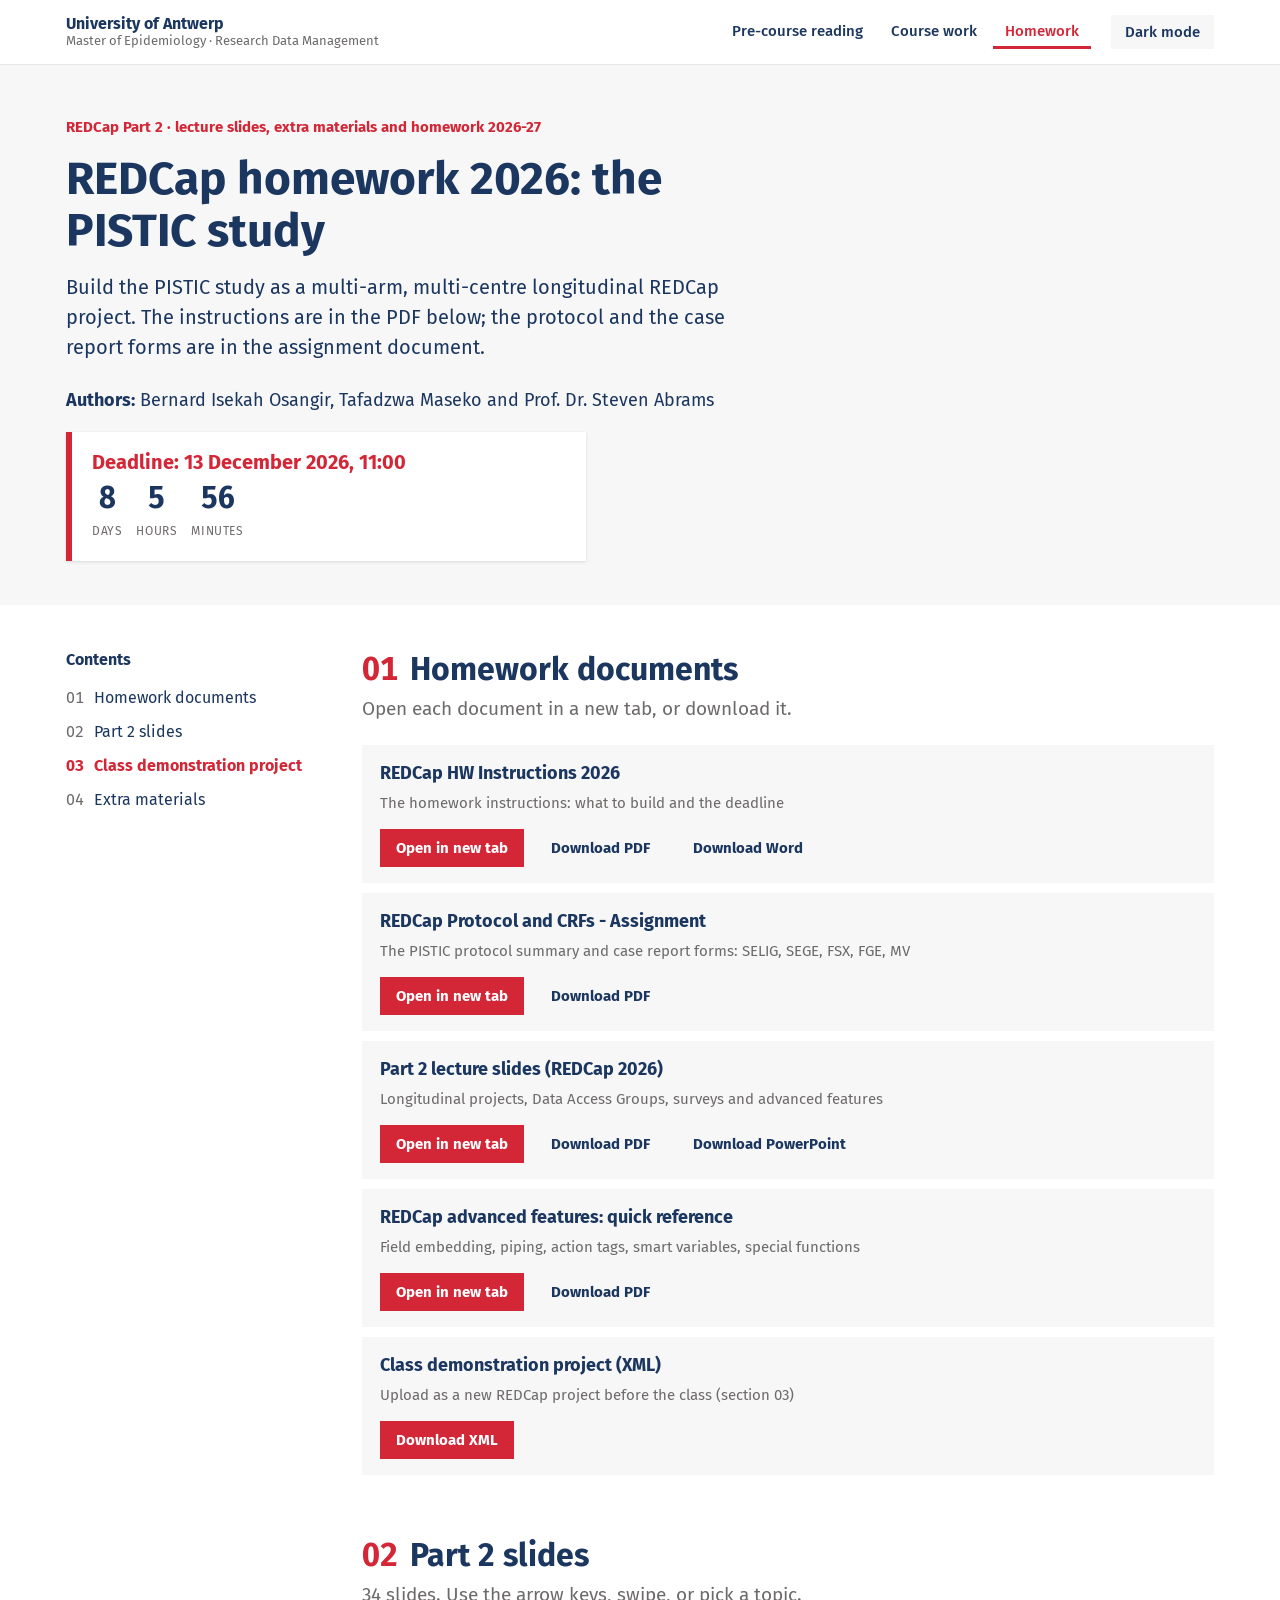
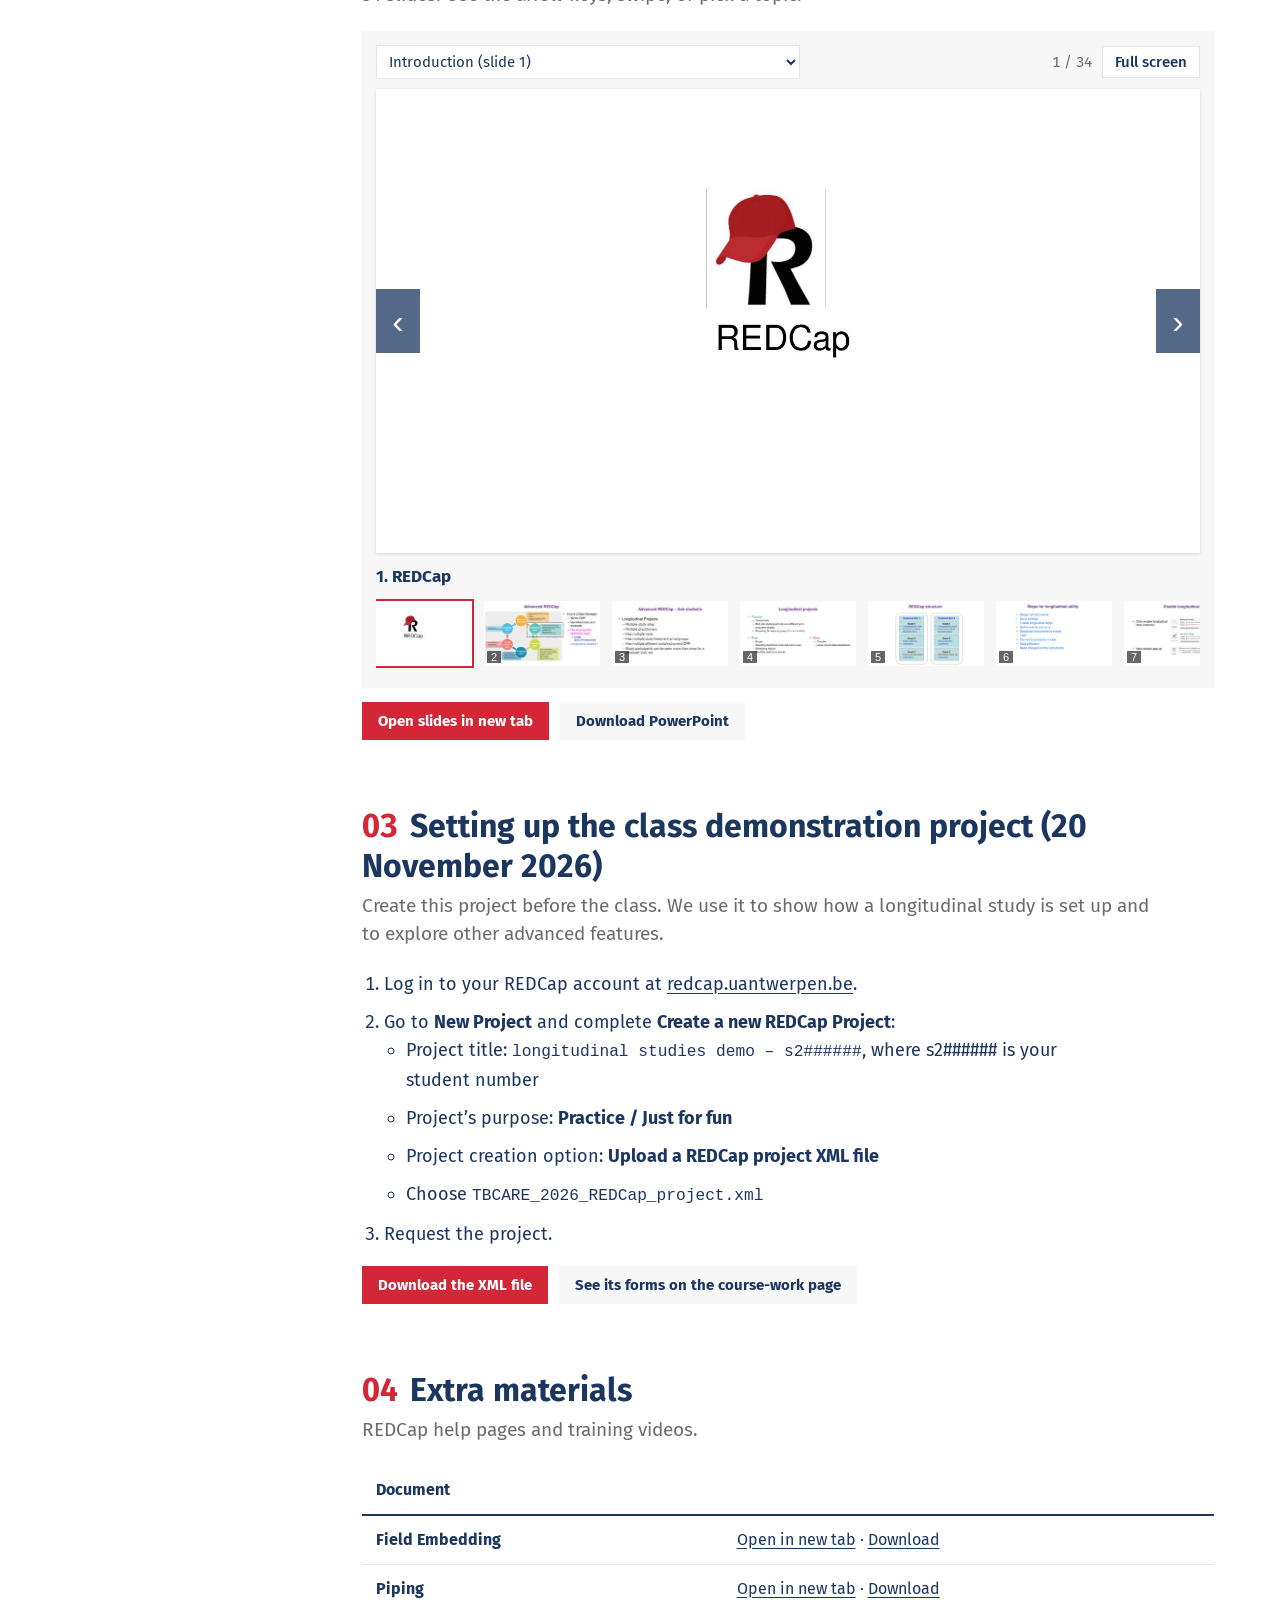
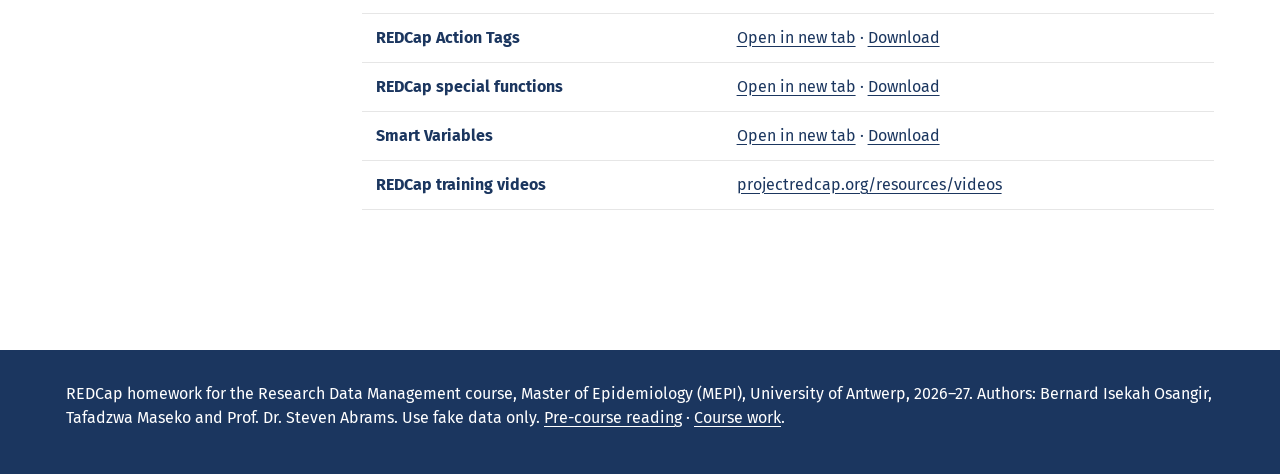
<file: homework/index.html>
<!doctype html>
<html lang="en">
<head>
<meta charset="utf-8">
<meta name="viewport" content="width=device-width, initial-scale=1">
<title>REDCap: Homework 2026-27</title>
<meta name="description" content="REDCap homework 2026-27 (PISTIC) for the Research Data Management course, Master of Epidemiology, University of Antwerp: instructions, protocol and CRFs, Part 2 slides, class demonstration project and extra materials.">
<link rel="preconnect" href="https://fonts.googleapis.com">
<link rel="preconnect" href="https://fonts.gstatic.com" crossorigin>
<link href="https://fonts.googleapis.com/css2?family=Fira+Sans:ital,wght@0,400;0,500;0,700;1,400&display=swap" rel="stylesheet">
<style>
/* Colours and type follow uantwerpen.be: navy text, red accent, light-grey panels.
   UAntwerp uses ITC Officina Sans (licensed); Fira Sans is the closest free match. */
:root{
  --navy:#1B365F; --red:#D32737; --grey:#6D6A6A; --panel:#F7F7F7; --line:#E6E6E6; --white:#ffffff; --link:#1B365F;
  /* aliases used by the inline diagrams */
  --bg:var(--white); --surface:var(--white); --surface-2:var(--panel); --text:var(--navy); --muted:var(--grey);
  --accent:var(--navy); --accent-soft:var(--panel); --accent-2:var(--red); --accent-2-soft:var(--panel); --gold:var(--navy); --gold-soft:var(--panel);
  --footer-bg:#1B365F; --footer-text:#ffffff; --ok:#1E7B4F; --ok-soft:#E5F3EC; --bad-soft:#FBE9EB;
}
/* Dark mode: same navy/red identity, light text on deep navy */
@media (prefers-color-scheme: dark){
  :root:not([data-theme="light"]){
    --navy:#E6ECF4; --red:#FF6B74; --grey:#A9B4C2; --panel:#17263C; --line:#2A3C57; --white:#0E1A2B; --link:#E6ECF4;
    --footer-bg:#08111D; --footer-text:#E6ECF4; --ok:#5FD39A; --ok-soft:#173A2C; --bad-soft:#3E1D24;
  }
}
:root[data-theme="dark"]{
  --navy:#E6ECF4; --red:#FF6B74; --grey:#A9B4C2; --panel:#17263C; --line:#2A3C57; --white:#0E1A2B; --link:#E6ECF4;
  --footer-bg:#08111D; --footer-text:#E6ECF4; --ok:#5FD39A; --ok-soft:#173A2C; --bad-soft:#3E1D24;
}
*{box-sizing:border-box}
html{scroll-behavior:smooth}
body{margin:0;background:var(--white);color:var(--navy);font:18px/28px "Fira Sans",Helvetica,Arial,sans-serif;-webkit-font-smoothing:antialiased}
a{color:var(--link);text-decoration:underline;text-underline-offset:3px}
a:hover{color:var(--red)}
.wrap{max-width:1180px;margin:0 auto;padding:0 16px}
.topbar{border-bottom:1px solid var(--line)}
.topbar .wrap{display:flex;align-items:center;gap:12px;height:64px;font-weight:700;font-size:16px;line-height:1.15}
.topbar .mark{width:30px;height:30px;background:var(--red);border-radius:4px;flex:none}
.topbar small{display:block;font-weight:400;color:var(--grey);font-size:13px}
.theme-toggle{margin-left:auto;font:500 15px "Fira Sans",Helvetica,Arial,sans-serif;background:var(--panel);color:var(--navy);border:0;padding:8px 14px;cursor:pointer}
.theme-toggle:hover{color:var(--red)}
.sitenav{display:flex;gap:4px;margin-left:auto}
.sitenav a{font-size:15px;font-weight:500;text-decoration:none;color:var(--navy);padding:8px 12px}
.sitenav a[aria-current="page"]{color:var(--red);box-shadow:inset 0 -3px 0 var(--red)}
.sitenav a:hover{color:var(--red)}
.sitenav + .theme-toggle{margin-left:8px}
@media (max-width:560px){.sitenav a{padding:8px 6px;font-size:14px}}
/* Practice quiz */
.pq{background:var(--panel);padding:24px;margin:8px 0 36px;max-width:76ch}
.pq-top{display:flex;flex-wrap:wrap;justify-content:space-between;gap:8px;font-size:15px;color:var(--grey);margin-bottom:10px}
.pq-top b{color:var(--navy)}
.pq-bar{height:6px;background:var(--line);margin-bottom:20px}
.pq-bar span{display:block;height:100%;width:0;background:var(--red);transition:width .4s ease}
.pq-card{transition:opacity .35s ease, transform .35s ease}
.pq-card.out{opacity:0;transform:translateY(-12px)}
.pq-card.in{opacity:0;transform:translateY(12px)}
.pq-q{font-size:21px;line-height:30px;font-weight:700;margin:0 0 16px}
.pq-opts{display:grid;gap:10px}
.pq-opt{text-align:left;font:inherit;font-size:17px;line-height:25px;color:var(--navy);background:var(--white);border:2px solid transparent;padding:12px 16px;cursor:pointer}
.pq-opt:hover:not(:disabled){border-color:var(--navy)}
.pq-opt:disabled{cursor:default}
.pq-opt.correct{border-color:var(--ok);background:var(--ok-soft)}
.pq-opt.wrong{border-color:var(--red);background:var(--bad-soft)}
.pq-fb{margin-top:16px;padding:14px 16px;background:var(--white);font-size:17px;line-height:26px}
.pq-fb[hidden]{display:none}
.pq-fb .yay{display:inline-block;font-size:26px;font-weight:700;color:var(--ok);animation:pop .5s ease}
.pq-fb .nope{font-weight:700;color:var(--red)}
.pq-btn{font:700 16px "Fira Sans",Helvetica,Arial,sans-serif;background:var(--red);color:#fff;border:0;padding:11px 20px;cursor:pointer;margin-top:14px}
.pq-btn:hover{filter:brightness(1.08)}
.pq-end{text-align:center;padding:12px 0}
.pq-end .big{font-size:40px;line-height:48px;font-weight:700;margin:6px 0}
.pq-end .score{font-size:20px;margin:0 0 6px}
@keyframes pop{0%{transform:scale(.4);opacity:0}70%{transform:scale(1.15);opacity:1}100%{transform:scale(1)}}
@media (prefers-reduced-motion: reduce){.pq-card,.pq-bar span{transition:none}.pq-fb .yay{animation:none}}
header.hero{background:var(--panel)}
.hero .wrap{padding-top:48px;padding-bottom:44px}
.eyebrow{font-weight:700;font-size:15px;color:var(--red);margin:0 0 12px}
h1{font-size:clamp(32px,4.6vw,46px);line-height:1.12;font-weight:700;margin:0 0 16px;max-width:24ch}
.lede{font-size:20px;line-height:30px;max-width:62ch;margin:0 0 24px}
.meta{display:flex;flex-wrap:wrap;gap:6px 26px;font-size:16px;line-height:24px}
.meta b{font-weight:700}
.authors{font-size:18px;margin:0 0 14px}
.layout{display:grid;grid-template-columns:240px minmax(0,1fr);gap:56px;padding-top:44px;padding-bottom:80px}
nav.toc{position:sticky;top:20px;align-self:start;font-size:16px;line-height:22px;max-height:calc(100vh - 40px);overflow:auto}
nav.toc p{font-weight:700;margin:0 0 10px}
nav.toc ol{list-style:none;margin:0;padding:0;counter-reset:t}
nav.toc li{counter-increment:t;margin:0}
nav.toc a{display:flex;gap:10px;padding:6px 0;color:var(--navy);text-decoration:none}
nav.toc a::before{content:counter(t,decimal-leading-zero);color:var(--grey);font-variant-numeric:tabular-nums}
nav.toc a:hover,nav.toc a.active{color:var(--red)}
nav.toc a.active{font-weight:700}
nav.toc a.active::before{color:var(--red)}
main{min-width:0}
section{margin-bottom:60px;scroll-margin-top:16px}
h2{font-size:32px;line-height:40px;font-weight:700;margin:0 0 6px}
h2 .num{color:var(--red);margin-right:12px;font-variant-numeric:tabular-nums}
.sub{color:var(--grey);font-size:19px;margin:0 0 22px}
h3{font-size:22px;line-height:30px;font-weight:700;margin:32px 0 8px}
p{margin:0 0 16px;max-width:72ch}
ul,ol{max-width:70ch;padding-left:22px}
li{margin-bottom:6px}
strong,b{font-weight:700}
code{font-family:Consolas,"Courier New",monospace;font-size:.9em}
sup{line-height:0;vertical-align:super}
sup.cite a{font-weight:700;font-size:12px;text-decoration:none;padding:0 2px;color:var(--red)}
.callout{background:var(--panel);padding:20px 24px;margin:22px 0;max-width:76ch}
.callout-title{font-weight:700;font-size:18px;margin:0 0 6px}
.callout p:last-child,.callout ul:last-child{margin-bottom:0}
.grid{display:grid;gap:16px}
.g3{grid-template-columns:repeat(3,minmax(0,1fr))}
.g2{grid-template-columns:repeat(2,minmax(0,1fr))}
.card{background:var(--panel);padding:18px 20px}
.card h4{margin:0 0 6px;font-size:19px;font-weight:700}
.card p{font-size:16px;line-height:24px;margin:0}
figure{margin:28px 0;background:var(--panel);padding:24px}
figure svg{width:100%;height:auto;display:block}
figcaption{font-size:15px;line-height:22px;color:var(--grey);margin-top:12px}
.tablewrap{overflow-x:auto;margin:20px 0}
table{border-collapse:collapse;width:100%;font-size:16px;line-height:24px}
th,td{text-align:left;vertical-align:top;padding:12px 14px;border-bottom:1px solid var(--line)}
th{font-weight:700;white-space:nowrap;border-bottom:2px solid var(--navy)}
td:first-child{font-weight:700;white-space:nowrap}
.tag{display:inline-block;font-size:13px;font-weight:400;color:var(--grey)}
.sections{display:grid;gap:16px;margin:20px 0}
.sec{display:grid;grid-template-columns:48px minmax(0,1fr);gap:16px;background:var(--panel);padding:20px}
.sec .n{font-weight:700;font-size:30px;line-height:1;color:var(--red)}
.sec h4{font-size:20px;font-weight:700;margin:0 0 6px}
.sec p{font-size:17px;line-height:26px;margin:0 0 8px}
.sec .ex{font-size:16px;line-height:24px;background:var(--white);padding:12px 14px;margin-top:8px}
.sec .ex b{font-size:14px;color:var(--red)}
.checklist{list-style:none;padding:0;max-width:72ch}
.checklist li{display:flex;gap:12px;align-items:flex-start;padding:12px 14px;background:var(--panel);margin-bottom:8px}
.checklist input{margin-top:6px;width:18px;height:18px;accent-color:var(--red);flex:none}
.checklist label{cursor:pointer}
.checklist input:checked + label{color:var(--grey);text-decoration:line-through}
details{background:var(--panel);margin-bottom:8px;max-width:76ch}
summary{cursor:pointer;padding:14px 18px;font-weight:700;list-style:none;display:flex;gap:10px}
summary::-webkit-details-marker{display:none}
summary::before{content:"+";color:var(--red);font-weight:700;width:12px;flex:none}
details[open] summary::before{content:"\2013"}
details .ans{padding:0 18px 16px 40px;font-size:17px;line-height:26px}
details .ans p{margin-bottom:8px}
dl.gloss{display:grid;grid-template-columns:minmax(150px,220px) minmax(0,1fr);gap:10px 22px;max-width:80ch}
dl.gloss dt{font-weight:700}
dl.gloss dd{margin:0;font-size:17px;line-height:26px}
ol.refs{font-size:16px;line-height:24px;max-width:none;padding-left:28px}
ol.refs li{margin-bottom:10px;scroll-margin-top:16px;overflow-wrap:anywhere}
ol.refs li:target{background:var(--panel)}
footer{background:var(--footer-bg);color:var(--footer-text);font-size:16px;line-height:24px;padding:32px 0 44px}
footer a{color:var(--footer-text)}
pre{background:var(--panel);padding:14px 16px;overflow-x:auto;font-size:15px;line-height:22px;margin:0 0 18px;max-width:76ch}
pre code{font-size:inherit}
@media (max-width:900px){
  .layout{grid-template-columns:minmax(0,1fr);gap:20px}
  nav.toc{position:static;max-height:none;background:var(--panel);padding:16px}
  .g3,.g2{grid-template-columns:minmax(0,1fr)}
}
@media (max-width:560px){
  body{font-size:17px;line-height:26px}
  .lede{font-size:18px;line-height:27px}
  h2{font-size:27px;line-height:34px}
  .sec{grid-template-columns:minmax(0,1fr);gap:6px}
  dl.gloss{grid-template-columns:minmax(0,1fr);gap:2px}
  dl.gloss dd{margin-bottom:10px}
}
@media print{nav.toc,.topbar{display:none}.layout{display:block}}

/* ---- course-work page additions ---- */
.sitenav{display:flex;gap:4px;margin-left:auto}
.sitenav a{font-size:15px;font-weight:500;text-decoration:none;color:var(--navy);padding:8px 12px}
.sitenav a[aria-current="page"]{color:var(--red);box-shadow:inset 0 -3px 0 var(--red)}
.sitenav + .theme-toggle{margin-left:8px}
.steps{display:grid;grid-template-columns:repeat(3,minmax(0,1fr));gap:14px;margin:8px 0 20px}
.step{display:flex;gap:14px;background:var(--panel);padding:16px 18px}
.step .n{flex:none;width:34px;height:34px;border-radius:50%;background:var(--red);color:#fff;font-weight:700;display:grid;place-items:center}
.step h4{margin:2px 0 4px;font-size:18px}.step p{margin:0;font-size:15px;line-height:22px}
.callout.warn{background:var(--bad-soft)}
.btn{display:inline-block;font:700 15px "Fira Sans",Helvetica,Arial,sans-serif;background:var(--red);color:#fff;border:0;padding:10px 16px;text-decoration:none;cursor:pointer;margin:0 6px 6px 0}
.btn:hover{color:#fff;filter:brightness(1.08)}
.btn.ghost{background:var(--panel);color:var(--navy)}
.btn.ghost:hover{color:var(--red)}
.btn:disabled{opacity:.6;cursor:wait}
.dl{margin-top:14px}
/* slide viewer */
.viewer{background:var(--panel);padding:14px;outline:none}
.viewer:focus-visible{box-shadow:0 0 0 3px var(--red)}
.viewer:fullscreen{background:#111;display:flex;flex-direction:column;justify-content:center;padding:20px}
.viewer:fullscreen .vtitle,.viewer:fullscreen .vcount{color:#eee}
.vbar{display:flex;flex-wrap:wrap;gap:10px;align-items:center;margin-bottom:10px}
.vbar select{font:inherit;font-size:15px;padding:6px 8px;background:var(--white);color:var(--navy);border:1px solid var(--line);max-width:100%}
.vcount{font-size:15px;color:var(--grey);margin-left:auto;font-variant-numeric:tabular-nums}
.vbtn{font:500 15px "Fira Sans",Helvetica,Arial,sans-serif;background:var(--white);color:var(--navy);border:1px solid var(--line);padding:6px 12px;cursor:pointer}
.vstage{position:relative}
.vstage img{display:block;width:100%;height:auto;aspect-ratio:16/9;background:#fff;box-shadow:0 1px 3px rgba(0,0,0,.15)}
.viewer:fullscreen .vstage img{max-height:80vh;width:auto;margin:0 auto}
.vnav{position:absolute;top:50%;transform:translateY(-50%);width:44px;height:64px;border:0;background:rgba(27,54,95,.75);color:#fff;font-size:34px;line-height:1;cursor:pointer}
.vnav:hover{background:var(--red)}
.vnav.prev{left:0}.vnav.next{right:0}
.vtitle{font-weight:700;margin:10px 0 8px;font-size:17px}
.thumbs{display:flex;gap:8px;overflow-x:auto;padding-bottom:6px;scrollbar-width:thin}
.thumb{flex:none;width:120px;border:2px solid transparent;padding:0;background:none;cursor:pointer;position:relative}
.thumb img{display:block;width:100%;height:auto}
.thumb span{position:absolute;left:3px;bottom:3px;background:rgba(0,0,0,.6);color:#fff;font-size:11px;padding:0 4px}
.thumb.on{border-color:var(--red)}
/* roadmap */
ol.road{list-style:none;padding:0;display:grid;grid-template-columns:repeat(4,minmax(0,1fr));gap:14px;counter-reset:r;max-width:none}
ol.road li{counter-increment:r;background:var(--panel);padding:16px 16px 14px;position:relative;border-top:4px solid var(--navy)}
ol.road li::before{content:counter(r);display:block;font-size:28px;font-weight:700;color:var(--navy);margin-bottom:4px}
ol.road li.hot{border-top-color:var(--red)}ol.road li.hot::before{color:var(--red)}
ol.road li.ok{border-top-color:var(--ok)}ol.road li.ok::before{color:var(--ok)}
ol.road b{display:block;font-size:17px}ol.road span{font-size:14px;color:var(--grey)}
/* tables */
.tablewrap.tall{max-height:520px;overflow:auto;border:1px solid var(--line)}
.tablewrap.tall thead th{position:sticky;top:0;background:var(--white);z-index:1}
table.dd{font-size:13.5px;line-height:19px}
table.dd td,table.dd th{padding:7px 9px}
table.dd td:first-child{white-space:nowrap}
td.mono,table.dd code{font-family:Consolas,"Courier New",monospace;font-size:12.5px}
.ft{display:inline-block;background:var(--panel);padding:0 6px;font-size:12px}
tr.t-calc .ft{background:var(--accent-2-soft);color:var(--red);font-weight:700}
.idf{color:var(--red);font-weight:700}.req{color:var(--red);font-weight:700}
.filters{display:flex;flex-wrap:wrap;gap:14px;align-items:center;margin:4px 0 10px;font-size:15px}
.filters select,.filters input{font:inherit;font-size:15px;padding:6px 8px;border:1px solid var(--line);background:var(--white);color:var(--navy)}
.filters .count{color:var(--grey)}
table.matrix{font-size:14px;width:auto}
table.matrix th,table.matrix td{padding:6px 9px;text-align:center;white-space:nowrap}
table.matrix td:first-child{text-align:left}
table.matrix th.arm{border-bottom:1px solid var(--line)}
table.matrix .sep{border-left:2px solid var(--navy)}
.c{color:var(--ok);font-weight:700}.s{color:#1E88C8;font-weight:700}.r{color:var(--red);font-weight:700}
.note{font-size:14px;color:var(--grey)}
.stats{display:grid;grid-template-columns:repeat(6,minmax(0,1fr));gap:10px;margin:0 0 16px}
.stats div{background:var(--panel);padding:12px}
.stats b{display:block;font-size:24px;color:var(--red)}.stats span{font-size:13px;color:var(--grey)}
/* tabs + pdf */
.tabs{display:flex;gap:4px;flex-wrap:wrap}
.tab{font:700 15px "Fira Sans",Helvetica,Arial,sans-serif;background:var(--panel);color:var(--navy);border:0;padding:10px 16px;cursor:pointer}
.tab.active{background:var(--navy);color:var(--white)}
.pdfwrap{background:var(--panel);padding:8px}
.pdfwrap iframe{width:100%;height:720px;border:0;background:#fff;display:block}
.forms{margin-top:18px}
.crfhow{margin-bottom:14px}.crfhow .card p{font-size:15px;line-height:22px}
.xmlcard{border-top:4px solid var(--red)}.xmlcard ol{padding-left:20px;margin:6px 0}.xmlcard li{margin-bottom:6px;font-size:15px}
ul.ticks{list-style:none;padding:0;margin:6px 0}ul.ticks li{padding-left:22px;position:relative;font-size:15px;line-height:22px;margin-bottom:4px}
ul.ticks li::before{content:"¹3";position:absolute;left:0;color:var(--ok);font-weight:700}
/* linkage */
.link-diagram{display:grid;grid-template-columns:1fr auto 1fr auto 1fr;gap:10px;align-items:center}
.lbox{padding:16px;color:#fff;min-height:110px}.lbox b{display:block;font-size:17px;margin-bottom:4px}.lbox span{font-size:14px;line-height:20px}
.lbox.blue{background:#1E88C8}.lbox.dark{background:#41464C}.lbox.amber{background:#FDF3E1;color:#5a3a00}
.larrow{font-size:28px;color:var(--grey)}
/* build list */
ol.buildlist{max-width:76ch}ol.buildlist li{margin-bottom:10px}
/* R */
.status{font-weight:700;margin:6px 0 0}.status.busy{color:#B26A00}.status.ok{color:var(--ok)}.status.err{color:var(--red)}
.rex{background:var(--panel);padding:18px 20px;margin:0 0 22px}
.rex h3{margin:0 0 6px}
.rex textarea{width:100%;font:13.5px/1.5 Consolas,"Courier New",monospace;background:#1E2433;color:#E6EAF2;border:0;padding:12px 14px;resize:vertical;tab-size:2}
.rbar{display:flex;align-items:center;gap:6px;margin-top:8px}
.rtime{font-size:13px;color:var(--grey)}
.rout{background:var(--white);margin:10px 0 0;max-width:none;white-space:pre;font-size:13px;line-height:18px;max-height:420px;overflow:auto}
.rplot canvas{max-width:100%;height:auto;background:#fff;margin-top:10px}
details.eq{background:var(--white);margin:6px 0 10px;max-width:none}
details.eq summary{font-size:15px;padding:8px 12px}
details.eq pre{margin:0 12px 12px;max-width:none}
/* packages */
.pkgs{display:grid;grid-template-columns:repeat(2,minmax(0,1fr));gap:16px}
.pkg{background:var(--panel);padding:18px 20px}
.pkg h4{margin:0 0 6px;font-size:20px}.pkg p{font-size:15px;line-height:23px}
.pkg pre{background:var(--white);font-size:13px;line-height:19px;max-width:none}
.pkg .links{font-size:14px;margin:0}
.warnline{color:var(--red);font-weight:700}
@media (max-width:900px){.steps,.pkgs{grid-template-columns:minmax(0,1fr)}ol.road{grid-template-columns:repeat(2,minmax(0,1fr))}
  .stats{grid-template-columns:repeat(3,minmax(0,1fr))}.link-diagram{grid-template-columns:1fr}.larrow{transform:rotate(90deg);text-align:center}
  .sitenav a{padding:8px 6px;font-size:14px}.topbar .wrap{height:auto;min-height:64px;flex-wrap:wrap;padding-top:8px;padding-bottom:8px}}
@media (max-width:560px){.pdfwrap iframe{height:480px}.thumb{width:90px}.vnav{width:34px;height:48px;font-size:26px}}

/* ---- homework page ---- */
.deadline{display:grid;grid-template-columns:auto 1fr;gap:6px 22px;align-items:center;background:var(--white);border-left:6px solid var(--red);padding:16px 20px;margin-top:18px;max-width:520px;box-shadow:0 1px 3px rgba(0,0,0,.12)}
.deadline .dl-date{grid-column:1/-1;font-size:20px;font-weight:700;color:var(--red)}
.deadline .cd{display:flex;gap:14px}
.deadline .cd div{text-align:center}.deadline .cd b{display:block;font-size:30px;color:var(--navy);font-variant-numeric:tabular-nums;line-height:1.1}
.deadline .cd span{font-size:12px;color:var(--grey);text-transform:uppercase;letter-spacing:.05em}
.docrow{background:var(--panel);padding:14px 18px;margin:0 0 10px}
.docrow h4{margin:0 0 2px;font-size:18px}.docrow p{margin:0;font-size:15px;color:var(--grey)}
.docrow .dlb{margin-top:10px}.docrow .dlb .btn{margin:2px 6px 2px 0}
@media (max-width:900px){.deadline .cd b{font-size:24px}.docrow .dlb .btn{margin:2px 6px 2px 0}}
</style>
</head>
<body>
<div class="topbar"><div class="wrap"><span>University of Antwerp<small>Master of Epidemiology · Research Data Management</small></span>
  <nav class="sitenav" aria-label="Site"><a href="../">Pre-course reading</a><a href="../coursework/">Course work</a><a href="./" aria-current="page">Homework</a></nav>
  <button class="theme-toggle" type="button" id="themeToggle" aria-label="Switch between light and dark mode">Dark mode</button></div></div>

<header class="hero">
  <div class="wrap">
    <p class="eyebrow">REDCap Part 2 · lecture slides, extra materials and homework 2026-27</p>
    <h1>REDCap homework 2026: the PISTIC study</h1>
    <p class="lede">Build the PISTIC study as a multi-arm, multi-centre longitudinal REDCap project. The instructions are in the PDF below; the protocol and the case report forms are in the assignment document.</p>
    <p class="authors"><b>Authors:</b> Bernard Isekah Osangir, Tafadzwa Maseko and Prof. Dr. Steven Abrams</p>
    <div class="deadline" role="note" aria-label="Deadline">
      <span class="dl-date">Deadline: 13 December 2026, 11:00</span>
      <div class="cd" id="countdown"><div><b id="cd-d">–</b><span>days</span></div><div><b id="cd-h">–</b><span>hours</span></div><div><b id="cd-m">–</b><span>minutes</span></div></div>
    </div>
  </div>
</header>

<div class="wrap layout">
  <nav class="toc" aria-label="Contents">
    <p>Contents</p>
    <ol>
      <li><a href="#documents">Homework documents</a></li>
      <li><a href="#slides">Part 2 slides</a></li>
      <li><a href="#demo">Class demonstration project</a></li>
      <li><a href="#extra">Extra materials</a></li>
    </ol>
  </nav>
  <main>

  <section id="documents">
    <h2><span class="num">01</span>Homework documents</h2>
    <p class="sub">Open each document in a new tab, or download it.</p>
    <div class="docrow"><div><h4>REDCap HW Instructions 2026</h4><p>The homework instructions: what to build and the deadline</p></div><div class="dlb"><a class="btn" href="docs/REDCap_HW_Instructions_2026.pdf" target="_blank" rel="noopener">Open in new tab</a> <a class="btn ghost" href="docs/REDCap_HW_Instructions_2026.pdf" download>Download PDF</a> <a class="btn ghost" href="docs/REDCap_HW_Instructions_2026.docx" download>Download Word</a></div></div>
<div class="docrow"><div><h4>REDCap Protocol and CRFs - Assignment</h4><p>The PISTIC protocol summary and case report forms: SELIG, SEGE, FSX, FGE, MV</p></div><div class="dlb"><a class="btn" href="docs/REDCap_Protocol_and_CRFs_Assignment.pdf" target="_blank" rel="noopener">Open in new tab</a> <a class="btn ghost" href="docs/REDCap_Protocol_and_CRFs_Assignment.pdf" download>Download PDF</a></div></div>
<div class="docrow"><div><h4>Part 2 lecture slides (REDCap 2026)</h4><p>Longitudinal projects, Data Access Groups, surveys and advanced features</p></div><div class="dlb"><a class="btn" href="docs/Part2_REDCap_2026.pdf" target="_blank" rel="noopener">Open in new tab</a> <a class="btn ghost" href="docs/Part2_REDCap_2026.pdf" download>Download PDF</a> <a class="btn ghost" href="docs/Part2_REDCap_2026.pptx" download>Download PowerPoint</a></div></div>
<div class="docrow"><div><h4>REDCap advanced features: quick reference</h4><p>Field embedding, piping, action tags, smart variables, special functions</p></div><div class="dlb"><a class="btn" href="docs/REDCap_Advanced_Features_Quick_Reference_2026.pdf" target="_blank" rel="noopener">Open in new tab</a> <a class="btn ghost" href="docs/REDCap_Advanced_Features_Quick_Reference_2026.pdf" download>Download PDF</a></div></div>
<div class="docrow"><div><h4>Class demonstration project (XML)</h4><p>Upload as a new REDCap project before the class (section 03)</p></div><div class="dlb"><a class="btn" href="docs/TBCARE_2026_REDCap_project.xml" download>Download XML</a></div></div>

  </section>

  <section id="slides">
    <h2><span class="num">02</span>Part 2 slides</h2>
    <p class="sub">34 slides. Use the arrow keys, swipe, or pick a topic.</p>
    <div class="viewer" id="viewer" tabindex="0" aria-label="Slide viewer">
      <div class="vbar">
        <select id="vjump" aria-label="Jump to topic"></select>
        <span class="vcount" id="vcount">1 / 34</span>
        <button type="button" id="vfull" class="vbtn" aria-label="Full screen">Full screen</button>
      </div>
      <div class="vstage">
        <button type="button" class="vnav prev" id="vprev" aria-label="Previous slide">‹</button>
        <img id="vimg" src="slides/s01.jpg" alt="Slide 1">
        <button type="button" class="vnav next" id="vnext" aria-label="Next slide">›</button>
      </div>
      <p class="vtitle" id="vtitle"></p>
      <div class="thumbs" id="thumbs"></div>
    </div>
    <p class="dl"><a class="btn" href="docs/Part2_REDCap_2026.pdf" target="_blank" rel="noopener">Open slides in new tab</a> <a class="btn ghost" href="docs/Part2_REDCap_2026.pptx" download>Download PowerPoint</a></p>
  </section>

  <section id="demo">
    <h2><span class="num">03</span>Setting up the class demonstration project (20 November 2026)</h2>
    <p class="sub">Create this project before the class. We use it to show how a longitudinal study is set up and to explore other advanced features.</p>
    <ol class="buildlist">
      <li>Log in to your REDCap account at <a href="https://redcap.uantwerpen.be" target="_blank" rel="noopener">redcap.uantwerpen.be</a>.</li>
      <li>Go to <b>New Project</b> and complete <b>Create a new REDCap Project</b>:
        <ul><li>Project title: <code>longitudinal studies demo – s2######</code>, where s2###### is your student number</li>
        <li>Project’s purpose: <b>Practice / Just for fun</b></li>
        <li>Project creation option: <b>Upload a REDCap project XML file</b></li>
        <li>Choose <code>TBCARE_2026_REDCap_project.xml</code></li></ul></li>
      <li>Request the project.</li>
    </ol>
    <p class="dl"><a class="btn" href="docs/TBCARE_2026_REDCap_project.xml" download>Download the XML file</a> <a class="btn ghost" href="../coursework/#crfs">See its forms on the course-work page</a></p>
  </section>

  <section id="extra">
    <h2><span class="num">04</span>Extra materials</h2>
    <p class="sub">REDCap help pages and training videos.</p>
    <div class="tablewrap"><table>
      <thead><tr><th>Document</th><th></th></tr></thead>
      <tbody>
        <tr><td>Field Embedding</td><td><a href="docs/Field_Embedding.pdf" target="_blank" rel="noopener">Open in new tab</a> · <a href="docs/Field_Embedding.pdf" download>Download</a></td></tr><tr><td>Piping</td><td><a href="docs/Piping.pdf" target="_blank" rel="noopener">Open in new tab</a> · <a href="docs/Piping.pdf" download>Download</a></td></tr><tr><td>REDCap Action Tags</td><td><a href="docs/REDCap_Action_Tags.pdf" target="_blank" rel="noopener">Open in new tab</a> · <a href="docs/REDCap_Action_Tags.pdf" download>Download</a></td></tr><tr><td>REDCap special functions</td><td><a href="docs/REDCap_special_functions.pdf" target="_blank" rel="noopener">Open in new tab</a> · <a href="docs/REDCap_special_functions.pdf" download>Download</a></td></tr><tr><td>Smart Variables</td><td><a href="docs/Smart_Variables.pdf" target="_blank" rel="noopener">Open in new tab</a> · <a href="docs/Smart_Variables.pdf" download>Download</a></td></tr>
        <tr><td>REDCap training videos</td><td><a href="https://projectredcap.org/resources/videos/" target="_blank" rel="noopener">projectredcap.org/resources/videos</a></td></tr>
      </tbody></table></div>
  </section>

  </main>
</div>

<footer>
  <div class="wrap">
    REDCap homework for the Research Data Management course, Master of Epidemiology (MEPI), University of Antwerp, 2026–27. Authors: Bernard Isekah Osangir, Tafadzwa Maseko and Prof. Dr. Steven Abrams. Use fake data only. <a href="../">Pre-course reading</a> · <a href="../coursework/">Course work</a>.
  </div>
</footer>
<script>window.SLIDE_TITLES = ["REDCap", "Advanced REDCap", "Advanced REDCap – Ask students", "Longitudinal projects", "REDCap structure", "Steps for longitudinal utility", "Enable longitudinal", "Arms and events", "Data Access Groups (DAGs)", "Setting up DAGs", "Defining events", "Designate instruments to events", "Data entry in presence of arms", "Data entry - example", "Calendar", "Calendar – event status", "Branching logic", "Field embedding", "Piping", "Action tags", "Smart variables and special functions", "Surveys", "Public links vs Personal Invitation", "Manage survey participants", "Setting up the surveys", "Disabling surveys", "Statistics, charts and reports", "Practicals", "Extra materials", "Package ‘REDCapR’", "Mobile App", "Homework: PISTIC 2026", "End", "Setting up class demonstration project (20Nov2026)"];</script>
<script src="app.js"></script>
</body>
</html>
</file>
<file: shared/crf.css>
/* CRF browser (shared/crf.js). Uses the colour tokens of the page it is placed on. */
.crf .lab{font-weight:700;font-size:14px;color:var(--grey);text-transform:uppercase;letter-spacing:.04em;margin-right:6px}
.crf-visits{display:grid;grid-template-columns:auto minmax(0,1fr);gap:8px 12px;align-items:center;background:var(--panel);padding:12px 14px;margin-bottom:10px}
.crf-visits .chips{display:flex;flex-wrap:wrap;gap:6px}
.crf-visits .armlab{font-size:13.5px;font-weight:700;color:var(--navy)}
.vchip{font:500 14px "Fira Sans",Helvetica,Arial,sans-serif;background:var(--white);color:var(--navy);border:1px solid var(--line);padding:5px 10px;cursor:pointer}
.vchip:hover{border-color:var(--red)}
.vchip.on{background:var(--navy);color:var(--white);border-color:var(--navy)}
.crf-tools{display:flex;flex-wrap:wrap;gap:12px;align-items:center;margin:0 0 10px;font-size:15px}
.crf-tools .annt{display:flex;gap:6px;align-items:center;cursor:pointer}
.crf-tools .printbtn{margin-left:auto}
.crf-layout{display:grid;grid-template-columns:250px minmax(0,1fr);gap:16px;align-items:start}
.crf-list{display:flex;flex-direction:column;gap:4px;position:sticky;top:80px;max-height:calc(100vh - 100px);overflow:auto}
.crf-list .lhead{font-size:13px;color:var(--grey);margin:0 0 4px}
.fbtn{display:flex;gap:10px;align-items:center;text-align:left;background:var(--panel);border:0;border-left:4px solid transparent;padding:8px 10px;cursor:pointer;color:var(--navy);font:inherit}
.fbtn b{display:block;font-size:15px;line-height:19px}.fbtn small{font-size:12.5px;color:var(--grey)}
.fbtn:hover{border-left-color:var(--line)}
.fbtn.on{border-left-color:var(--red);background:var(--white);box-shadow:0 1px 3px rgba(0,0,0,.12)}
.fno{flex:none;display:inline-grid;place-items:center;min-width:34px;height:28px;background:var(--navy);color:#fff;font-weight:700;font-size:13px;padding:0 4px}
.fbtn.on .fno{background:var(--red)}
.crf-paper{background:var(--white);border:1px solid var(--line);padding:22px 26px;outline:none;min-width:0}
.crf-head{display:flex;gap:14px;border-bottom:3px solid var(--navy);padding-bottom:12px;margin-bottom:6px}
.crf-head .fno{min-width:48px;height:40px;font-size:17px}
.crf-head h3{margin:0 0 4px;font-size:22px}
.crf-head p{margin:0;font-size:14px;line-height:21px;color:var(--grey);max-width:none}
.crf-head p b{color:var(--navy)}
.crf-head .fnote{color:var(--navy);margin-top:6px;background:var(--panel);padding:6px 10px}
ol.qs{list-style:none;padding:0;margin:0;max-width:none}
ol.qs li{margin:0}
li.sh{background:var(--navy);color:#fff;font-weight:700;padding:6px 10px;margin:16px 0 4px;font-size:15px}
li.sh .pipe{background:rgba(255,255,255,.2);color:#fff}
li.q{border-bottom:1px solid var(--line);padding:10px 0}
li.q.has-cond{border-left:3px solid #1E88C8;padding-left:12px;margin-left:6px}
.cond{font-size:13.5px;color:#1565A0;margin-bottom:4px}
.cond span{display:inline-block;background:#E3F1FB;color:#1565A0;font-weight:700;padding:0 6px;margin-right:4px}
.qrow{display:flex;gap:8px}
.qn{flex:none;width:28px;font-weight:700;color:var(--red)}
.qbody{flex:1;min-width:0}
.ql{font-size:16px;line-height:23px}
.qnote{font-size:13.5px;color:var(--grey);margin-top:2px}
.qa{margin-top:6px}
.opts{display:flex;flex-direction:column;gap:3px;font-size:15px}
.opts.row{flex-direction:row;flex-wrap:wrap;gap:4px 18px}
.opt i{font-style:normal;margin-right:6px;color:var(--grey)}
.box{display:inline-block;min-width:140px;border:1px solid var(--grey);padding:2px 8px;font-size:12.5px;color:var(--grey);background:var(--panel)}
.box.wide{min-width:min(360px,100%)}.box.date{min-width:130px;letter-spacing:.05em}
.box.area{display:block;height:54px;width:100%}
.range{font-size:12.5px;color:var(--grey)}
.calc{display:inline-block;font-size:13px;font-weight:700;color:var(--red);background:var(--accent-2-soft);padding:2px 8px}
.slider{display:flex;align-items:center;gap:10px;font-size:13px;color:var(--grey);max-width:420px}
.slider b{flex:1;height:4px;background:var(--line);position:relative}
.slider b::after{content:"";position:absolute;left:50%;top:-6px;width:14px;height:14px;border-radius:50%;background:var(--navy)}
li.t-descriptive .ql{background:var(--panel);padding:10px 12px;overflow-x:auto}
li.t-descriptive td{white-space:normal}
.emb .box{min-width:70px}.emb .range{display:block;font-size:11.5px}
li.t-descriptive .qn{display:none}
li.t-descriptive table{width:100%;border-collapse:collapse;margin:6px 0 0;font-size:14px}
li.t-descriptive th,li.t-descriptive td{border:1px solid var(--line);padding:6px 8px;text-align:left;vertical-align:middle}
.emb{display:inline-block;border:2px dashed #1E88C8;padding:2px 6px;background:var(--white);white-space:nowrap}
.emb .opts{flex-direction:row;flex-wrap:nowrap;gap:2px 12px;white-space:nowrap}
.pipe{background:#FFF3C4;color:#6B4E00;padding:0 4px;border-radius:2px;font-weight:500;white-space:nowrap}
.tag{display:inline-block;font-size:11.5px;font-weight:700;padding:0 6px;margin:0 2px;vertical-align:2px;background:var(--panel);color:var(--grey);text-transform:uppercase;letter-spacing:.03em}
.tag.req{color:var(--red)}.tag.id{background:var(--bad-soft);color:var(--red)}
.tag.survey{background:#E3F1FB;color:#1565A0}.tag.rep{background:var(--accent-2-soft);color:var(--red)}
.tag.pipe-t{background:#FFF3C4;color:#6B4E00}.tag.emb-t{background:#E3F1FB;color:#1565A0}.tag.at{background:#E7F4EA;color:#1E6B34;text-transform:none}
table.mtx{width:100%;border-collapse:collapse;margin-top:6px;font-size:14.5px}
table.mtx th{font-size:12.5px;font-weight:700;text-align:center;padding:4px;vertical-align:bottom}
table.mtx td{border-top:1px solid var(--line);padding:6px 4px;text-align:center;color:var(--grey)}
table.mtx td:first-child{text-align:left;color:var(--navy)}
li.embedded-src{display:none;padding:4px 0}
/* REDCap build details: hidden until the reader asks for them */
.ann{display:none}
.crf.show-ann .ann{display:block;font-size:12.5px;color:#1E6B34;margin-top:4px}
.crf.show-ann code.ann{display:inline;margin-left:4px;font-size:11.5px;background:#E7F4EA;padding:0 4px}
.crf.show-ann li.embedded-src{display:block}
.crf.show-ann .ann code{font-family:Consolas,"Courier New",monospace;font-size:12.5px;color:#1E6B34;background:none;word-break:break-word}
[data-theme="dark"] .cond span{background:#173247;color:#9fd0f2}[data-theme="dark"] .cond{color:#9fd0f2}
[data-theme="dark"] .pipe,[data-theme="dark"] .tag.pipe-t{background:#4a3d12;color:#ffe69a}
[data-theme="dark"] .tag.survey,[data-theme="dark"] .tag.emb-t{background:#173247;color:#9fd0f2}
[data-theme="dark"] .tag.at,[data-theme="dark"] .crf.show-ann code.ann{background:#183a24;color:#9ee0b0}
[data-theme="dark"] .crf.show-ann .ann,[data-theme="dark"] .crf.show-ann .ann code{color:#9ee0b0}
@media (prefers-color-scheme:dark){:root:not([data-theme="light"]) .cond span{background:#173247;color:#9fd0f2}
  :root:not([data-theme="light"]) .pipe{background:#4a3d12;color:#ffe69a}}
@media (max-width:820px){.crf-visits{grid-template-columns:minmax(0,1fr)}.crf-list .lhead{display:none}.crf-layout{grid-template-columns:minmax(0,1fr)}.crf-list{position:static;flex-direction:row;overflow-x:auto;max-height:none}
  .fbtn{flex:none;width:200px}.crf-paper{padding:16px 14px}.crf-tools .printbtn{margin-left:0}}
/* print window */
body.crf-print{background:#fff;padding:20px}
@media print{.crf-paper{border:0;padding:0}li.q{break-inside:avoid}}
</file>
